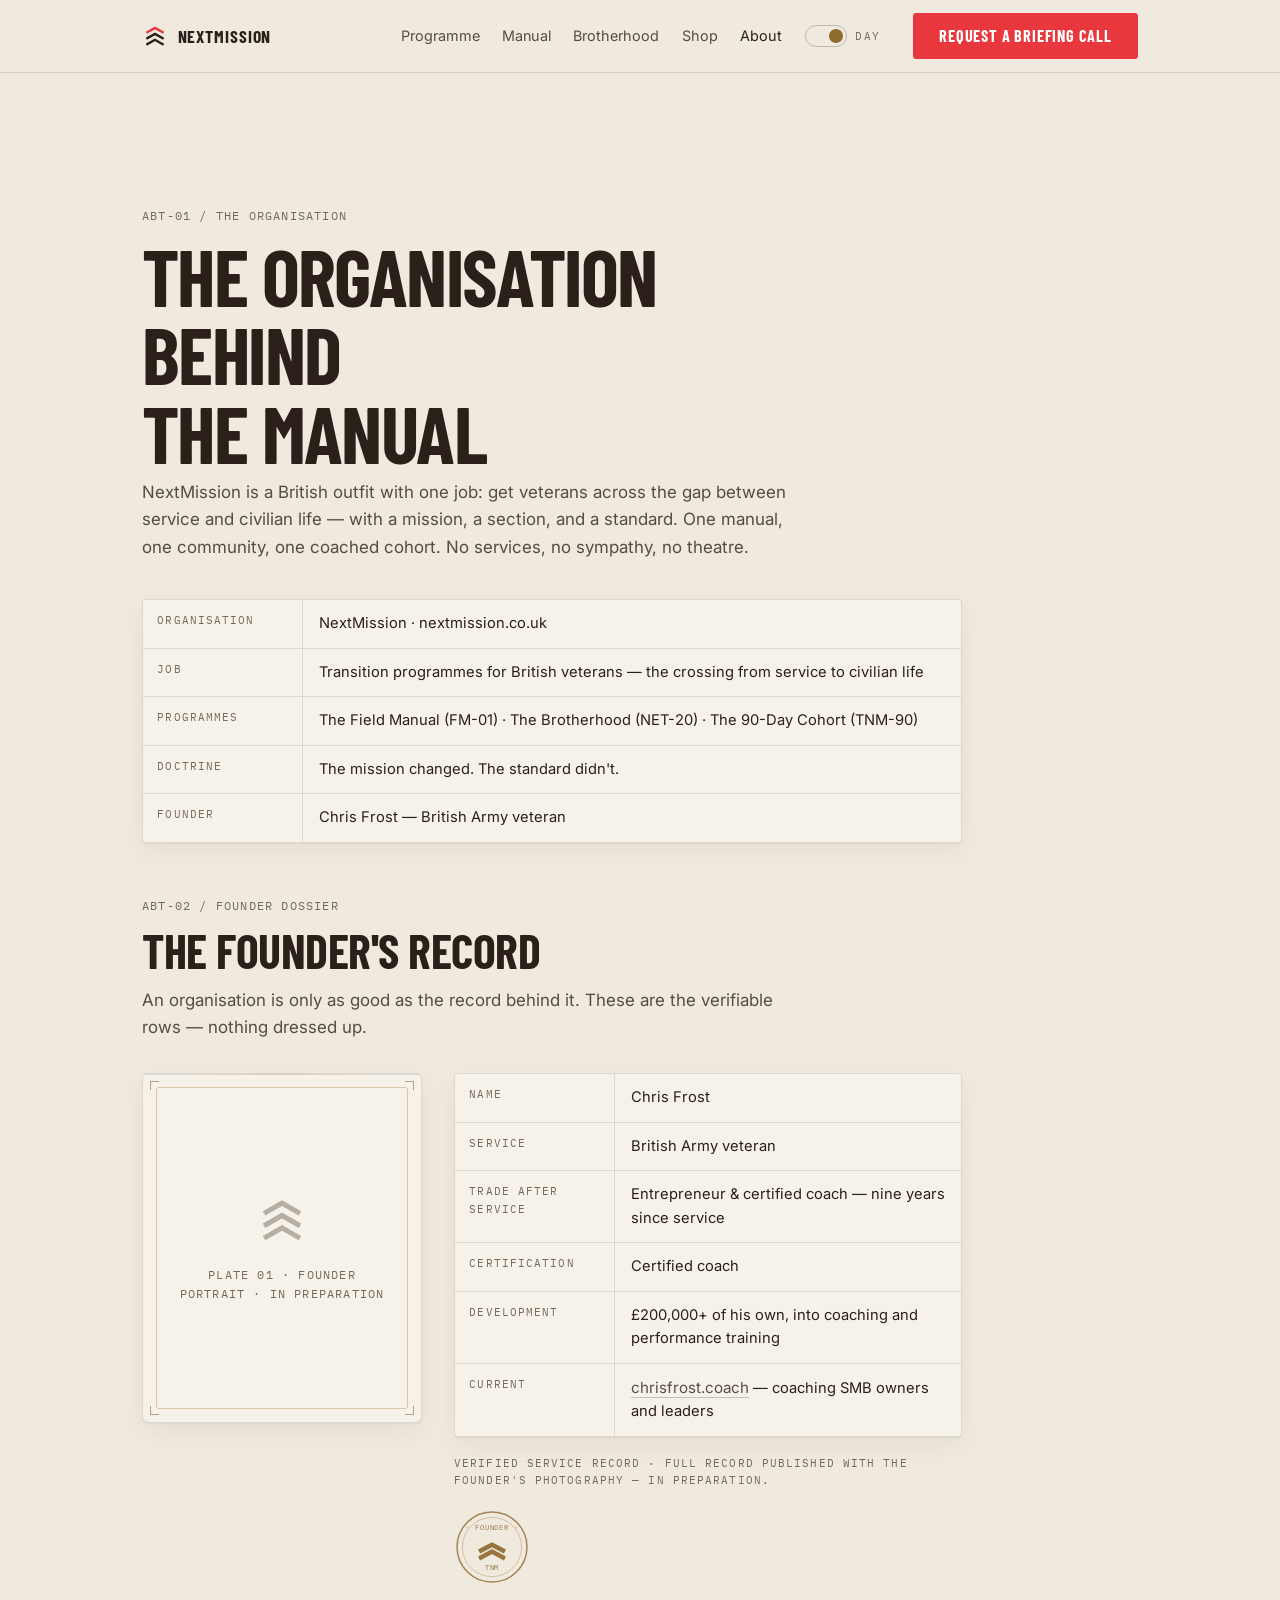
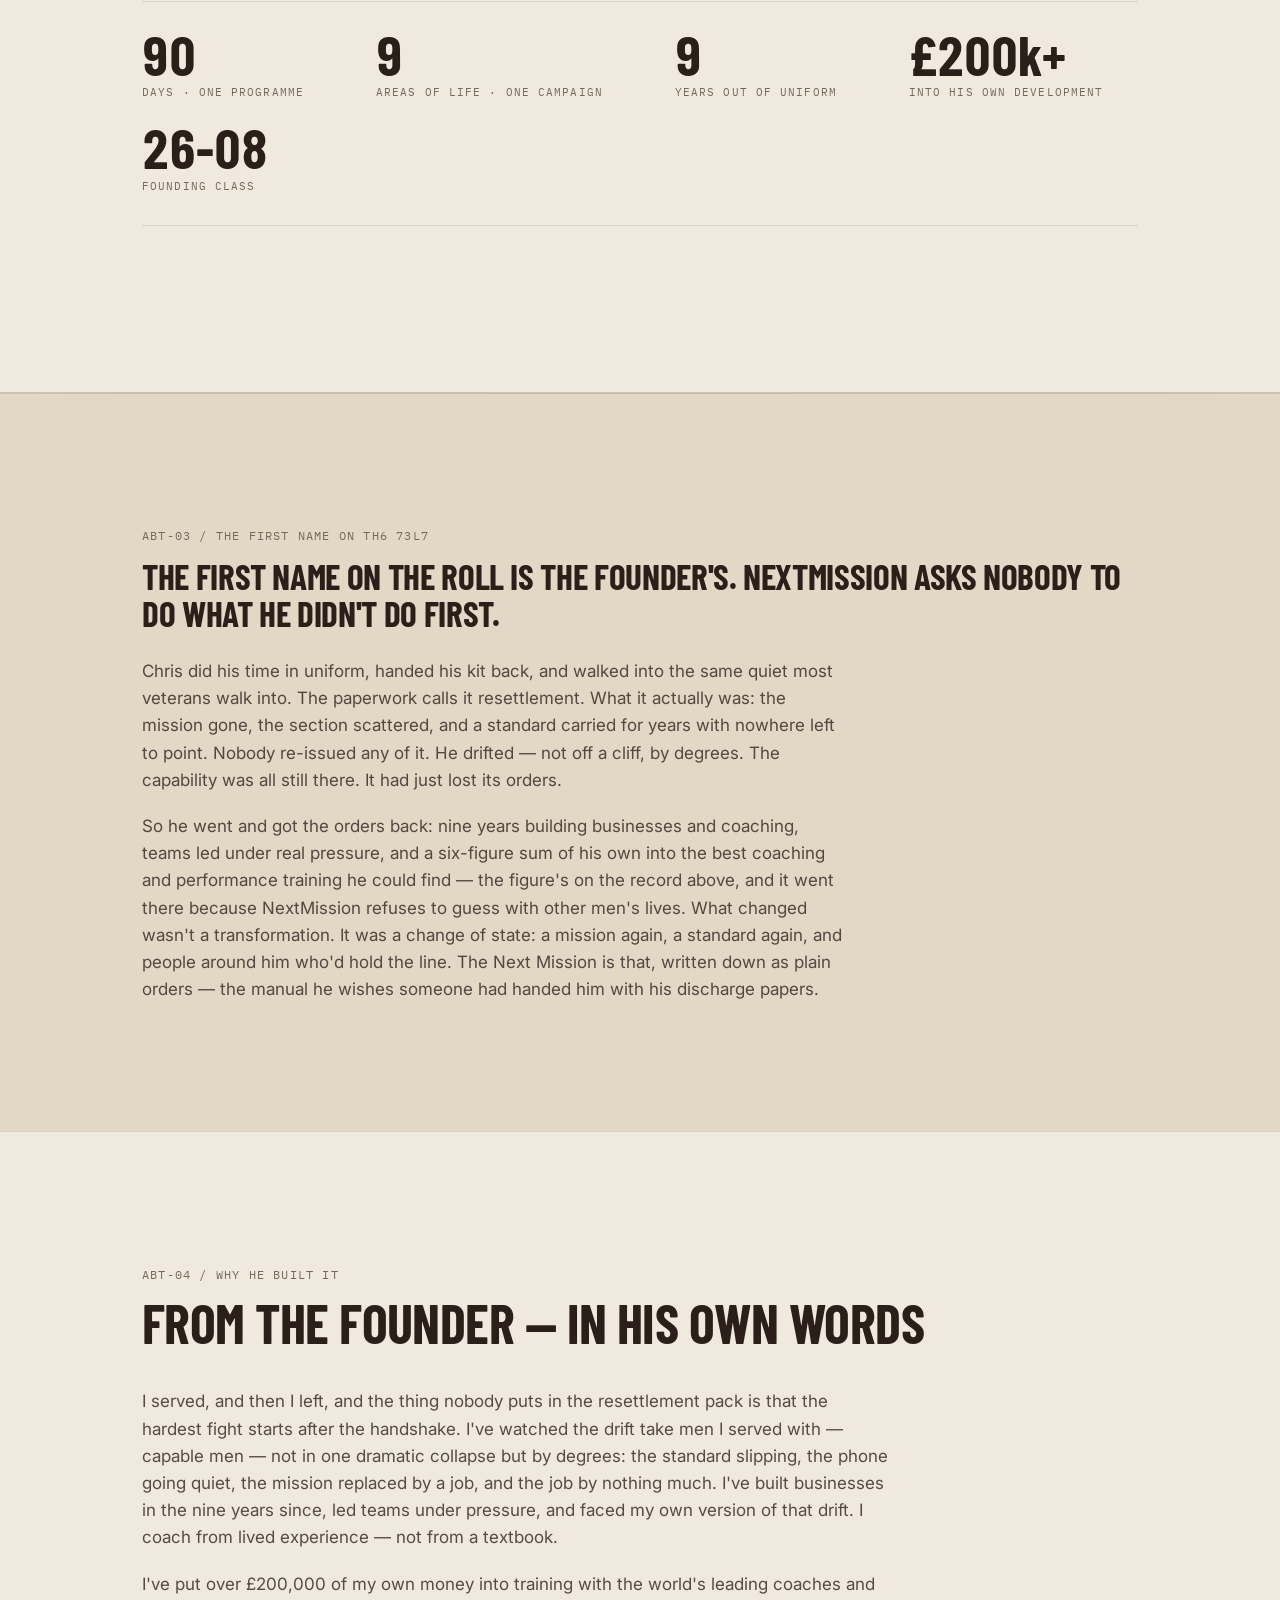
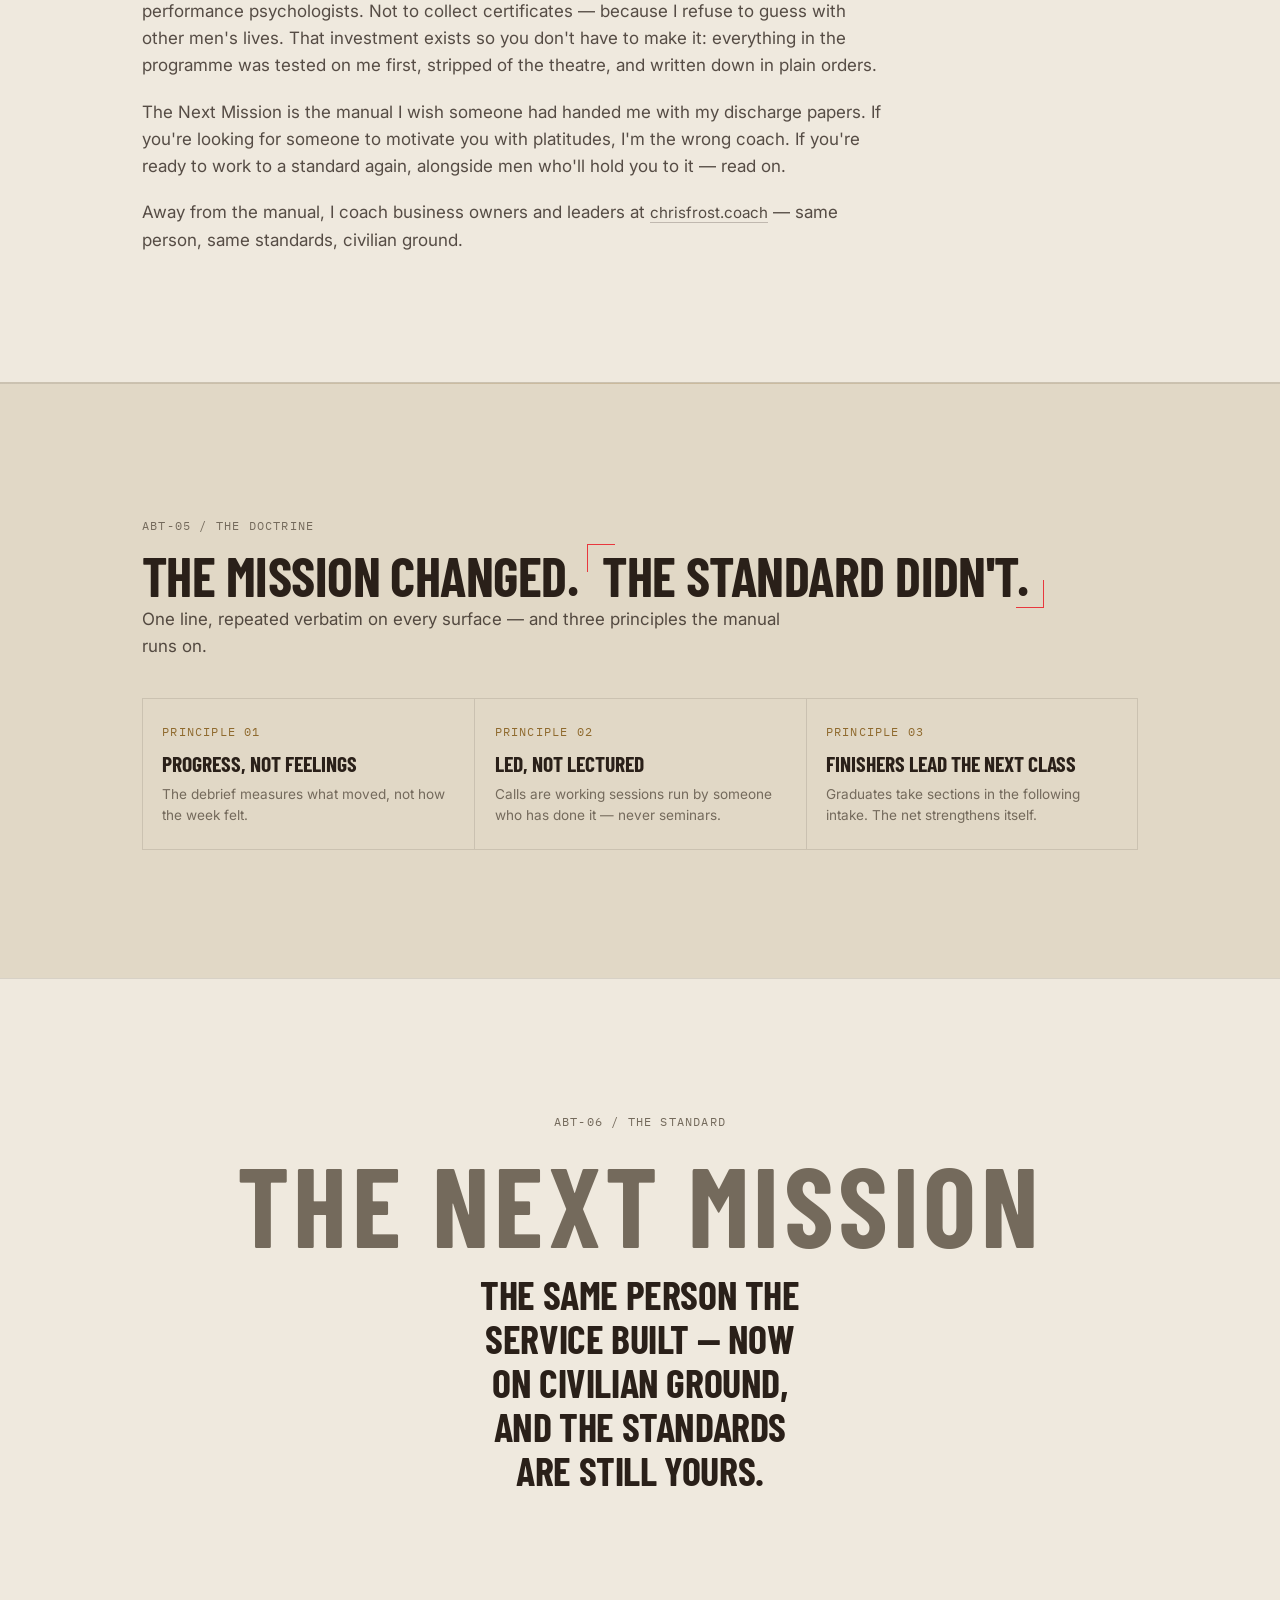
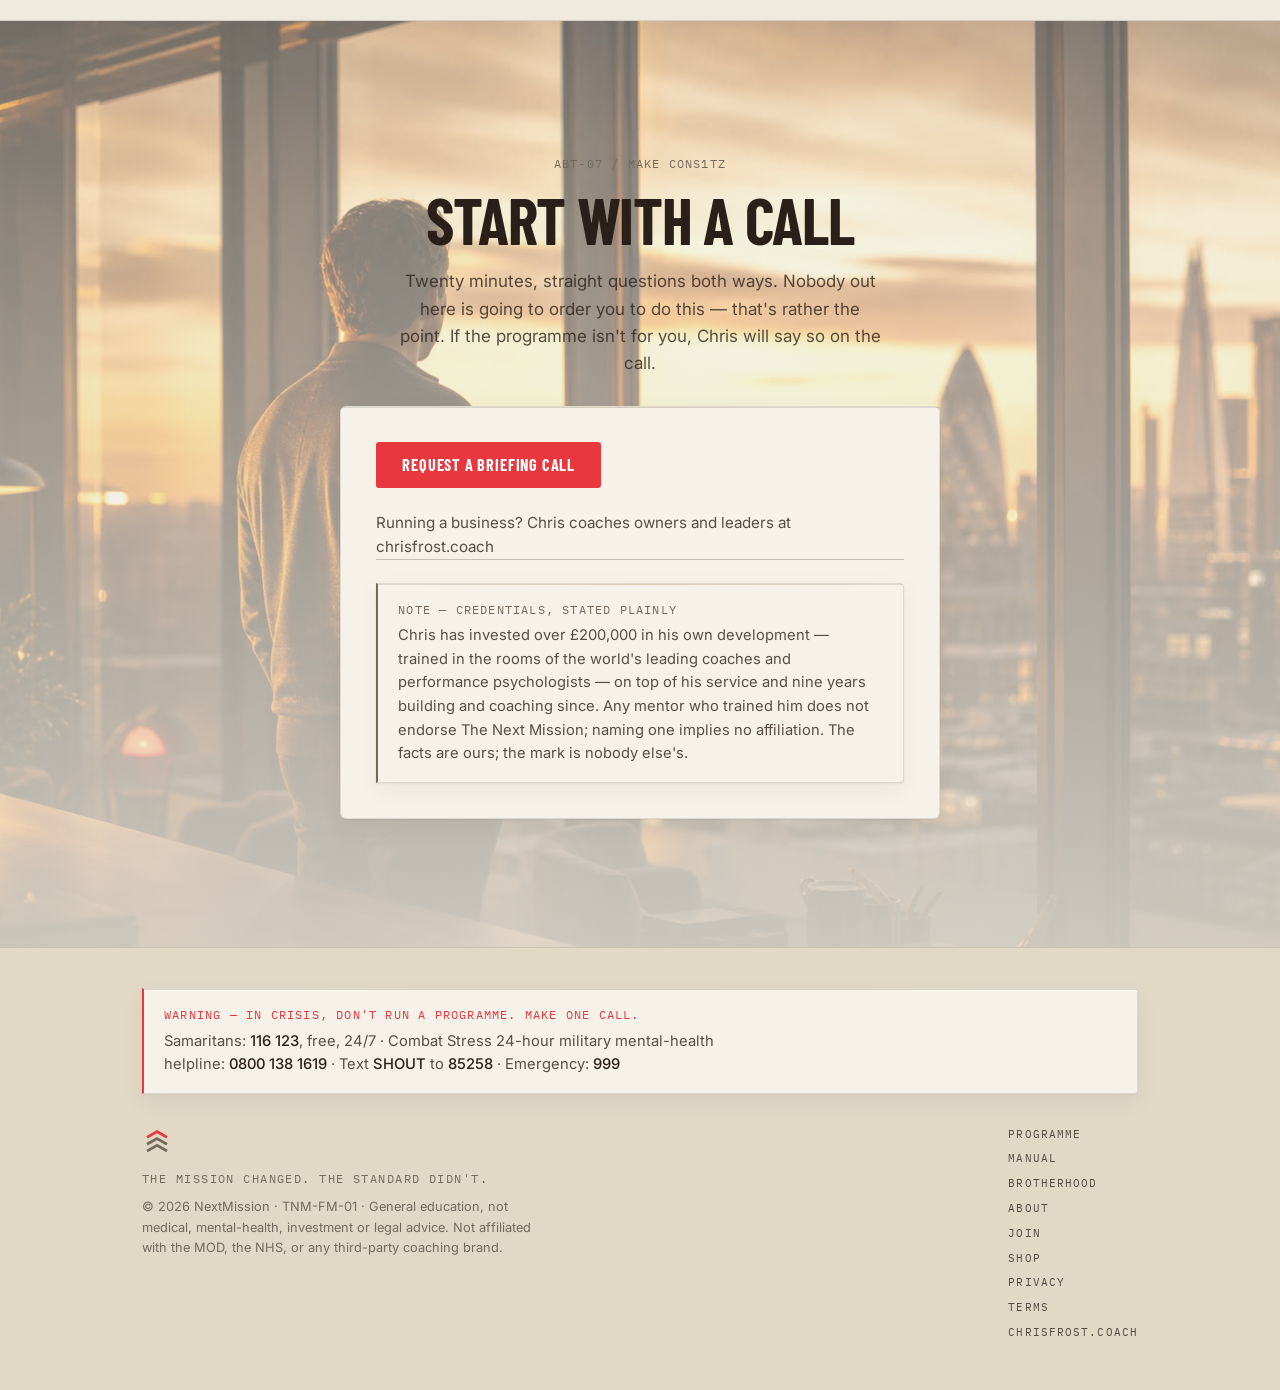
<file: about.html>
<!doctype html>
<html lang="en-GB">
<head>
<meta charset="utf-8">
<meta name="viewport" content="width=device-width, initial-scale=1">
<title>About NextMission — Founded by a British Army Veteran</title>
<meta name="description" content="NextMission is the organisation behind The Next Mission. Founded by Chris Frost — British Army veteran, nine years out, £200k+ into his own development. The organisation, the doctrine, and the founder's record.">
<!-- no-flash day/night init — MUST run in <head> before paint, inlined on every page -->
<script>(function(){try{var t=localStorage.getItem('tnm-theme');if(t!=='light'&&t!=='dark'){t='light';}document.documentElement.setAttribute('data-theme',t);}catch(e){}})();</script>
<meta name="theme-color" content="#EFE9DE">
<link rel="preconnect" href="https://fonts.googleapis.com">
<link rel="preconnect" href="https://fonts.gstatic.com" crossorigin>
<link href="https://fonts.googleapis.com/css2?family=Barlow+Condensed:wght@700&family=Inter:wght@400;500&family=IBM+Plex+Mono:wght@400;600&display=swap" rel="stylesheet" media="print" onload="this.media='all'">
<noscript><link href="https://fonts.googleapis.com/css2?family=Barlow+Condensed:wght@700&family=Inter:wght@400;500&family=IBM+Plex+Mono:wght@400;600&display=swap" rel="stylesheet"></noscript>
<link rel="stylesheet" href="assets/site.css">
<link rel="canonical" href="https://nextmission.co.uk/about.html">
<link rel="icon" href="assets/favicon.svg" type="image/svg+xml">
<meta property="og:site_name" content="NextMission">
<meta property="og:type" content="website">
<meta property="og:title" content="About NextMission — Founded by a British Army Veteran">
<meta property="og:description" content="NextMission is the organisation behind The Next Mission. Founded by Chris Frost — British Army veteran, nine years out, £200k+ into his own development. The organisation, the doctrine, and the founder's record.">
<meta property="og:url" content="https://nextmission.co.uk/about.html">
<meta property="og:image" content="https://nextmission.co.uk/assets/films/hero-poster.jpg">
<meta property="og:locale" content="en_GB">
<meta name="twitter:card" content="summary_large_image">
<meta name="twitter:title" content="About NextMission — Founded by a British Army Veteran">
<meta name="twitter:description" content="NextMission is the organisation behind The Next Mission. Founded by Chris Frost — British Army veteran, nine years out, £200k+ into his own development. The organisation, the doctrine, and the founder's record.">
<meta name="twitter:image" content="https://nextmission.co.uk/assets/films/hero-poster.jpg">
<script type="application/ld+json">{"@context":"https://schema.org","@type":"AboutPage","name":"About NextMission","url":"https://nextmission.co.uk/about.html","mainEntity":{"@type":"Organization","name":"NextMission","url":"https://nextmission.co.uk/","logo":"https://nextmission.co.uk/assets/favicon.svg","slogan":"The mission changed. The standard didn't.","description":"NextMission builds transition programmes for British veterans: a 90-day field manual, a standing community, and a coached cohort for the crossing from service to civilian life.","founder":{"@type":"Person","name":"Chris Frost","jobTitle":"Founder","sameAs":"https://chrisfrost.coach"},"areaServed":"GB"}}</script>
<style>
  /* page-scoped (per §8 — inline where one page needs it). Warm tokens only, no new colour;
     hairlines via --line, bronze kept quiet, one red spent on the CTA. About = the warmest
     page: the founder dossier carries the human beat, not a full-bleed hero image. */

  /* DOSSIER HERO */
  .dossier-hero h1{font-size:clamp(2.8rem,6.5vw,5rem);letter-spacing:-.02em;line-height:.98;margin:.5rem 0 .5rem;max-width:15ch}
  .dossier-hero .lead{margin-bottom:2.4rem}
  .dossier{align-items:start}
  .rec-col{position:relative}
  .record-foot{display:flex;justify-content:space-between;align-items:center;gap:1.2rem;margin-top:1.1rem;flex-wrap:wrap}
  .record-foot .fig-cap{margin-top:0}

  /* FOUNDER PORTRAIT — honest holding frame (registration marks, brass rule, IN PREPARATION).
     Chris's real face is never AI-faked (§7/§9.3); this holds the plate with dignity until shot. */
  .portrait-plate{position:relative;aspect-ratio:4/5;background:var(--raised);border:1px solid var(--line);border-radius:6px;
    display:flex;flex-direction:column;align-items:center;justify-content:center;gap:1.1rem;text-align:center;padding:1.6rem;overflow:hidden;box-shadow:var(--lift);color:var(--t-meta)}
  .portrait-plate::before{content:"";position:absolute;top:0;left:0;right:0;height:1px;background:var(--edge);pointer-events:none}
  .plate-rule{position:absolute;inset:13px;border:1px solid color-mix(in srgb,var(--bronze) 32%,transparent);border-radius:3px;pointer-events:none}
  .reg{position:absolute;width:9px;height:9px;border:1.5px solid var(--bronze);opacity:.6;pointer-events:none}
  .reg.tl{top:7px;left:7px;border-right:0;border-bottom:0}
  .reg.tr{top:7px;right:7px;border-left:0;border-bottom:0}
  .reg.bl{bottom:7px;left:7px;border-right:0;border-top:0}
  .reg.br{bottom:7px;right:7px;border-left:0;border-top:0}
  .portrait-plate .face-mark{width:54px;opacity:.5;position:relative;z-index:1}
  .portrait-plate .code{position:relative;z-index:1;padding:0 .5rem;line-height:1.6}

  /* EMBOSSED BRASS SEAL (§5 #16) — presses in once on entry (it sits above the fold),
     a stamp hitting paper; static/already-pressed under reduced-motion. Bronze on the file,
     never paired with red in-component. */
  .seal{width:76px;height:76px;flex:none;color:var(--bronze);transform-origin:center;
    animation:seal-press .55s var(--ease) both}
  .seal svg{width:100%;height:100%;display:block}
  .seal .ring{fill:none;stroke:currentColor;stroke-width:2;opacity:.85}
  .seal .ring.inner{opacity:.45;stroke-width:1}
  .seal .seal-txt{fill:currentColor;font-family:var(--font-mono);font-size:9px;letter-spacing:.14em}
  .seal .seal-chev{fill:none;stroke:currentColor;stroke-width:6}
  @keyframes seal-press{
    0%{transform:scale(1.06);opacity:0;filter:drop-shadow(0 5px 12px rgba(20,15,11,.5))}
    55%{opacity:.92}
    100%{transform:scale(1);opacity:.92;filter:none}
  }
  @media(prefers-reduced-motion:reduce){.seal{animation:none;opacity:.92}}

  /* BEFORE/AFTER ⑰ — the site's one real, named proof; owned facts only, change-of-state framing */
  .roll-quote{font-family:var(--font-display);font-weight:700;text-transform:uppercase;letter-spacing:-.01em;
    line-height:1.06;color:var(--t-hi);font-size:clamp(1.5rem,3.6vw,2.2rem);max-width:24ch;margin:.6rem 0 1.6rem}
  .story p{max-width:64ch}
  .story p+p{margin-top:1.2rem}

  /* THE STANDARD — the quiet anchor wordmark + the identity-continuity thread ⑥ */
  .anchor{text-align:center}
  .anchor .code{display:inline-block;margin-bottom:1.4rem}
  .anchor-mark{font-family:var(--font-display);font-weight:700;text-transform:uppercase;letter-spacing:.04em;
    line-height:.88;font-size:clamp(2.6rem,11vw,7rem);color:var(--t-meta);max-width:none;margin:0 auto}
  .anchor-thread{font-size:clamp(1.5rem,3.8vw,2.5rem);letter-spacing:-.01em;line-height:1.1;color:var(--t-hi);
    max-width:20ch;margin:1.2rem auto 0}

  /* MAKE CONTACT — panel held on --raised so the CTA + note stay legible over the scene */
  .contact-panel{position:relative;background:var(--raised);border:1px solid var(--line);border-radius:6px;
    padding:clamp(1.4rem,4vw,2.2rem);max-width:600px;margin:1.8rem auto 0;box-shadow:var(--lift);text-align:left}
  .contact-panel::before{content:"";position:absolute;top:0;left:0;right:0;height:1px;background:var(--edge);pointer-events:none;border-radius:inherit}
  .contact-cta{display:flex;gap:1.4rem;align-items:center;flex-wrap:wrap;margin-bottom:1.4rem}
  .contact-copy{max-width:44ch;margin:0 auto}
</style>
</head>
<body>

<nav class="nav" aria-label="Main">
  <div class="nav-in">
    <a class="brand" href="index.html" aria-label="NextMission home">
      <svg width="26" height="26" viewBox="0 0 96 96" aria-hidden="true"><g fill="none" stroke-linecap="square" stroke-width="9"><path d="M20 78 L48 62 L76 78" stroke="currentColor"/><path d="M20 56 L48 40 L76 56" stroke="currentColor"/><path d="M20 34 L48 18 L76 34" stroke="#E8373D"/></g></svg>
      <b>NEXTMISSION</b>
    </a>
    <div class="nav-links">
      <a href="programme.html">Programme</a>
      <a href="manual.html">Manual</a>
      <a href="brotherhood.html">Brotherhood</a>
      <a href="shop.html">Shop</a>
      <a href="about.html" aria-current="page">About</a>
      <button class="theme-toggle" id="themetoggle" type="button" aria-pressed="true" aria-label="Switch to night mode" title="Day / Night mode">
        <span class="tt-track" aria-hidden="true"><span class="tt-thumb"></span></span>
        <span class="tt-label">Day</span>
      </button>
      <a class="btn" href="join.html#call">Request a Briefing Call</a>
    </div>
  </div>
</nav>

<main>

<!-- 01 · FOUNDER DOSSIER — Coach Dossier Panel (§5 #12): holding-frame portrait + ruled service
     record + the five provenance facts (§4g) + the Embossed Brass Seal (#16). The page's one glow
     is a neutral warm-white key light (night only; absent in day) — no red in this viewport. -->
<section class="dossier-hero glow band-air" aria-labelledby="abt-h1">
  <div class="wrap">
    <span class="code" data-scramble>ABT-01 / THE ORGANISATION</span>
    <h1 id="abt-h1">The organisation behind the manual</h1>
    <p class="lead">NextMission is a British outfit with one job: get veterans across the gap between service and civilian life — with a mission, a section, and a standard. One manual, one community, one coached cohort. No services, no sympathy, no theatre.</p>

    <div class="record" style="max-width:820px;margin:2rem 0 3rem">
      <div class="record-row"><span class="k">Organisation</span><span class="v">NextMission · nextmission.co.uk</span></div>
      <div class="record-row"><span class="k">Job</span><span class="v">Transition programmes for British veterans — the crossing from service to civilian life</span></div>
      <div class="record-row"><span class="k">Programmes</span><span class="v">The Field Manual (FM-01) · The Brotherhood (NET-20) · The 90-Day Cohort (TNM-90)</span></div>
      <div class="record-row"><span class="k">Doctrine</span><span class="v">The mission changed. The standard didn't.</span></div>
      <div class="record-row"><span class="k">Founder</span><span class="v">Chris Frost — British Army veteran</span></div>
    </div>

    <span class="code" data-scramble>ABT-02 / FOUNDER DOSSIER</span>
    <h2 style="font-size:clamp(2rem,4.5vw,3rem);margin:.5rem 0 .8rem">The founder's record</h2>
    <p class="lead" style="margin-bottom:2rem">An organisation is only as good as the record behind it. These are the verifiable rows — nothing dressed up.</p>

    <div class="dossier">
      <figure class="portrait-plate">
        <span class="plate-rule" aria-hidden="true"></span>
        <i class="reg tl" aria-hidden="true"></i><i class="reg tr" aria-hidden="true"></i>
        <i class="reg bl" aria-hidden="true"></i><i class="reg br" aria-hidden="true"></i>
        <svg class="face-mark" viewBox="0 0 96 96" aria-hidden="true"><g fill="none" stroke-linecap="square" stroke-width="9" stroke="currentColor"><path d="M20 78 L48 62 L76 78"/><path d="M20 56 L48 40 L76 56"/><path d="M20 34 L48 18 L76 34"/></g></svg>
        <figcaption class="code">PLATE 01 · FOUNDER PORTRAIT · IN PREPARATION</figcaption>
      </figure>

      <div class="rec-col">
        <div class="record">
          <div class="record-row"><span class="k">Name</span><span class="v">Chris Frost</span></div>
          <div class="record-row"><span class="k">Service</span><span class="v">British Army veteran</span></div>
          <div class="record-row"><span class="k">Trade after service</span><span class="v">Entrepreneur &amp; certified coach — nine years since service</span></div>
          <div class="record-row"><span class="k">Certification</span><span class="v">Certified coach</span></div>
          <div class="record-row"><span class="k">Development</span><span class="v">£200,000+ of his own, into coaching and performance training</span></div>
          <div class="record-row"><span class="k">Current</span><span class="v"><a class="textlink" href="https://chrisfrost.coach">chrisfrost.coach</a> — coaching SMB owners and leaders</span></div>
        </div>
        <div class="record-foot">
          <p class="fig-cap">Verified service record · full record published with the founder's photography — in preparation.</p>
          <div class="seal" aria-hidden="true">
            <svg viewBox="0 0 100 100">
              <circle class="ring" cx="50" cy="50" r="46"/>
              <circle class="ring inner" cx="50" cy="50" r="39"/>
              <g class="seal-chev" transform="translate(0,5)"><path d="M33 60 L50 51 L67 60"/><path d="M33 51 L50 42 L67 51"/></g>
              <text class="seal-txt" x="50" y="27" text-anchor="middle">· FOUNDER ·</text>
              <text class="seal-txt" x="50" y="80" text-anchor="middle">TNM</text>
            </svg>
          </div>
        </div>
      </div>
    </div>

    <div class="provenance" role="list" aria-label="Founder provenance">
      <div class="prov" role="listitem"><b>90</b><span>Days · one programme</span></div>
      <div class="prov" role="listitem"><b>9</b><span>Areas of life · one campaign</span></div>
      <div class="prov" role="listitem"><b>9</b><span>Years out of uniform</span></div>
      <div class="prov" role="listitem"><b>£200k+</b><span>Into his own development</span></div>
      <div class="prov" role="listitem"><b>26-08</b><span>Founding class</span></div>
    </div>
  </div>
</section>

<!-- 02 · BEFORE / AFTER ⑰ — the load-bearing proof: the one real, named story we own now.
     Owned facts only, change-of-state framing ⑧, no "transformation", no numbers he can't stand behind. -->
<section class="band-doc" aria-labelledby="abt-h2">
  <div class="wrap reveal story">
    <span class="code" data-scramble>ABT-03 / THE FIRST NAME ON THE ROLL</span>
    <p class="roll-quote" id="abt-h2">The first name on the roll is the founder's. NextMission asks nobody to do what he didn't do first.</p>
    <p>Chris did his time in uniform, handed his kit back, and walked into the same quiet most veterans walk into. The paperwork calls it resettlement. What it actually was: the mission gone, the section scattered, and a standard carried for years with nowhere left to point. Nobody re-issued any of it. He drifted — not off a cliff, by degrees. The capability was all still there. It had just lost its orders.</p>
    <p>So he went and got the orders back: nine years building businesses and coaching, teams led under real pressure, and a six-figure sum of his own into the best coaching and performance training he could find — the figure's on the record above, and it went there because NextMission refuses to guess with other men's lives. What changed wasn't a transformation. It was a change of state: a mission again, a standard again, and people around him who'd hold the line. The Next Mission is that, written down as plain orders — the manual he wishes someone had handed him with his discharge papers.</p>
  </div>
</section>

<!-- 03 · WHY I BUILT THIS — first person, plain Inter, kept verbatim (§6/about item 2) -->
<section class="band-air" aria-labelledby="abt-h3">
  <div class="wrap reveal">
    <div class="sec-head">
      <span class="code" data-scramble>ABT-04 / WHY HE BUILT IT</span>
      <h2 id="abt-h3">From the founder — in his own words</h2>
    </div>
    <p>I served, and then I left, and the thing nobody puts in the resettlement pack is that the hardest fight starts after the handshake. I've watched the drift take men I served with — capable men — not in one dramatic collapse but by degrees: the standard slipping, the phone going quiet, the mission replaced by a job, and the job by nothing much. I've built businesses in the nine years since, led teams under pressure, and faced my own version of that drift. I coach from lived experience — not from a textbook.</p>
    <p style="margin-top:1.2rem">I've put over £200,000 of my own money into training with the world's leading coaches and performance psychologists. Not to collect certificates — because I refuse to guess with other men's lives. That investment exists so you don't have to make it: everything in the programme was tested on me first, stripped of the theatre, and written down in plain orders.</p>
    <p style="margin-top:1.2rem">The Next Mission is the manual I wish someone had handed me with my discharge papers. If you're looking for someone to motivate you with platitudes, I'm the wrong coach. If you're ready to work to a standard again, alongside men who'll hold you to it — read on.</p>
    <p style="margin-top:1.2rem">Away from the manual, I coach business owners and leaders at <a class="textlink" href="https://chrisfrost.coach">chrisfrost.coach</a> — same person, same standards, civilian ground.</p>
  </div>
</section>

<!-- 04 · THE DOCTRINE — the line + three principles (kept). One crosshair per page lives here. -->
<section class="band-doc" aria-labelledby="abt-h4">
  <div class="wrap reveal">
    <div class="sec-head">
      <span class="code" data-scramble>ABT-05 / THE DOCTRINE</span>
      <h2 id="abt-h4">The mission changed. <span class="crosshair">The standard didn't.</span></h2>
      <p class="lead">One line, repeated verbatim on every surface — and three principles the manual runs on.</p>
    </div>
    <div class="phases">
      <div class="phase">
        <span class="code">PRINCIPLE 01</span>
        <b>Progress, not feelings</b>
        <small>The debrief measures what moved, not how the week felt.</small>
      </div>
      <div class="phase">
        <span class="code">PRINCIPLE 02</span>
        <b>Led, not lectured</b>
        <small>Calls are working sessions run by someone who has done it — never seminars.</small>
      </div>
      <div class="phase">
        <span class="code">PRINCIPLE 03</span>
        <b>Finishers lead the next class</b>
        <small>Graduates take sections in the following intake. The net strengthens itself.</small>
      </div>
    </div>
  </div>
</section>

<!-- 05 · THE STANDARD — the quiet anchor wordmark + identity-continuity thread ⑥ -->
<section class="band-air" aria-labelledby="abt-h5">
  <div class="wrap reveal anchor">
    <span class="code" data-scramble>ABT-06 / THE STANDARD</span>
    <p class="anchor-mark" aria-hidden="true">The Next Mission</p>
    <h2 class="anchor-thread" id="abt-h5">The same person the service built — now on civilian ground, and the standards are still yours.</h2>
  </div>
</section>

<!-- 06 · MAKE CONTACT — the single armed CTA to /join + the chrisfrost.coach cross-link, over an
     atmospheric scene (hero-05-boardroom · civilian ground, mood only). The one surface where the
     credentials may be stated, with the standing non-endorsement note (BRAND §8). -->
<section class="band-scene" aria-labelledby="abt-h6">
  <div class="scene-media" aria-hidden="true">
    <img src="assets/scenes/hero-05-boardroom.jpg" alt="" width="1600" height="900" loading="lazy" decoding="async">
  </div>
  <span class="scene-scrim center" aria-hidden="true"></span>
  <div class="wrap reveal" style="text-align:center">
    <span class="code" data-scramble>ABT-07 / MAKE CONTACT</span>
    <h2 id="abt-h6" class="big" style="margin:.7rem 0 1rem">Start with a call</h2>
    <p class="lead contact-copy">Twenty minutes, straight questions both ways. Nobody out here is going to order you to do this — that's rather the point. If the programme isn't for you, Chris will say so on the call.</p>
    <div class="contact-panel">
      <div class="contact-cta">
        <a class="btn" href="join.html#call">Request a Briefing Call</a>
        <a class="textlink" href="https://chrisfrost.coach">Running a business? Chris coaches owners and leaders at chrisfrost.coach</a>
      </div>
      <div class="advisory">
        <span class="code">NOTE — CREDENTIALS, STATED PLAINLY</span>
        <p>Chris has invested over £200,000 in his own development — trained in the rooms of the world's leading coaches and performance psychologists — on top of his service and nine years building and coaching since. Any mentor who trained him does not endorse The Next Mission; naming one implies no affiliation. The facts are ours; the mark is nobody else's.</p>
      </div>
    </div>
  </div>
</section>

</main>

<!-- FOOTER -->
<footer>
  <div class="wrap">
    <div class="advisory signal" style="margin-bottom:2rem;max-width:none">
      <span class="code">WARNING — IN CRISIS, DON'T RUN A PROGRAMME. MAKE ONE CALL.</span>
      <p>Samaritans: <strong>116 123</strong>, free, 24/7 · Combat Stress 24-hour military mental-health helpline: <strong>0800 138 1619</strong> · Text <strong>SHOUT</strong> to <strong>85258</strong> · Emergency: <strong>999</strong></p>
    </div>
    <div class="foot">
      <div>
        <svg width="30" height="30" viewBox="0 0 96 96" aria-hidden="true"><g fill="none" stroke-linecap="square" stroke-width="9"><path d="M20 78 L48 62 L76 78" stroke="currentColor"/><path d="M20 56 L48 40 L76 56" stroke="currentColor"/><path d="M20 34 L48 18 L76 34" stroke="#E8373D"/></g></svg>
        <p class="doctrine" style="margin-top:.8rem">THE MISSION CHANGED. THE STANDARD DIDN'T.</p>
        <p class="fine">© 2026 NextMission · TNM-FM-01 · General education, not medical, mental-health, investment or legal advice. Not affiliated with the MOD, the NHS, or any third-party coaching brand.</p>
      </div>
      <nav aria-label="Footer">
        <a href="programme.html">PROGRAMME</a>
        <a href="manual.html">MANUAL</a>
        <a href="brotherhood.html">BROTHERHOOD</a>
        <a href="about.html">ABOUT</a>
        <a href="join.html">JOIN</a>
        <a href="shop.html">SHOP</a>
        <a href="privacy.html">PRIVACY</a>
        <a href="terms.html">TERMS</a>
        <a href="https://chrisfrost.coach">CHRISFROST.COACH</a>
      </nav>
    </div>
  </div>
</footer>

<script src="assets/site.js"></script>
</body>
</html>
</file>
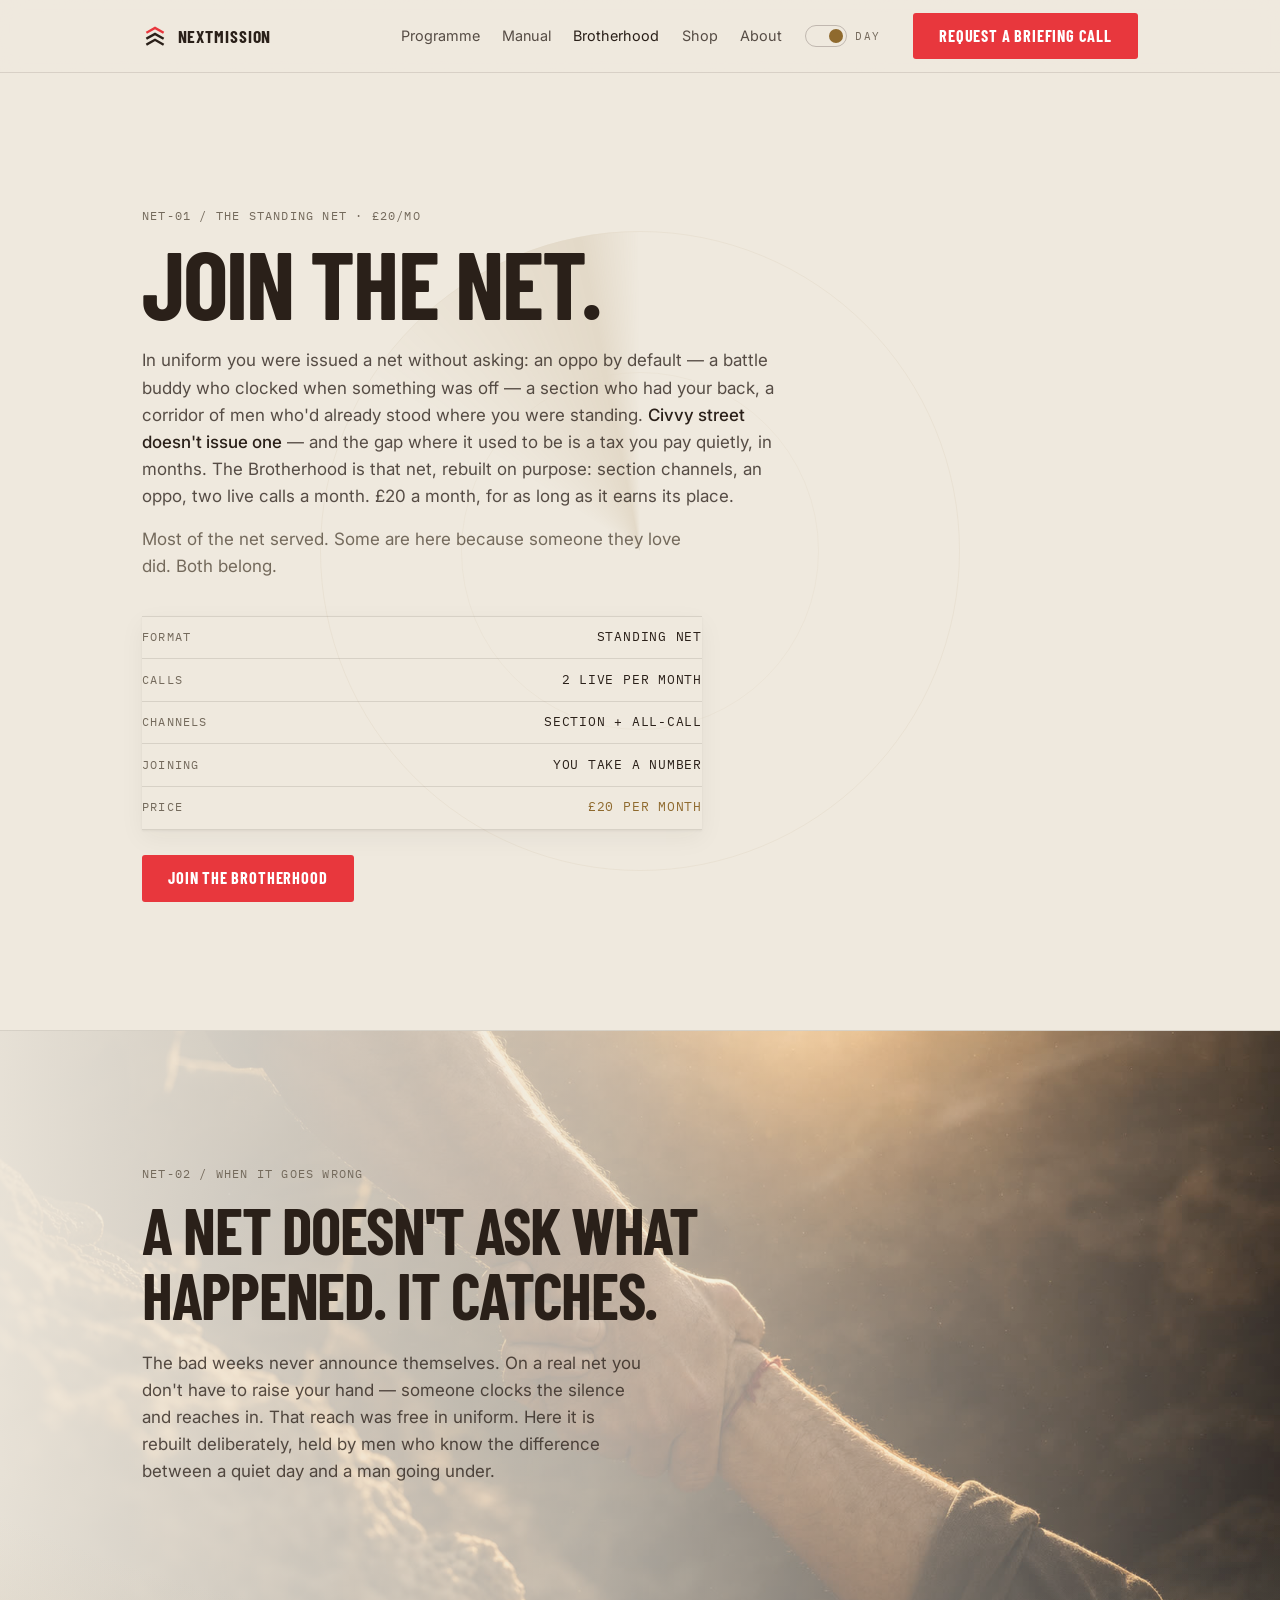
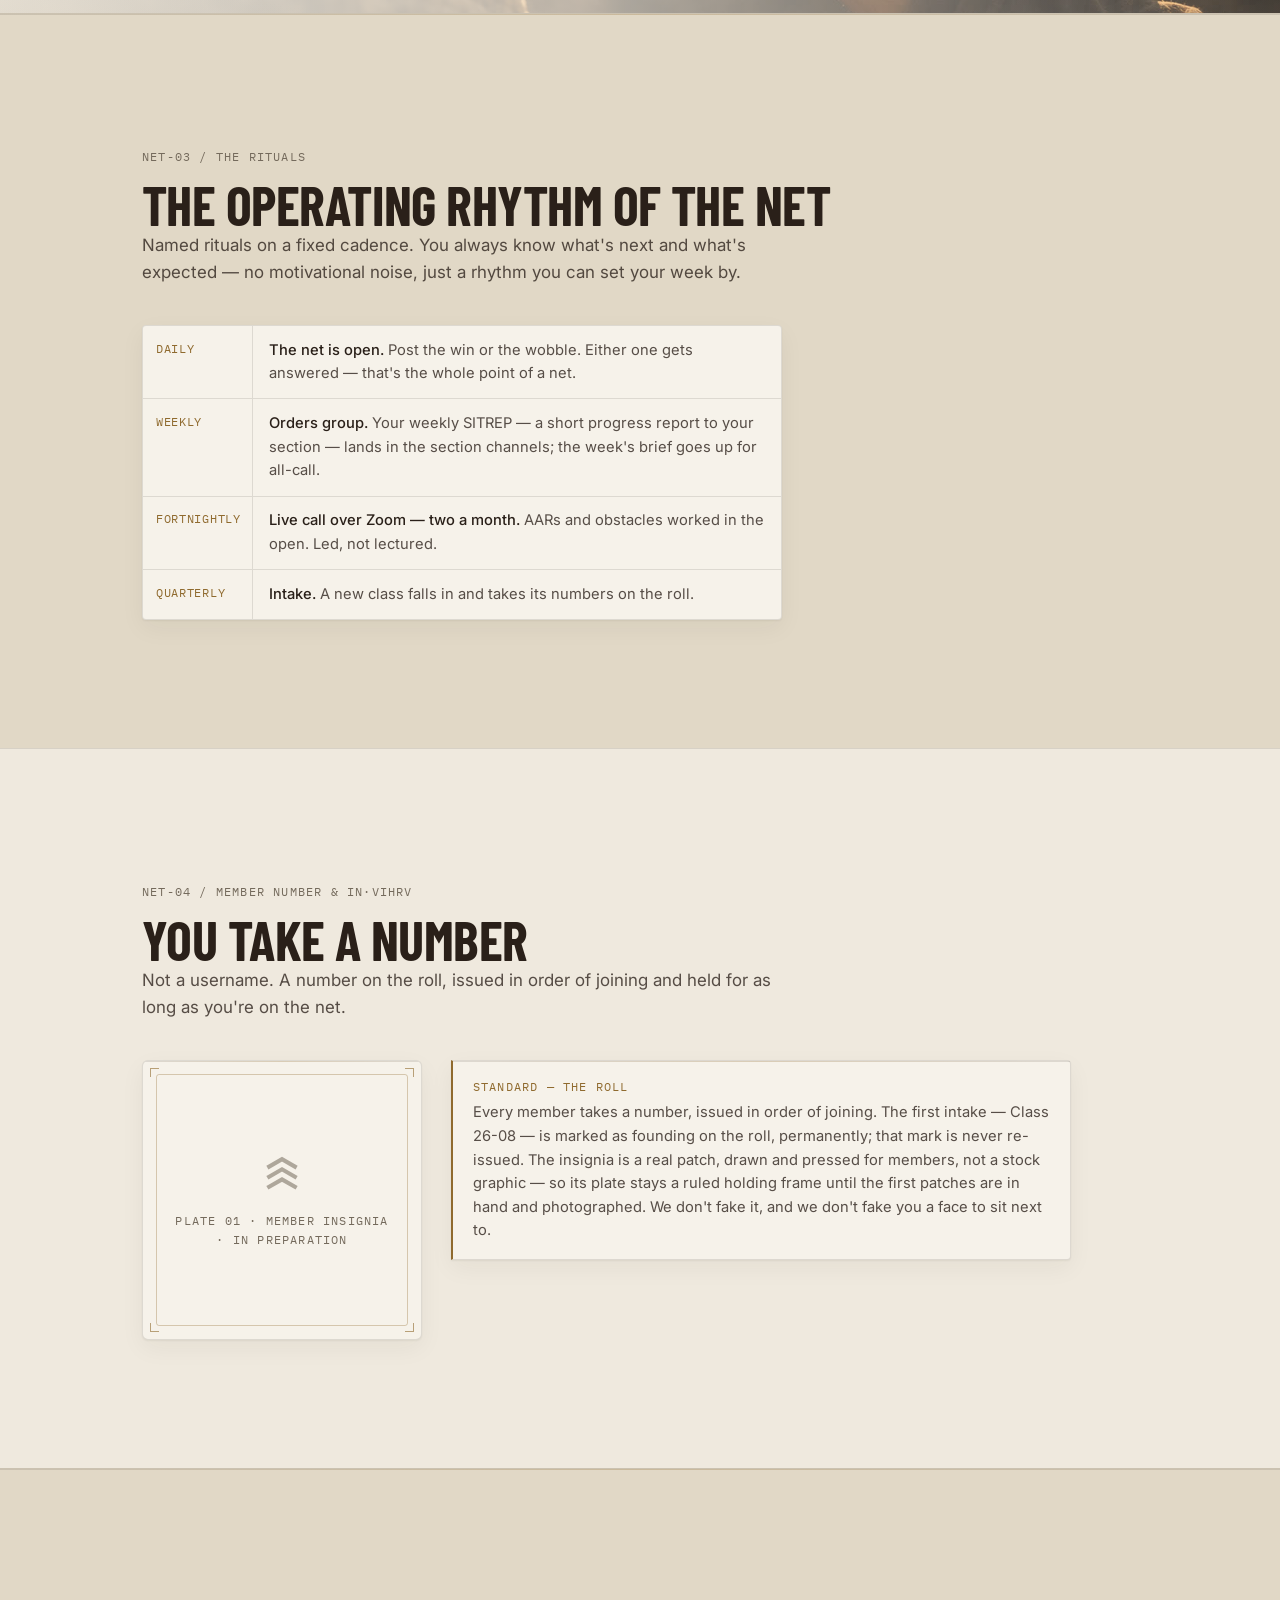
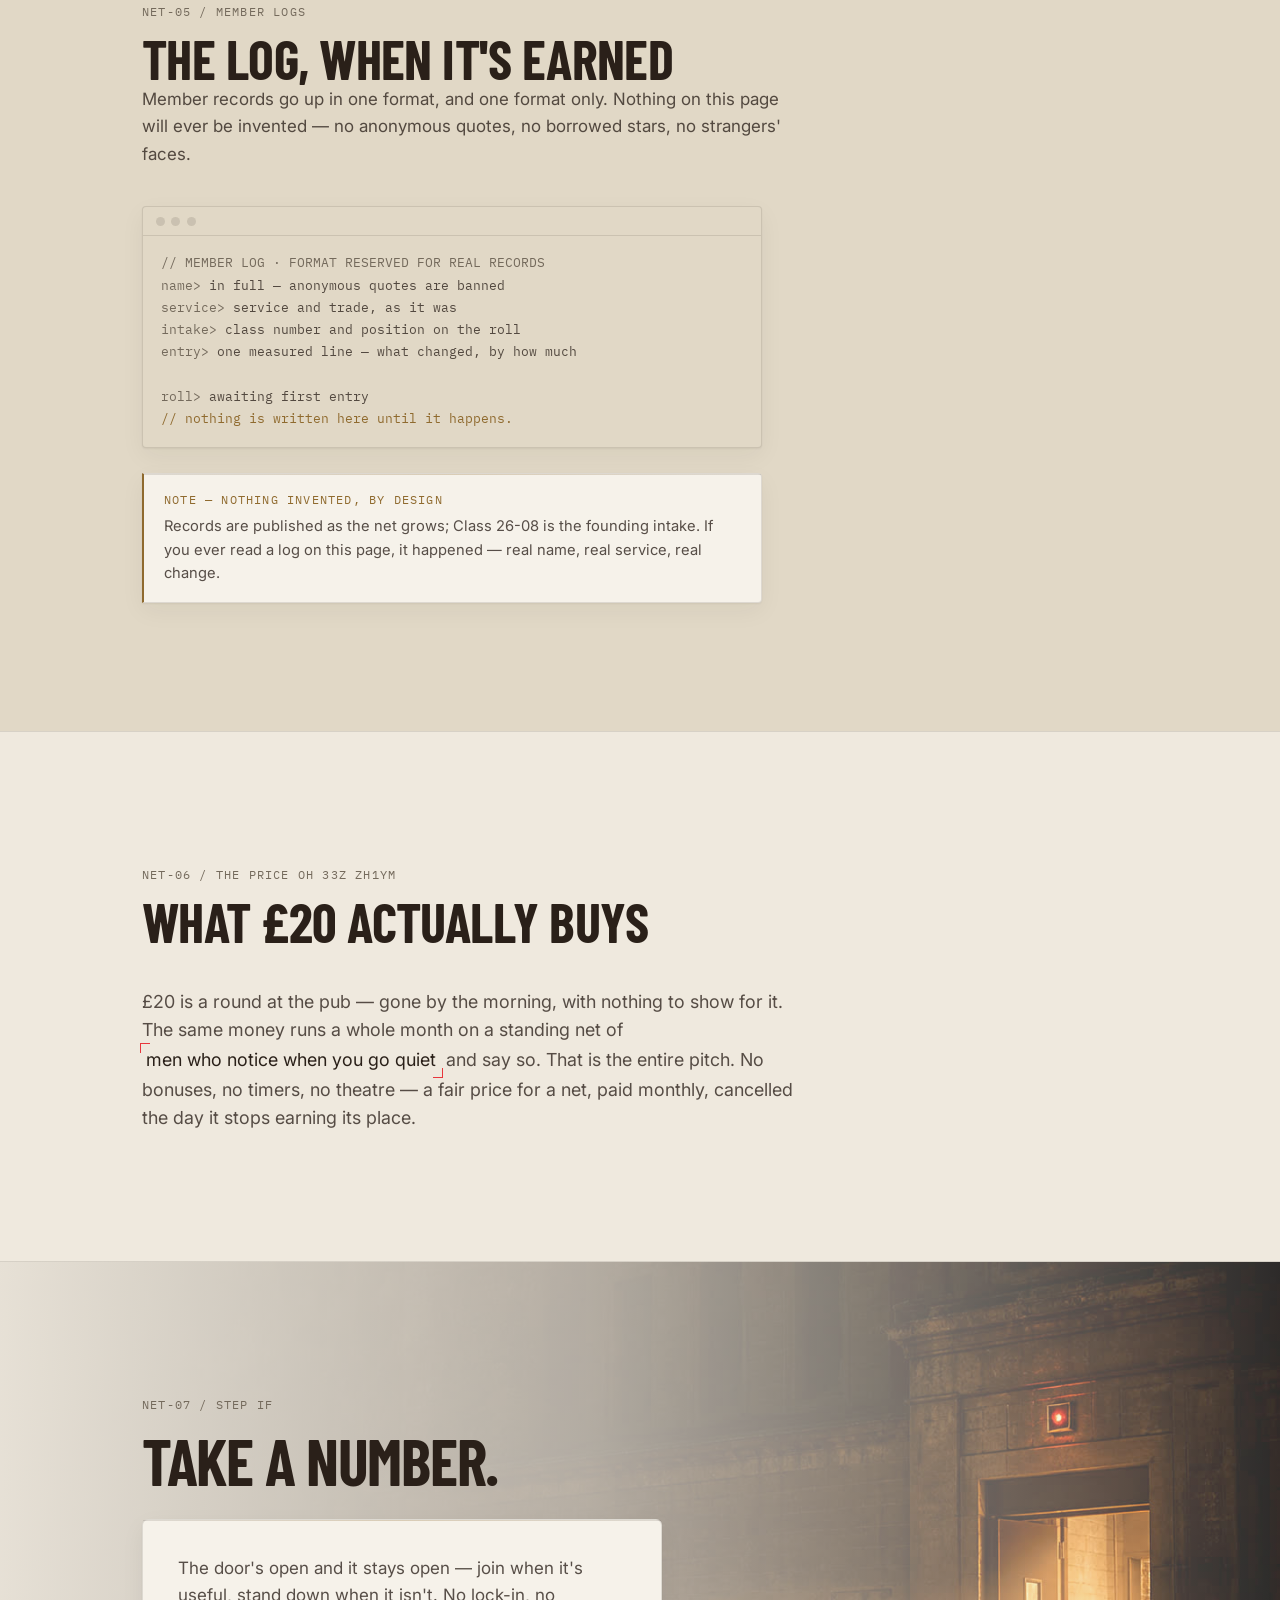
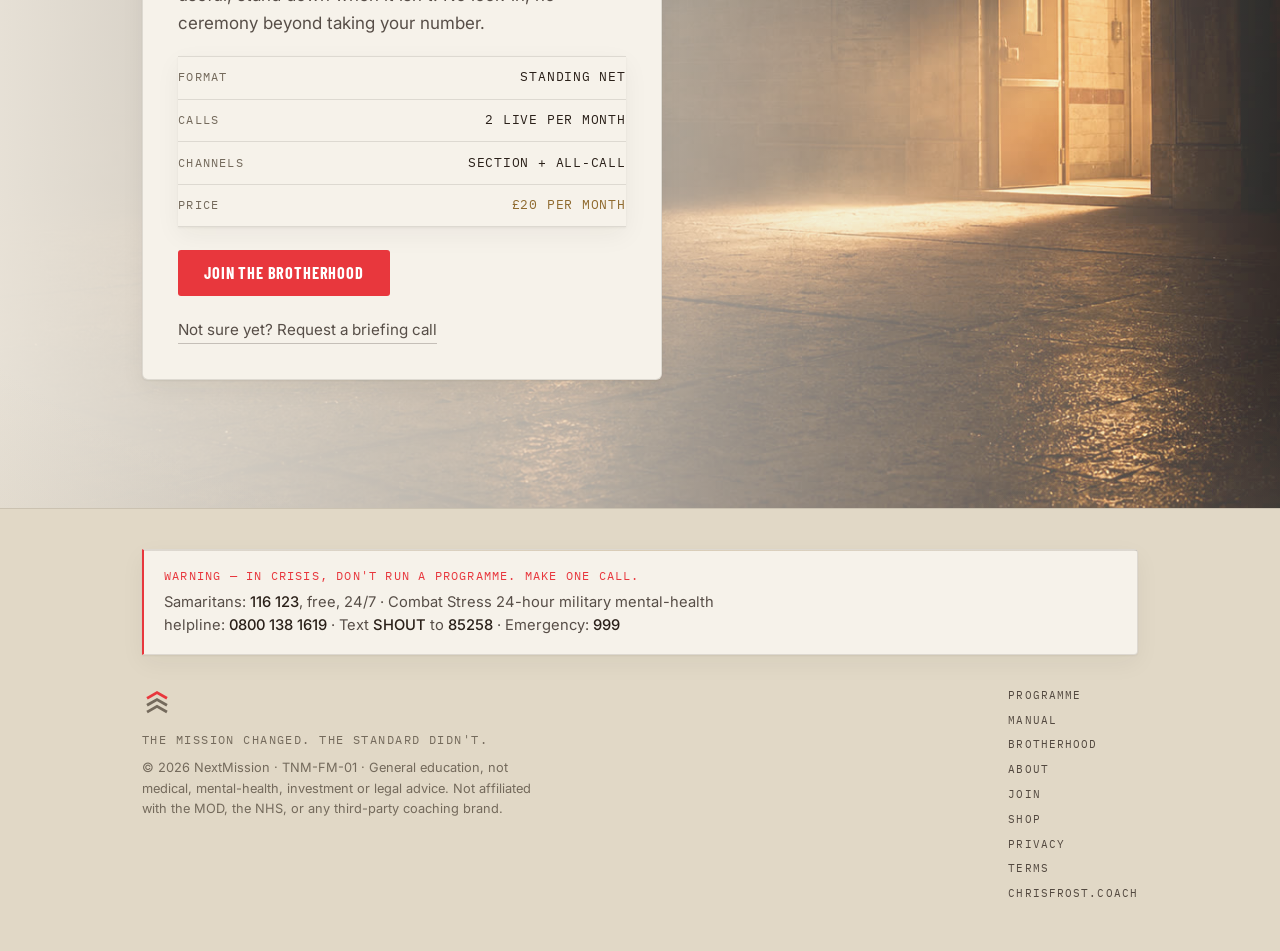
<file: brotherhood.html>
<!doctype html>
<html lang="en-GB">
<head>
<meta charset="utf-8">
<meta name="viewport" content="width=device-width, initial-scale=1">
<title>The Brotherhood — UK Veteran Community, £20/month | NextMission</title>
<meta name="description" content="The Brotherhood is NextMission's standing net for British veterans: section channels, an oppo who notices, two live calls a month. £20 a month, leave any time.">
<!-- no-flash day/night init — MUST run in <head> before paint, inlined on every page -->
<script>(function(){try{var t=localStorage.getItem('tnm-theme');if(t!=='light'&&t!=='dark'){t='light';}document.documentElement.setAttribute('data-theme',t);}catch(e){}})();</script>
<meta name="theme-color" content="#EFE9DE">
<link rel="preconnect" href="https://fonts.googleapis.com">
<link rel="preconnect" href="https://fonts.gstatic.com" crossorigin>
<link href="https://fonts.googleapis.com/css2?family=Barlow+Condensed:wght@700&family=Inter:wght@400;500&family=IBM+Plex+Mono:wght@400;600&display=swap" rel="stylesheet" media="print" onload="this.media='all'">
<noscript><link href="https://fonts.googleapis.com/css2?family=Barlow+Condensed:wght@700&family=Inter:wght@400;500&family=IBM+Plex+Mono:wght@400;600&display=swap" rel="stylesheet"></noscript>
<link rel="stylesheet" href="assets/site.css">
<link rel="canonical" href="https://nextmission.co.uk/brotherhood.html">
<link rel="icon" href="assets/favicon.svg" type="image/svg+xml">
<meta property="og:site_name" content="NextMission">
<meta property="og:type" content="website">
<meta property="og:title" content="The Brotherhood — UK Veteran Community, £20/month | NextMission">
<meta property="og:description" content="The Brotherhood is NextMission's standing net for British veterans: section channels, an oppo who notices, two live calls a month. £20 a month, leave any time.">
<meta property="og:url" content="https://nextmission.co.uk/brotherhood.html">
<meta property="og:image" content="https://nextmission.co.uk/assets/films/hero-poster.jpg">
<meta property="og:locale" content="en_GB">
<meta name="twitter:card" content="summary_large_image">
<meta name="twitter:title" content="The Brotherhood — UK Veteran Community, £20/month | NextMission">
<meta name="twitter:description" content="The Brotherhood is NextMission's standing net for British veterans: section channels, an oppo who notices, two live calls a month. £20 a month, leave any time.">
<meta name="twitter:image" content="https://nextmission.co.uk/assets/films/hero-poster.jpg">
<script type="application/ld+json">{"@context":"https://schema.org","@type":"Product","name":"The Brotherhood — NextMission community membership","description":"Standing community for British veterans: section channels, two live calls a month, an oppo who notices.","brand":{"@type":"Brand","name":"NextMission"},"offers":{"@type":"Offer","price":"20","priceCurrency":"GBP","url":"https://nextmission.co.uk/join.html"}}</script>
<style>
  /* page-scoped (per §8 — inline where one page needs it). Warm tokens only, no new colour;
     hairlines via --line, bronze kept quiet, one red spent on the CTA. */

  /* HERO — the radar/net nested for depth; content sits above the sweep + the one glow */
  .radar-wrap .wrap{position:relative;z-index:2}
  .hero-net{max-width:760px}
  .hero-net h1{font-size:clamp(3rem,8vw,6rem);letter-spacing:-.02em;line-height:.96;margin-top:.5rem}
  .radar-wrap .spec{margin-top:2.2rem}

  /* two-column insignia + roll */
  .netgrid{display:grid;gap:1.8rem;grid-template-columns:1fr;align-items:start;margin-top:1.8rem}
  @media(min-width:760px){.netgrid{grid-template-columns:280px 1fr}}

  /* INSIGNIA holding frame — brass-ruled, corner registration marks, "IN PREPARATION".
     A real patch (like Chris's face) is never AI-faked (§7/§9.3): this holds the slot honestly. */
  .plate{position:relative;aspect-ratio:1/1;max-width:280px;width:100%;background:var(--raised);border:1px solid var(--line);border-radius:6px;
    display:flex;flex-direction:column;align-items:center;justify-content:center;gap:1rem;text-align:center;padding:1.5rem;overflow:hidden;box-shadow:var(--lift);color:var(--t-meta)}
  .plate::before{content:"";position:absolute;top:0;left:0;right:0;height:1px;background:var(--edge);pointer-events:none}
  .plate-rule{position:absolute;inset:13px;border:1px solid color-mix(in srgb,var(--bronze) 32%,transparent);border-radius:3px;pointer-events:none}
  .reg{position:absolute;width:9px;height:9px;border:1.5px solid var(--bronze);opacity:.6;pointer-events:none}
  .reg.tl{top:7px;left:7px;border-right:0;border-bottom:0}
  .reg.tr{top:7px;right:7px;border-left:0;border-bottom:0}
  .reg.bl{bottom:7px;left:7px;border-right:0;border-top:0}
  .reg.br{bottom:7px;right:7px;border-left:0;border-top:0}
  .plate .ins-mark{width:44px;opacity:.55;position:relative;z-index:1}
  .plate .code{position:relative;z-index:1;padding:0 .4rem}

  /* FALL IN — muster panel held on --raised so the spec stays fully legible over the scene */
  .fallin-panel{position:relative;background:var(--raised);border:1px solid var(--line);border-radius:6px;padding:clamp(1.4rem,4vw,2.2rem);max-width:520px;box-shadow:var(--lift)}
  .fallin-panel::before{content:"";position:absolute;top:0;left:0;right:0;height:1px;background:var(--edge);pointer-events:none;border-radius:inherit}
  .fallin-panel .spec{margin:1.2rem 0 1.4rem}
  .fallin-cta{display:flex;gap:1.4rem;align-items:center;flex-wrap:wrap}
  .net-copy{max-width:46ch}
</style>
</head>
<body>

<nav class="nav" aria-label="Main">
  <div class="nav-in">
    <a class="brand" href="index.html" aria-label="NextMission home">
      <svg width="26" height="26" viewBox="0 0 96 96" aria-hidden="true"><g fill="none" stroke-linecap="square" stroke-width="9"><path d="M20 78 L48 62 L76 78" stroke="currentColor"/><path d="M20 56 L48 40 L76 56" stroke="currentColor"/><path d="M20 34 L48 18 L76 34" stroke="#E8373D"/></g></svg>
      <b>NEXTMISSION</b>
    </a>
    <div class="nav-links">
      <a href="programme.html">Programme</a>
      <a href="manual.html">Manual</a>
      <a href="brotherhood.html" aria-current="page">Brotherhood</a>
      <a href="shop.html">Shop</a>
      <a href="about.html">About</a>
      <button class="theme-toggle" id="themetoggle" type="button" aria-pressed="true" aria-label="Switch to night mode" title="Day / Night mode">
        <span class="tt-track" aria-hidden="true"><span class="tt-thumb"></span></span>
        <span class="tt-label">Day</span>
      </button>
      <a class="btn" href="join.html#call">Request a Briefing Call</a>
    </div>
  </div>
</nav>

<main>

<!-- 01 · HERO — over the radar sweep (the net, alive), nested on the ladder; the page's one
     glow is a neutral warm-white key light (the Join CTA shares this viewport, §4c) -->
<section class="radar-wrap glow band-air" aria-labelledby="net-h1">
  <div class="radar" aria-hidden="true"></div>
  <div class="wrap">
    <div class="hero-net">
      <span class="code" data-scramble>NET-01 / THE STANDING NET · £20/MO</span>
      <h1 id="net-h1">Join the net.</h1>
      <p class="lead" style="margin-top:1.2rem">In uniform you were issued a net without asking: an oppo by default — a battle buddy who clocked when something was off — a section who had your back, a corridor of men who'd already stood where you were standing. <strong>Civvy street doesn't issue one</strong> — and the gap where it used to be is a tax you pay quietly, in months. The Brotherhood is that net, rebuilt on purpose: section channels, an oppo, two live calls a month. £20 a month, for as long as it earns its place.</p>
      <p style="margin-top:1rem;color:var(--t-meta);max-width:52ch">Most of the net served. Some are here because someone they love did. Both belong.</p>
      <div class="spec">
        <div class="spec-row"><span class="k">Format</span><span class="v">Standing net</span></div>
        <div class="spec-row"><span class="k">Calls</span><span class="v">2 live per month</span></div>
        <div class="spec-row"><span class="k">Channels</span><span class="v">Section + all-call</span></div>
        <div class="spec-row"><span class="k">Joining</span><span class="v">You take a number</span></div>
        <div class="spec-row"><span class="k">Price</span><span class="v brass">£20 per month</span></div>
      </div>
      <a class="btn" data-pay="brotherhood" data-join-path="join.html" href="join.html?interest=brotherhood#call">Join the Brotherhood</a>
    </div>
  </div>
</section>

<!-- 02 · BELONGING — the net catches (atmospheric scene, hero-06-reachback; mood only) -->
<section class="band-scene" aria-labelledby="net-h2">
  <div class="scene-media" aria-hidden="true">
    <img src="assets/scenes/hero-06-reachback.jpg" alt="" width="1600" height="900" loading="lazy" decoding="async">
  </div>
  <span class="scene-scrim left" aria-hidden="true"></span>
  <div class="wrap reveal">
    <span class="code" data-scramble>NET-02 / WHEN IT GOES WRONG</span>
    <h2 id="net-h2" class="big net-copy" style="margin:.7rem 0 1.4rem">A net doesn't ask what happened. It catches.</h2>
    <p class="lead net-copy">The bad weeks never announce themselves. On a real net you don't have to raise your hand — someone clocks the silence and reaches in. That reach was free in uniform. Here it is rebuilt deliberately, held by men who know the difference between a quiet day and a man going under.</p>
  </div>
</section>

<!-- 03 · THE RITUALS — mono timetable, fixed cadence (kept) -->
<section class="band-doc">
  <div class="wrap reveal">
    <div class="sec-head">
      <span class="code" data-scramble>NET-03 / THE RITUALS</span>
      <h2>The operating rhythm of the net</h2>
      <p class="lead">Named rituals on a fixed cadence. You always know what's next and what's expected — no motivational noise, just a rhythm you can set your week by.</p>
    </div>
    <div class="sched">
      <div class="sched-row"><span class="t">Daily</span><div class="d"><b>The net is open.</b> Post the win or the wobble. Either one gets answered — that's the whole point of a net.</div></div>
      <div class="sched-row"><span class="t">Weekly</span><div class="d"><b>Orders group.</b> Your weekly SITREP — a short progress report to your section — lands in the section channels; the week's brief goes up for all-call.</div></div>
      <div class="sched-row"><span class="t">Fortnightly</span><div class="d"><b>Live call over Zoom — two a month.</b> AARs and obstacles worked in the open. Led, not lectured.</div></div>
      <div class="sched-row"><span class="t">Quarterly</span><div class="d"><b>Intake.</b> A new class falls in and takes its numbers on the roll.</div></div>
    </div>
  </div>
</section>

<!-- 04 · MEMBER NUMBER & INSIGNIA — "You take a number"; insignia = honest holding frame -->
<section class="band-air">
  <div class="wrap reveal">
    <div class="sec-head">
      <span class="code" data-scramble>NET-04 / MEMBER NUMBER &amp; INSIGNIA</span>
      <h2>You take a number</h2>
      <p class="lead">Not a username. A number on the roll, issued in order of joining and held for as long as you're on the net.</p>
    </div>
    <div class="netgrid">
      <figure class="plate">
        <span class="plate-rule" aria-hidden="true"></span>
        <i class="reg tl" aria-hidden="true"></i><i class="reg tr" aria-hidden="true"></i>
        <i class="reg bl" aria-hidden="true"></i><i class="reg br" aria-hidden="true"></i>
        <svg class="ins-mark" viewBox="0 0 96 96" aria-hidden="true"><g fill="none" stroke-linecap="square" stroke-width="9" stroke="currentColor"><path d="M20 78 L48 62 L76 78"/><path d="M20 56 L48 40 L76 56"/><path d="M20 34 L48 18 L76 34"/></g></svg>
        <figcaption class="code">PLATE 01 · MEMBER INSIGNIA · IN PREPARATION</figcaption>
      </figure>
      <div class="advisory brass">
        <span class="code">STANDARD — THE ROLL</span>
        <p>Every member takes a number, issued in order of joining. The first intake — Class 26-08 — is marked as founding on the roll, permanently; that mark is never re-issued. The insignia is a real patch, drawn and pressed for members, not a stock graphic — so its plate stays a ruled holding frame until the first patches are in hand and photographed. We don't fake it, and we don't fake you a face to sit next to.</p>
      </div>
    </div>
  </div>
</section>

<!-- 05 · MEMBER LOGS — nominal-roll doctrine; the terminal is reserved for REAL records only -->
<section class="band-doc">
  <div class="wrap reveal">
    <div class="sec-head">
      <span class="code" data-scramble>NET-05 / MEMBER LOGS</span>
      <h2>The log, when it's earned</h2>
      <p class="lead">Member records go up in one format, and one format only. Nothing on this page will ever be invented — no anonymous quotes, no borrowed stars, no strangers' faces.</p>
    </div>
    <div class="terminal">
      <div class="terminal-bar" aria-hidden="true"><i></i><i></i><i></i></div>
      <div class="terminal-body">
        <div class="ln">// MEMBER LOG · FORMAT RESERVED FOR REAL RECORDS</div>
        <div><span class="ln">name&gt;</span> in full — anonymous quotes are banned</div>
        <div><span class="ln">service&gt;</span> service and trade, as it was</div>
        <div><span class="ln">intake&gt;</span> class number and position on the roll</div>
        <div><span class="ln">entry&gt;</span> one measured line — what changed, by how much</div>
        <div class="ln">&nbsp;</div>
        <div><span class="ln">roll&gt;</span> awaiting first entry</div>
        <div class="ok">// nothing is written here until it happens.</div>
      </div>
    </div>
    <div class="advisory brass" style="margin-top:1.6rem">
      <span class="code">NOTE — NOTHING INVENTED, BY DESIGN</span>
      <p>Records are published as the net grows; Class 26-08 is the founding intake. If you ever read a log on this page, it happened — real name, real service, real change.</p>
    </div>
  </div>
</section>

<!-- 06 · WHAT £20 BUYS — the "a round at the pub" frame (kept); one crosshair per page -->
<section class="band-air">
  <div class="wrap reveal">
    <div class="sec-head">
      <span class="code" data-scramble>NET-06 / THE PRICE OF ONE ROUND</span>
      <h2>What £20 actually buys</h2>
    </div>
    <p class="lead" style="font-size:1.12rem">£20 is a round at the pub — gone by the morning, with nothing to show for it. The same money runs a whole month on a standing net of <span class="crosshair">men who notice when you go quiet</span> and say so. That is the entire pitch. No bonuses, no timers, no theatre — a fair price for a net, paid monthly, cancelled the day it stops earning its place.</p>
  </div>
</section>

<!-- 07 · STEP IN — the threshold (scene, hero-07-cta) + spec + join CTA + secondary briefing link -->
<section class="band-scene" aria-labelledby="net-h7">
  <div class="scene-media" aria-hidden="true">
    <img src="assets/scenes/hero-07-cta.jpg" alt="" width="1600" height="900" loading="lazy" decoding="async">
  </div>
  <span class="scene-scrim left" aria-hidden="true"></span>
  <div class="wrap reveal">
    <span class="code" data-scramble>NET-07 / STEP IN</span>
    <h2 id="net-h7" class="big net-copy" style="margin:.7rem 0 1.6rem">Take a number.</h2>
    <div class="fallin-panel">
      <p style="color:var(--t-body);max-width:42ch">The door's open and it stays open — join when it's useful, stand down when it isn't. No lock-in, no ceremony beyond taking your number.</p>
      <div class="spec">
        <div class="spec-row"><span class="k">Format</span><span class="v">Standing net</span></div>
        <div class="spec-row"><span class="k">Calls</span><span class="v">2 live per month</span></div>
        <div class="spec-row"><span class="k">Channels</span><span class="v">Section + all-call</span></div>
        <div class="spec-row"><span class="k">Price</span><span class="v brass">£20 per month</span></div>
      </div>
      <div class="fallin-cta">
        <a class="btn" data-pay="brotherhood" data-join-path="join.html" href="join.html?interest=brotherhood#call">Join the Brotherhood</a>
        <a class="textlink" href="join.html#call">Not sure yet? Request a briefing call</a>
      </div>
    </div>
  </div>
</section>

</main>

<!-- FOOTER -->
<footer>
  <div class="wrap">
    <div class="advisory signal" style="margin-bottom:2rem;max-width:none">
      <span class="code">WARNING — IN CRISIS, DON'T RUN A PROGRAMME. MAKE ONE CALL.</span>
      <p>Samaritans: <strong>116 123</strong>, free, 24/7 · Combat Stress 24-hour military mental-health helpline: <strong>0800 138 1619</strong> · Text <strong>SHOUT</strong> to <strong>85258</strong> · Emergency: <strong>999</strong></p>
    </div>
    <div class="foot">
      <div>
        <svg width="30" height="30" viewBox="0 0 96 96" aria-hidden="true"><g fill="none" stroke-linecap="square" stroke-width="9"><path d="M20 78 L48 62 L76 78" stroke="currentColor"/><path d="M20 56 L48 40 L76 56" stroke="currentColor"/><path d="M20 34 L48 18 L76 34" stroke="#E8373D"/></g></svg>
        <p class="doctrine" style="margin-top:.8rem">THE MISSION CHANGED. THE STANDARD DIDN'T.</p>
        <p class="fine">© 2026 NextMission · TNM-FM-01 · General education, not medical, mental-health, investment or legal advice. Not affiliated with the MOD, the NHS, or any third-party coaching brand.</p>
      </div>
      <nav aria-label="Footer">
        <a href="programme.html">PROGRAMME</a>
        <a href="manual.html">MANUAL</a>
        <a href="brotherhood.html">BROTHERHOOD</a>
        <a href="about.html">ABOUT</a>
        <a href="join.html">JOIN</a>
        <a href="shop.html">SHOP</a>
        <a href="privacy.html">PRIVACY</a>
        <a href="terms.html">TERMS</a>
        <a href="https://chrisfrost.coach">CHRISFROST.COACH</a>
      </nav>
    </div>
  </div>
</footer>

<script src="assets/site.js"></script>
</body>
</html>
</file>
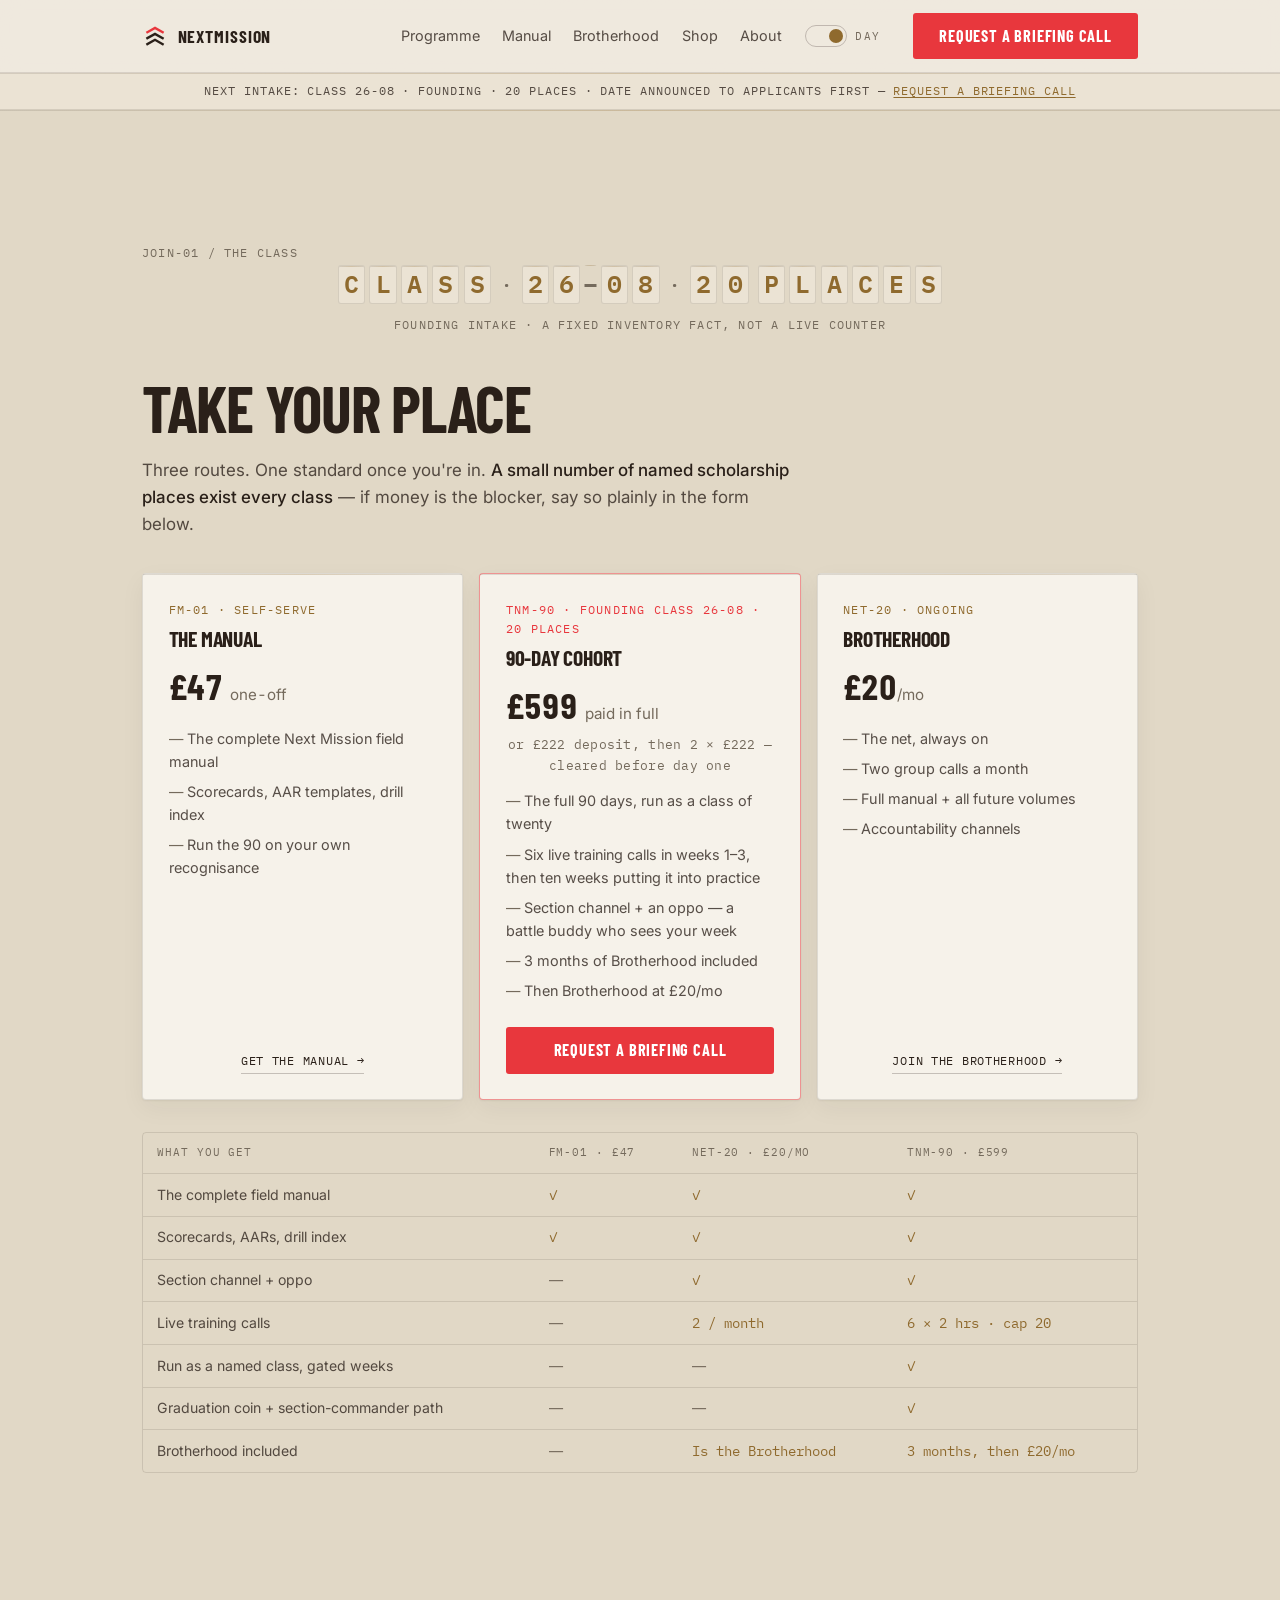
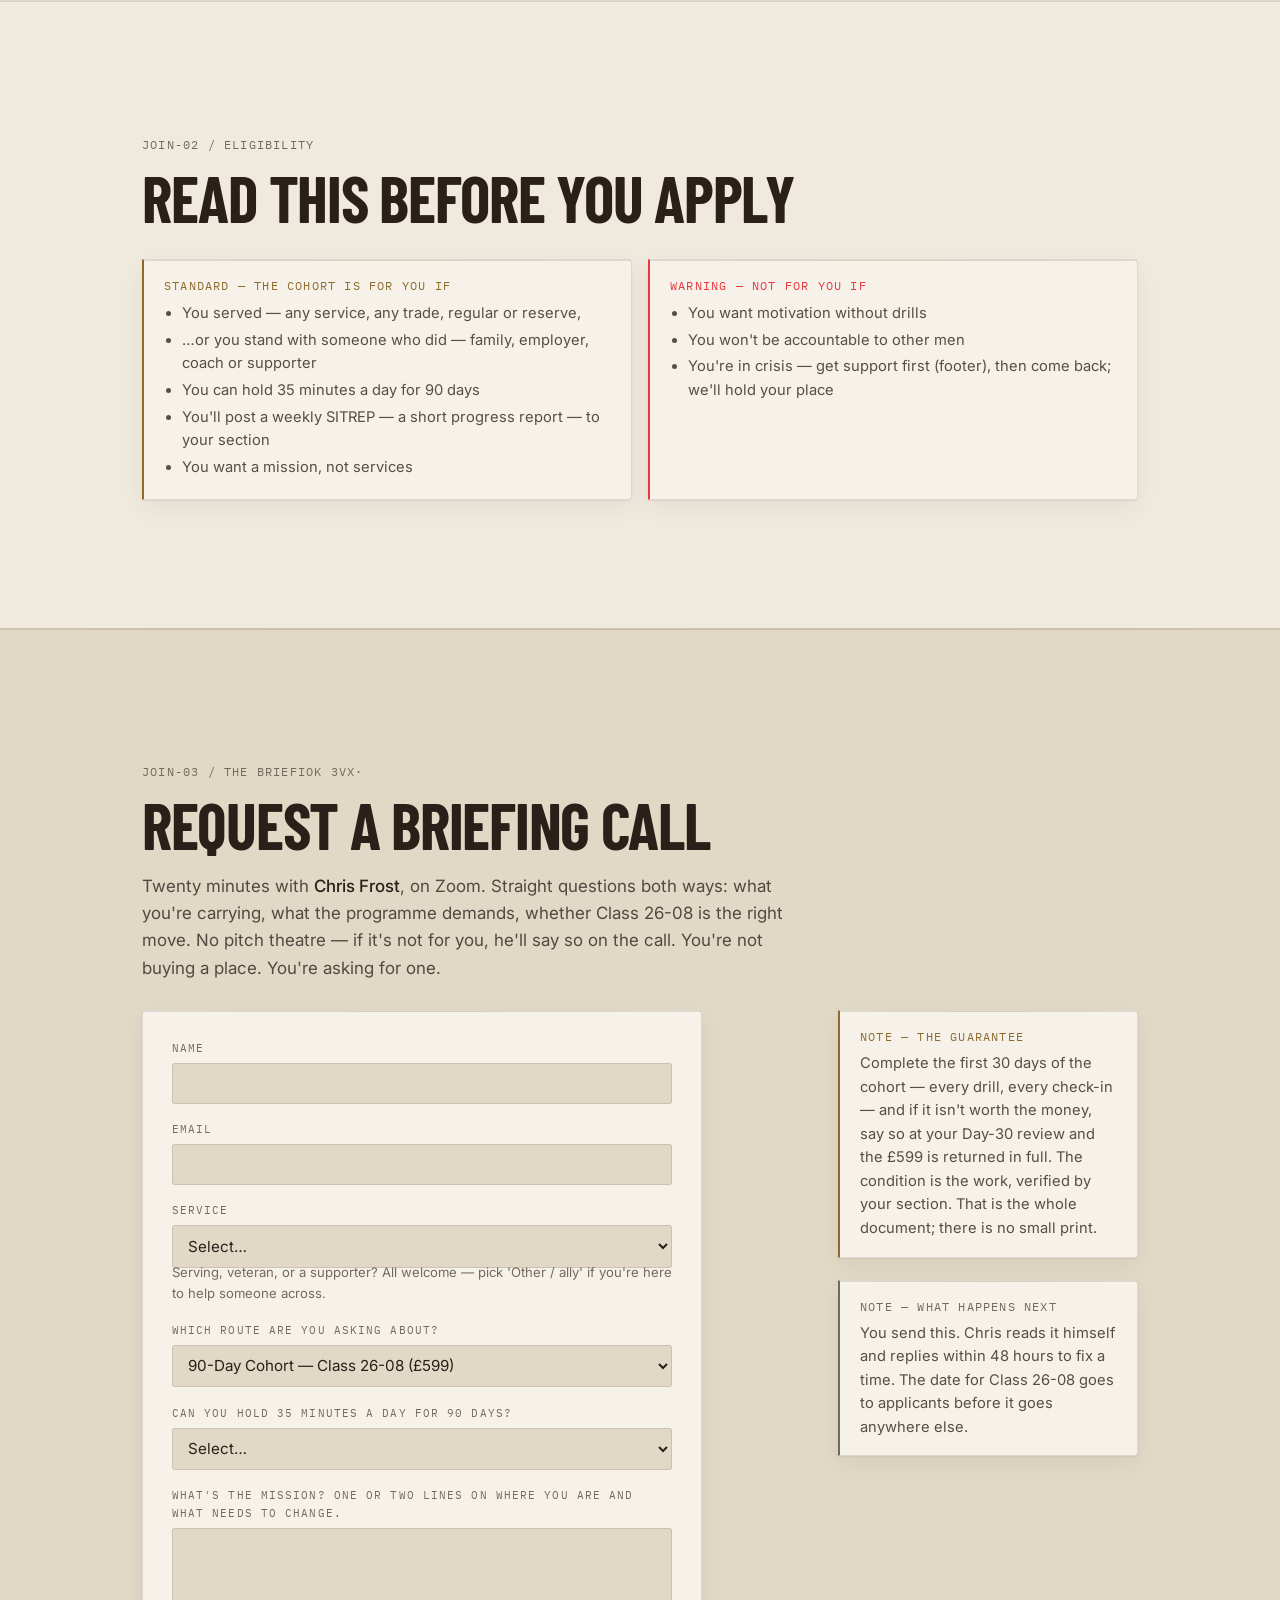
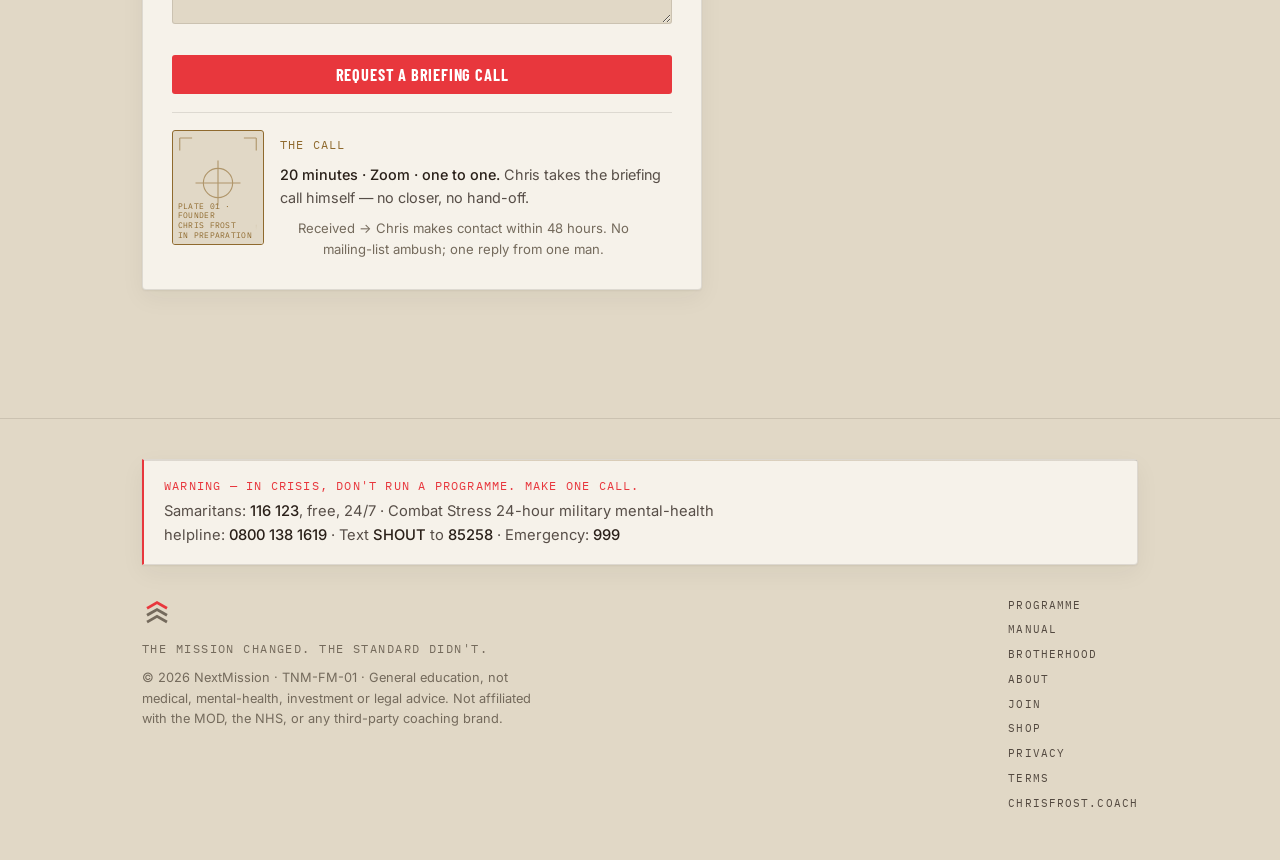
<file: join.html>
<!doctype html>
<html lang="en-GB">
<head>
<meta charset="utf-8">
<meta name="viewport" content="width=device-width, initial-scale=1">
<title>Join NextMission — Request a Briefing Call</title>
<meta name="description" content="Three routes into NextMission: the field manual (£47), the Brotherhood community (£20/month), or the 90-day cohort (£599, application by briefing call). Twenty minutes, straight questions both ways.">
<!-- no-flash day/night init — MUST run in <head> before paint, inlined on every page -->
<script>(function(){try{var t=localStorage.getItem('tnm-theme');if(t!=='light'&&t!=='dark'){t='light';}document.documentElement.setAttribute('data-theme',t);}catch(e){}})();</script>
<meta name="theme-color" content="#EFE9DE">
<link rel="preconnect" href="https://fonts.googleapis.com">
<link rel="preconnect" href="https://fonts.gstatic.com" crossorigin>
<link href="https://fonts.googleapis.com/css2?family=Barlow+Condensed:wght@700&family=Inter:wght@400;500&family=IBM+Plex+Mono:wght@400;600&display=swap" rel="stylesheet" media="print" onload="this.media='all'">
<noscript><link href="https://fonts.googleapis.com/css2?family=Barlow+Condensed:wght@700&family=Inter:wght@400;500&family=IBM+Plex+Mono:wght@400;600&display=swap" rel="stylesheet"></noscript>
<link rel="stylesheet" href="assets/site.css">
<link rel="canonical" href="https://nextmission.co.uk/join.html">
<link rel="icon" href="assets/favicon.svg" type="image/svg+xml">
<meta property="og:site_name" content="NextMission">
<meta property="og:type" content="website">
<meta property="og:title" content="Join NextMission — Request a Briefing Call">
<meta property="og:description" content="Three routes into NextMission: the field manual (£47), the Brotherhood community (£20/month), or the 90-day cohort (£599, application by briefing call). Twenty minutes, straight questions both ways.">
<meta property="og:url" content="https://nextmission.co.uk/join.html">
<meta property="og:image" content="https://nextmission.co.uk/assets/films/hero-poster.jpg">
<meta property="og:locale" content="en_GB">
<meta name="twitter:card" content="summary_large_image">
<meta name="twitter:title" content="Join NextMission — Request a Briefing Call">
<meta name="twitter:description" content="Three routes into NextMission: the field manual (£47), the Brotherhood community (£20/month), or the 90-day cohort (£599, application by briefing call). Twenty minutes, straight questions both ways.">
<meta name="twitter:image" content="https://nextmission.co.uk/assets/films/hero-poster.jpg">
<script type="application/ld+json">{"@context":"https://schema.org","@type":"ContactPage","name":"Join NextMission","url":"https://nextmission.co.uk/join.html","about":{"@type":"Organization","name":"NextMission","url":"https://nextmission.co.uk/","logo":"https://nextmission.co.uk/assets/favicon.svg","slogan":"The mission changed. The standard didn't.","description":"NextMission builds transition programmes for British veterans: a 90-day field manual, a standing community, and a coached cohort for the crossing from service to civilian life.","founder":{"@type":"Person","name":"Chris Frost","jobTitle":"Founder","sameAs":"https://chrisfrost.coach"},"areaServed":"GB"}}</script>
<style>
/* ===== join.html page-scoped CSS (spec: docs/design-brief-v2.md §6 /join) ===== */

/* join's only top-nav presence is the primary CTA; aria-current on it must NOT
   inherit the mid-nav-link colour (that would kill the chalk-white button label) */
.nav .btn[aria-current="page"]{color:#fff}

/* Split-Flap Muster Board (§5 #6) — settles ONCE to the static inventory fact,
   never a live/decrementing count. Brass on --panel; honest by construction. */
.muster{display:flex;flex-wrap:wrap;gap:.55rem;align-items:center;justify-content:center;margin:0 auto .7rem;max-width:100%}
.mword{display:inline-flex;gap:.26rem}
.msep{font-family:var(--font-mono);color:var(--t-meta);font-size:clamp(1rem,3vw,1.35rem);align-self:center}
.flap{display:inline-flex;align-items:center;justify-content:center;width:1.1em;height:1.55em;background:var(--panel);border:1px solid var(--line);border-radius:3px;font-family:var(--font-mono);font-weight:600;font-size:clamp(1.05rem,3.4vw,1.55rem);color:var(--bronze);position:relative;overflow:hidden;font-variant-numeric:tabular-nums}
.flap::before{content:"";position:absolute;top:0;left:0;right:0;height:1px;background:var(--edge);pointer-events:none}
.flap.dash{background:none;border:0;color:var(--t-meta);width:.5em}
.muster-cap{display:block;text-align:center;margin:0 auto 2.6rem}

/* tier route action — Manual/Brotherhood ship as text links so the ROUTES-IN
   viewport keeps exactly ONE red (the cohort briefing-call button, §7) */
.tier .route{margin-top:auto;text-align:center;font-family:var(--font-mono);font-size:12px;letter-spacing:.06em;text-transform:uppercase;color:var(--t-hi);text-decoration:none;border-bottom:1px solid var(--line-hover);padding-bottom:.15rem;transition:color 150ms var(--ease),border-color 150ms var(--ease);align-self:center}
.tier .route:hover{color:var(--bronze);border-color:var(--bronze)}

/* the briefing-call form + aside */
.callgrid{display:grid;gap:2rem;grid-template-columns:1fr;align-items:start;margin-top:1.8rem}
@media(min-width:840px){.callgrid{grid-template-columns:minmax(0,1fr) minmax(0,300px)}}

/* Chris's face + call length/format WITHIN 40px of the submit (§6). Founder
   portrait is a designed HOLDING FRAME (§9.3) — brass-ruled, registration marks,
   IN PREPARATION — never an AI-faked face. */
.callmeta{display:flex;gap:1rem;align-items:flex-start;margin-top:1.1rem;padding-top:1.1rem;border-top:1px solid var(--line)}
.callmeta-txt p{font-size:.9rem;color:var(--t-body);margin:.35rem 0 0;max-width:46ch}
.callmeta-txt .trust{font-size:.82rem;color:var(--t-meta);margin-top:.55rem}
.holding{position:relative;flex:none;width:92px;aspect-ratio:4/5;border:1px solid var(--bronze);border-radius:3px;background:var(--sunk);color:var(--bronze);display:flex;align-items:flex-end;overflow:hidden}
.holding .reticle{position:absolute;inset:0;width:100%;height:100%;opacity:.6}
.holding .lbl{position:relative;font-family:var(--font-mono);font-size:7.5px;line-height:1.28;letter-spacing:.04em;text-transform:uppercase;color:var(--bronze);padding:4px 5px;background:linear-gradient(0deg,var(--sunk) 30%,transparent)}

/* post-submit confirmation state */
.confirm{max-width:560px;position:relative;border:1px solid var(--line);border-left:2px solid var(--bronze);background:var(--raised);border-radius:0 4px 4px 0;padding:1.6rem 1.5rem;box-shadow:var(--lift)}
.confirm::before{content:"";position:absolute;top:0;left:0;right:0;height:1px;background:var(--edge);pointer-events:none}
.confirm .code{display:block;margin-bottom:.4rem}
.confirm h3{font-size:clamp(1.4rem,3.4vw,2rem);margin:.2rem 0 .6rem;color:var(--t-hi)}
.confirm p{font-size:.95rem;color:var(--t-body)}
</style>
</head>
<body>

<nav class="nav" aria-label="Main">
  <div class="nav-in">
    <a class="brand" href="index.html" aria-label="NextMission home">
      <svg width="26" height="26" viewBox="0 0 96 96" aria-hidden="true"><g fill="none" stroke-linecap="square" stroke-width="9"><path d="M20 78 L48 62 L76 78" stroke="currentColor"/><path d="M20 56 L48 40 L76 56" stroke="currentColor"/><path d="M20 34 L48 18 L76 34" stroke="#E8373D"/></g></svg>
      <b>NEXTMISSION</b>
    </a>
    <div class="nav-links">
      <a href="programme.html">Programme</a>
      <a href="manual.html">Manual</a>
      <a href="brotherhood.html">Brotherhood</a>
      <a href="shop.html">Shop</a>
      <a href="about.html">About</a>
      <button class="theme-toggle" id="themetoggle" type="button" aria-pressed="true" aria-label="Switch to night mode" title="Day / Night mode">
        <span class="tt-track" aria-hidden="true"><span class="tt-thumb"></span></span>
        <span class="tt-label">Day</span>
      </button>
      <a class="btn" href="join.html#call" aria-current="page">Request a Briefing Call</a>
    </div>
  </div>
</nav>

<!-- Sticky intake bar — NON-RED (§4j): chalk-mono on --panel with a bronze top edge-light -->
<div class="intake-bar">NEXT INTAKE: CLASS 26-08 · FOUNDING · 20 PLACES · DATE ANNOUNCED TO APPLICANTS FIRST — <a href="#call">REQUEST A BRIEFING CALL</a></div>

<main>

<!-- 01 · ROUTES IN — three transparent tiers + comparison on a --sunk document band;
     the Split-Flap Muster Board settles once to the honest inventory fact (§5 #6) -->
<section class="band-doc" style="border-top:0">
  <div class="wrap">
    <span class="code" data-scramble>JOIN-01 / THE CLASS</span>

    <div class="muster" id="muster" role="img" aria-label="Class 26-08 · 20 places. Founding intake — a fixed inventory fact, not a live counter.">
      <span class="mword" aria-hidden="true">
        <span class="flap" data-ch="C">C</span><span class="flap" data-ch="L">L</span><span class="flap" data-ch="A">A</span><span class="flap" data-ch="S">S</span><span class="flap" data-ch="S">S</span>
      </span>
      <span class="msep" aria-hidden="true">·</span>
      <span class="mword" aria-hidden="true">
        <span class="flap" data-ch="2">2</span><span class="flap" data-ch="6">6</span><span class="flap dash">–</span><span class="flap" data-ch="0">0</span><span class="flap" data-ch="8">8</span>
      </span>
      <span class="msep" aria-hidden="true">·</span>
      <span class="mword" aria-hidden="true">
        <span class="flap" data-ch="2">2</span><span class="flap" data-ch="0">0</span>
      </span>
      <span class="mword" aria-hidden="true">
        <span class="flap" data-ch="P">P</span><span class="flap" data-ch="L">L</span><span class="flap" data-ch="A">A</span><span class="flap" data-ch="C">C</span><span class="flap" data-ch="E">E</span><span class="flap" data-ch="S">S</span>
      </span>
    </div>
    <span class="muster-cap code">FOUNDING INTAKE · A FIXED INVENTORY FACT, NOT A LIVE COUNTER</span>

    <h2 class="big">Take your place</h2>
    <p class="lead" style="margin-top:1rem">Three routes. One standard once you're in. <strong>A small number of named scholarship places exist every class</strong> — if money is the blocker, say so plainly in the form below.</p>

    <div class="tiers">
      <div class="tier">
        <span class="code brass">FM-01 · SELF-SERVE</span>
        <h3>The Manual</h3>
        <div class="price">£47 <small>one-off</small></div>
        <ul>
          <li>The complete Next Mission field manual</li>
          <li>Scorecards, AAR templates, drill index</li>
          <li>Run the 90 on your own recognisance</li>
        </ul>
        <a class="route" data-pay="manual" data-join-path="join.html" href="manual.html">Get the Manual →</a>
      </div>
      <div class="tier feature">
        <span class="code" style="color:var(--signal)">TNM-90 · FOUNDING CLASS 26-08 · 20 PLACES</span>
        <h3>90-Day Cohort</h3>
        <div class="price">£599 <small>paid in full</small></div>
        <p style="text-align:center;font-size:.82rem;color:var(--t-meta);font-family:var(--font-mono);letter-spacing:.02em;margin:-.55rem 0 .1rem">or £222 deposit, then 2 × £222 — cleared before day one</p>
        <ul>
          <li>The full 90 days, run as a class of twenty</li>
          <li>Six live training calls in weeks 1–3, then ten weeks putting it into practice</li>
          <li>Section channel + an oppo — a battle buddy who sees your week</li>
          <li>3 months of Brotherhood included</li>
          <li>Then Brotherhood at £20/mo</li>
        </ul>
        <a class="btn" href="#call">Request a Briefing Call</a>
      </div>
      <div class="tier">
        <span class="code brass">NET-20 · ONGOING</span>
        <h3>Brotherhood</h3>
        <div class="price">£20<small>/mo</small></div>
        <ul>
          <li>The net, always on</li>
          <li>Two group calls a month</li>
          <li>Full manual + all future volumes</li>
          <li>Accountability channels</li>
        </ul>
        <a class="route" data-pay="brotherhood" data-join-path="join.html" href="brotherhood.html">Join the Brotherhood →</a>
      </div>
    </div>

    <div class="cmp reveal">
      <table>
        <thead><tr><th>What you get</th><th>FM-01 · £47</th><th>NET-20 · £20/mo</th><th>TNM-90 · £599</th></tr></thead>
        <tbody>
          <tr><td>The complete field manual</td><td class="y">✓</td><td class="y">✓</td><td class="y">✓</td></tr>
          <tr><td>Scorecards, AARs, drill index</td><td class="y">✓</td><td class="y">✓</td><td class="y">✓</td></tr>
          <tr><td>Section channel + oppo</td><td class="n">—</td><td class="y">✓</td><td class="y">✓</td></tr>
          <tr><td>Live training calls</td><td class="n">—</td><td class="y">2 / month</td><td class="y">6 × 2 hrs · cap 20</td></tr>
          <tr><td>Run as a named class, gated weeks</td><td class="n">—</td><td class="n">—</td><td class="y">✓</td></tr>
          <tr><td>Graduation coin + section-commander path</td><td class="n">—</td><td class="n">—</td><td class="y">✓</td></tr>
          <tr><td>Brotherhood included</td><td class="n">—</td><td class="y">Is the Brotherhood</td><td class="y">3 months, then £20/mo</td></tr>
        </tbody>
      </table>
    </div>
  </div>
</section>

<!-- 02 · ELIGIBILITY — self-qualify BEFORE the form (§6) -->
<section class="band-air">
  <div class="wrap reveal">
    <span class="code" data-scramble>JOIN-02 / ELIGIBILITY</span>
    <h2 class="big" style="margin-top:.5rem">Read this before you apply</h2>
    <div style="display:grid;gap:1rem;grid-template-columns:repeat(auto-fit,minmax(280px,1fr));margin-top:1.8rem">
      <div class="advisory brass">
        <span class="code">STANDARD — THE COHORT IS FOR YOU IF</span>
        <ul>
          <li>You served — any service, any trade, regular or reserve,</li>
          <li>…or you stand with someone who did — family, employer, coach or supporter</li>
          <li>You can hold 35 minutes a day for 90 days</li>
          <li>You'll post a weekly SITREP — a short progress report — to your section</li>
          <li>You want a mission, not services</li>
        </ul>
      </div>
      <div class="advisory signal">
        <span class="code">WARNING — NOT FOR YOU IF</span>
        <ul>
          <li>You want motivation without drills</li>
          <li>You won't be accountable to other men</li>
          <li>You're in crisis — get support first (footer), then come back; we'll hold your place</li>
        </ul>
      </div>
    </div>
  </div>
</section>

<!-- 03 · THE BRIEFING CALL — inline form (never link-away); id=callform kept for site.js
     (Formspree + interest param). Chris's holding frame + call length/format within 40px
     of the submit; the Day-30 work-verified guarantee as a plain legal notice beside it. -->
<section class="band-doc" id="call">
  <div class="wrap reveal">
    <span class="code" data-scramble>JOIN-03 / THE BRIEFING CALL</span>
    <h2 class="big" style="margin-top:.5rem">Request a briefing call</h2>
    <p class="lead" style="margin-top:1rem">Twenty minutes with <strong>Chris Frost</strong>, on Zoom. Straight questions both ways: what you're carrying, what the programme demands, whether Class 26-08 is the right move. No pitch theatre — if it's not for you, he'll say so on the call. You're not buying a place. You're asking for one.</p>

    <div class="callgrid">
      <form class="callform" id="callform" method="POST" action="#">
        <label for="f-name">Name</label>
        <input id="f-name" name="name" type="text" required autocomplete="name">
        <label for="f-email">Email</label>
        <input id="f-email" name="email" type="email" required autocomplete="email">
        <label for="f-service">Service</label>
        <select id="f-service" name="service" required>
          <option value="">Select…</option>
          <option>British Army</option>
          <option>Royal Navy</option>
          <option>Royal Marines</option>
          <option>Royal Air Force</option>
          <option>Still serving — leaving soon</option>
          <option>Other / ally</option>
        </select>
        <small style="display:block;margin:-.35rem 0 .2rem;font-size:.82rem;color:var(--t-meta)">Serving, veteran, or a supporter? All welcome — pick 'Other / ally' if you're here to help someone across.</small>
        <label for="f-interest">Which route are you asking about?</label>
        <select id="f-interest" name="interest">
          <option value="cohort">90-Day Cohort — Class 26-08 (£599)</option>
          <option value="brotherhood">Brotherhood (£20/mo)</option>
          <option value="manual">The Manual (£47)</option>
          <option value="unsure">Not sure yet — that's what the call is for</option>
        </select>
        <label for="f-commit">Can you hold 35 minutes a day for 90 days?</label>
        <select id="f-commit" name="commitment" required>
          <option value="">Select…</option>
          <option>Yes — I can hold that</option>
          <option>I think so — want to talk it through</option>
          <option>Not sure yet</option>
        </select>
        <label for="f-mission">What's the mission? One or two lines on where you are and what needs to change.</label>
        <textarea id="f-mission" name="mission" required></textarea>
        <button class="btn" type="submit">Request a Briefing Call</button>
        <div class="callmeta">
          <div class="holding" role="img" aria-label="Founder portrait — Chris Frost — in preparation">
            <svg class="reticle" viewBox="0 0 80 100" fill="none" stroke="currentColor" stroke-width="1" aria-hidden="true">
              <path d="M6 6 h11 M6 6 v11"/><path d="M74 6 h-11 M74 6 v11"/>
              <path d="M6 94 h11 M6 94 v-11"/><path d="M74 94 h-11 M74 94 v-11"/>
              <circle cx="40" cy="46" r="13"/><path d="M40 26 v40 M20 46 h40"/>
            </svg>
            <span class="lbl">PLATE 01 · FOUNDER<br>CHRIS FROST<br>IN PREPARATION</span>
          </div>
          <div class="callmeta-txt">
            <span class="code brass">THE CALL</span>
            <p><strong>20 minutes · Zoom · one to one.</strong> Chris takes the briefing call himself — no closer, no hand-off.</p>
            <p class="trust">Received → Chris makes contact within 48 hours. No mailing-list ambush; one reply from one man.</p>
          </div>
        </div>
      </form>

      <aside id="callaside" style="display:flex;flex-direction:column;gap:1.4rem">
        <div class="advisory brass">
          <span class="code">NOTE — THE GUARANTEE</span>
          <p>Complete the first 30 days of the cohort — every drill, every check-in — and if it isn't worth the money, say so at your Day-30 review and the £599 is returned in full. The condition is the work, verified by your section. That is the whole document; there is no small print.</p>
        </div>
        <div class="advisory">
          <span class="code">NOTE — WHAT HAPPENS NEXT</span>
          <p>You send this. Chris reads it himself and replies within 48 hours to fix a time. The date for Class 26-08 goes to applicants before it goes anywhere else.</p>
        </div>
      </aside>

      <!-- post-submit confirmation (revealed by page script; site.js wires the Formspree POST) -->
      <div class="confirm" id="callsent" role="status" aria-live="polite" hidden>
        <span class="code brass">RECEIVED — LOGGED</span>
        <h3>Received. Chris makes contact within 48h.</h3>
        <p>One reply, from one man — no mailing-list ambush. If things are urgent before then, the crisis lines are in the footer below.</p>
      </div>
    </div>
  </div>
</section>

</main>

<!-- FOOTER -->
<footer>
  <div class="wrap">
    <div class="advisory signal" style="margin-bottom:2rem;max-width:none">
      <span class="code">WARNING — IN CRISIS, DON'T RUN A PROGRAMME. MAKE ONE CALL.</span>
      <p>Samaritans: <strong>116 123</strong>, free, 24/7 · Combat Stress 24-hour military mental-health helpline: <strong>0800 138 1619</strong> · Text <strong>SHOUT</strong> to <strong>85258</strong> · Emergency: <strong>999</strong></p>
    </div>
    <div class="foot">
      <div>
        <svg width="30" height="30" viewBox="0 0 96 96" aria-hidden="true"><g fill="none" stroke-linecap="square" stroke-width="9"><path d="M20 78 L48 62 L76 78" stroke="currentColor"/><path d="M20 56 L48 40 L76 56" stroke="currentColor"/><path d="M20 34 L48 18 L76 34" stroke="#E8373D"/></g></svg>
        <p class="doctrine" style="margin-top:.8rem">THE MISSION CHANGED. THE STANDARD DIDN'T.</p>
        <p class="fine">© 2026 NextMission · TNM-FM-01 · General education, not medical, mental-health, investment or legal advice. Not affiliated with the MOD, the NHS, or any third-party coaching brand.</p>
      </div>
      <nav aria-label="Footer">
        <a href="programme.html">PROGRAMME</a>
        <a href="manual.html">MANUAL</a>
        <a href="brotherhood.html">BROTHERHOOD</a>
        <a href="about.html">ABOUT</a>
        <a href="join.html">JOIN</a>
        <a href="shop.html">SHOP</a>
        <a href="privacy.html">PRIVACY</a>
        <a href="terms.html">TERMS</a>
        <a href="https://chrisfrost.coach">CHRISFROST.COACH</a>
      </nav>
    </div>
  </div>
</footer>

<script src="assets/site.js"></script>
<script>
/* join.html page-scoped behaviour — vanilla, iPad-editable, reduced-motion safe.
   site.js owns the theme toggle, scramble, reveals, magnetic CTA and Formspree wiring;
   this adds only the two mechanisms unique to /join. */
(function(){
  "use strict";
  var reduced = window.matchMedia("(prefers-reduced-motion: reduce)").matches;

  /* ---- Split-Flap Muster Board (§5 #6): settle ONCE to the static string on first
     entry, then never move again. Never bound to a live/decrementing count. ---- */
  var board = document.getElementById("muster");
  if (board) {
    var GL = "ABCDEFGHIJKLMNOPQRSTUVWXYZ0123456789";
    var flaps = board.querySelectorAll(".flap[data-ch]");
    if (reduced || !("IntersectionObserver" in window)) {
      flaps.forEach(function (f) { f.textContent = f.dataset.ch; });   /* instant static */
    } else {
      var started = false;
      var mo = new IntersectionObserver(function (ents) {
        ents.forEach(function (en) {
          if (!en.isIntersecting || started) return;
          started = true;
          flaps.forEach(function (f, i) {
            var target = f.dataset.ch, ticks = 5 + (i % 4) * 2, n = 0;
            var iv = setInterval(function () {
              n++;
              if (n >= ticks) { f.textContent = target; clearInterval(iv); }   /* settle, stop */
              else f.textContent = GL[Math.floor(Math.random() * GL.length)];
            }, 45);
          });
          mo.disconnect();
        });
      }, { threshold: 0.5 });
      mo.observe(board);
    }
  }

  /* ---- Inline confirmation (§6): keep the applicant on the page. site.js already set
     form.action to Formspree and disables the button on submit; here we POST via fetch
     and swap in the "Received." panel. Old browsers without fetch use the native POST. ---- */
  var cf = document.getElementById("callform");
  if (cf && window.fetch) {
    cf.addEventListener("submit", function (e) {
      if (!/formspree/i.test(cf.action)) return;   /* not wired → let native submit run */
      e.preventDefault();
      fetch(cf.action, { method: "POST", body: new FormData(cf), headers: { "Accept": "application/json" } })
        .then(function (r) {
          if (r.ok) {
            var sent = document.getElementById("callsent");
            var aside = document.getElementById("callaside");
            cf.style.display = "none";
            if (aside) aside.style.display = "none";
            if (sent) {
              sent.hidden = false;
              sent.scrollIntoView({ behavior: reduced ? "auto" : "smooth", block: "center" });
            }
          } else { restore(); }
        })
        .catch(restore);
      function restore() {
        var b = cf.querySelector("button[type=submit]");
        if (b) { b.disabled = false; b.textContent = "Request a Briefing Call"; }
      }
    });
  }
})();
</script>
</body>
</html>
</file>
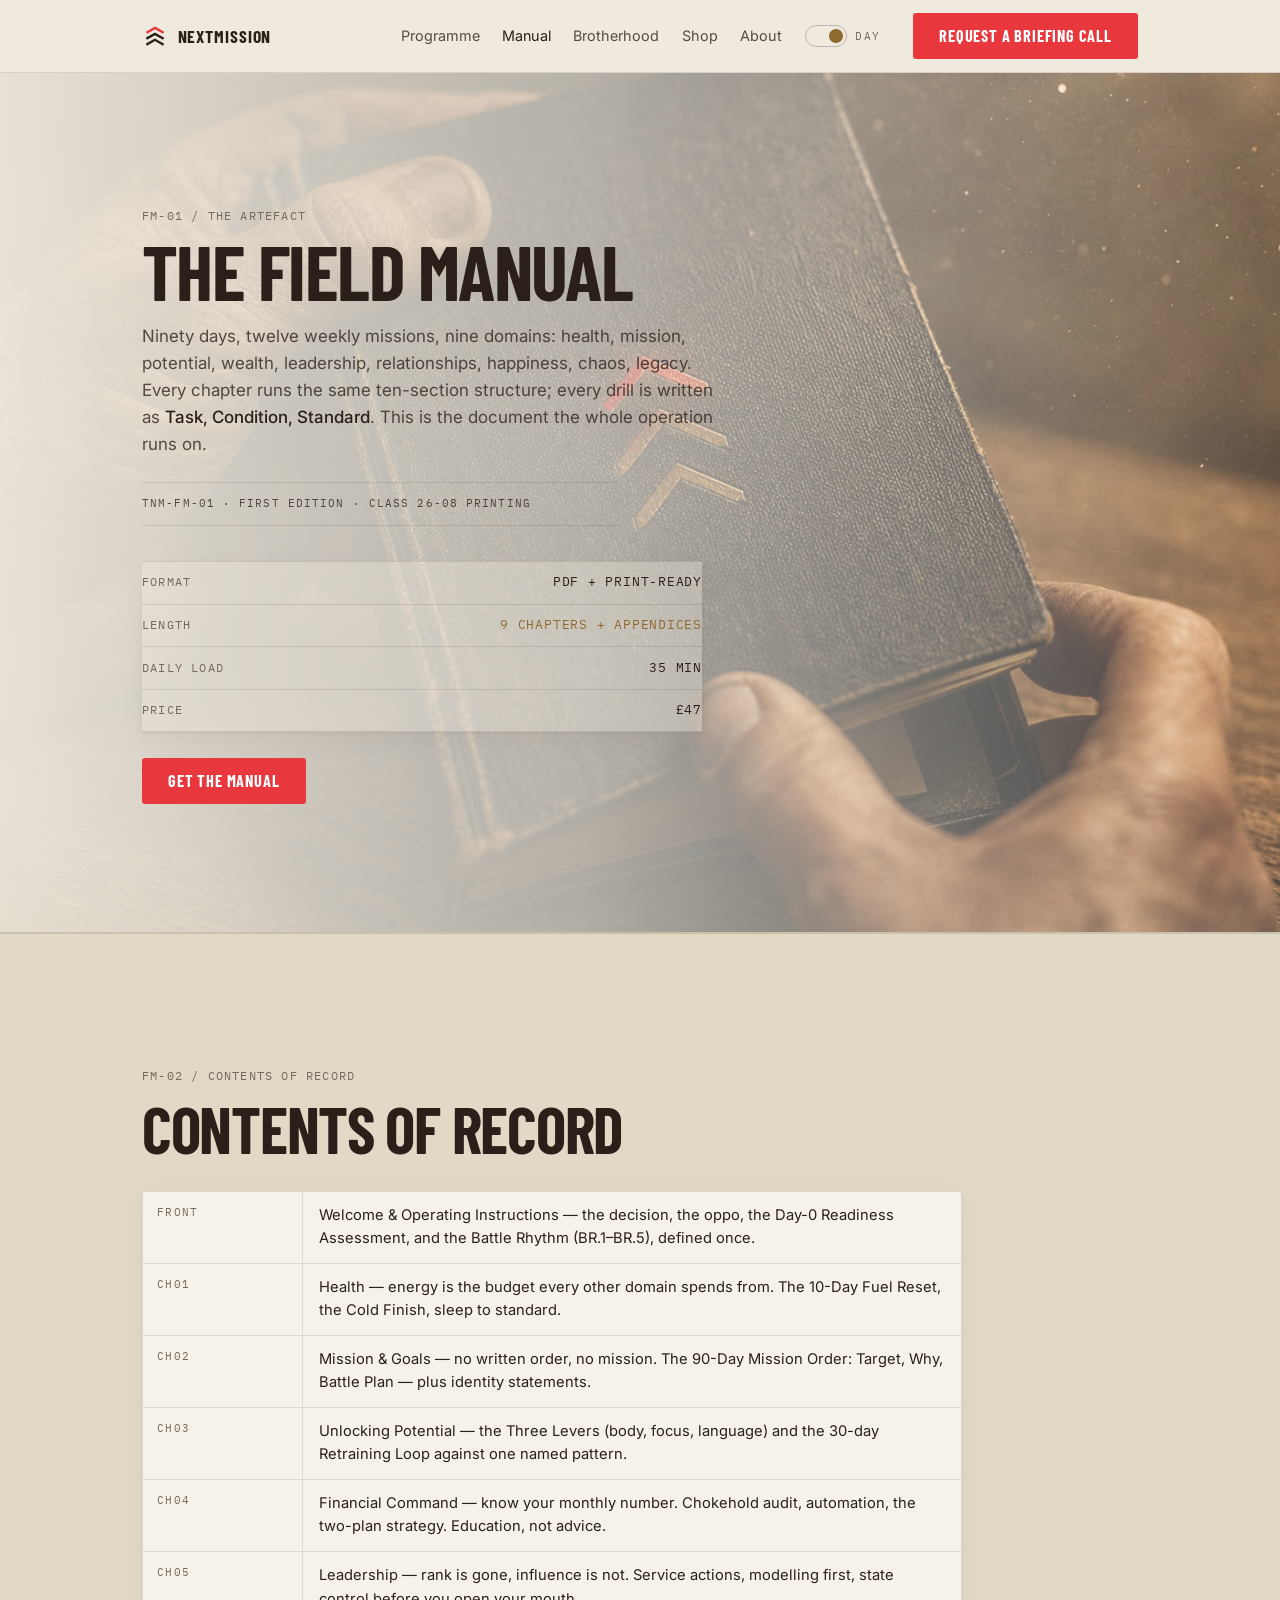
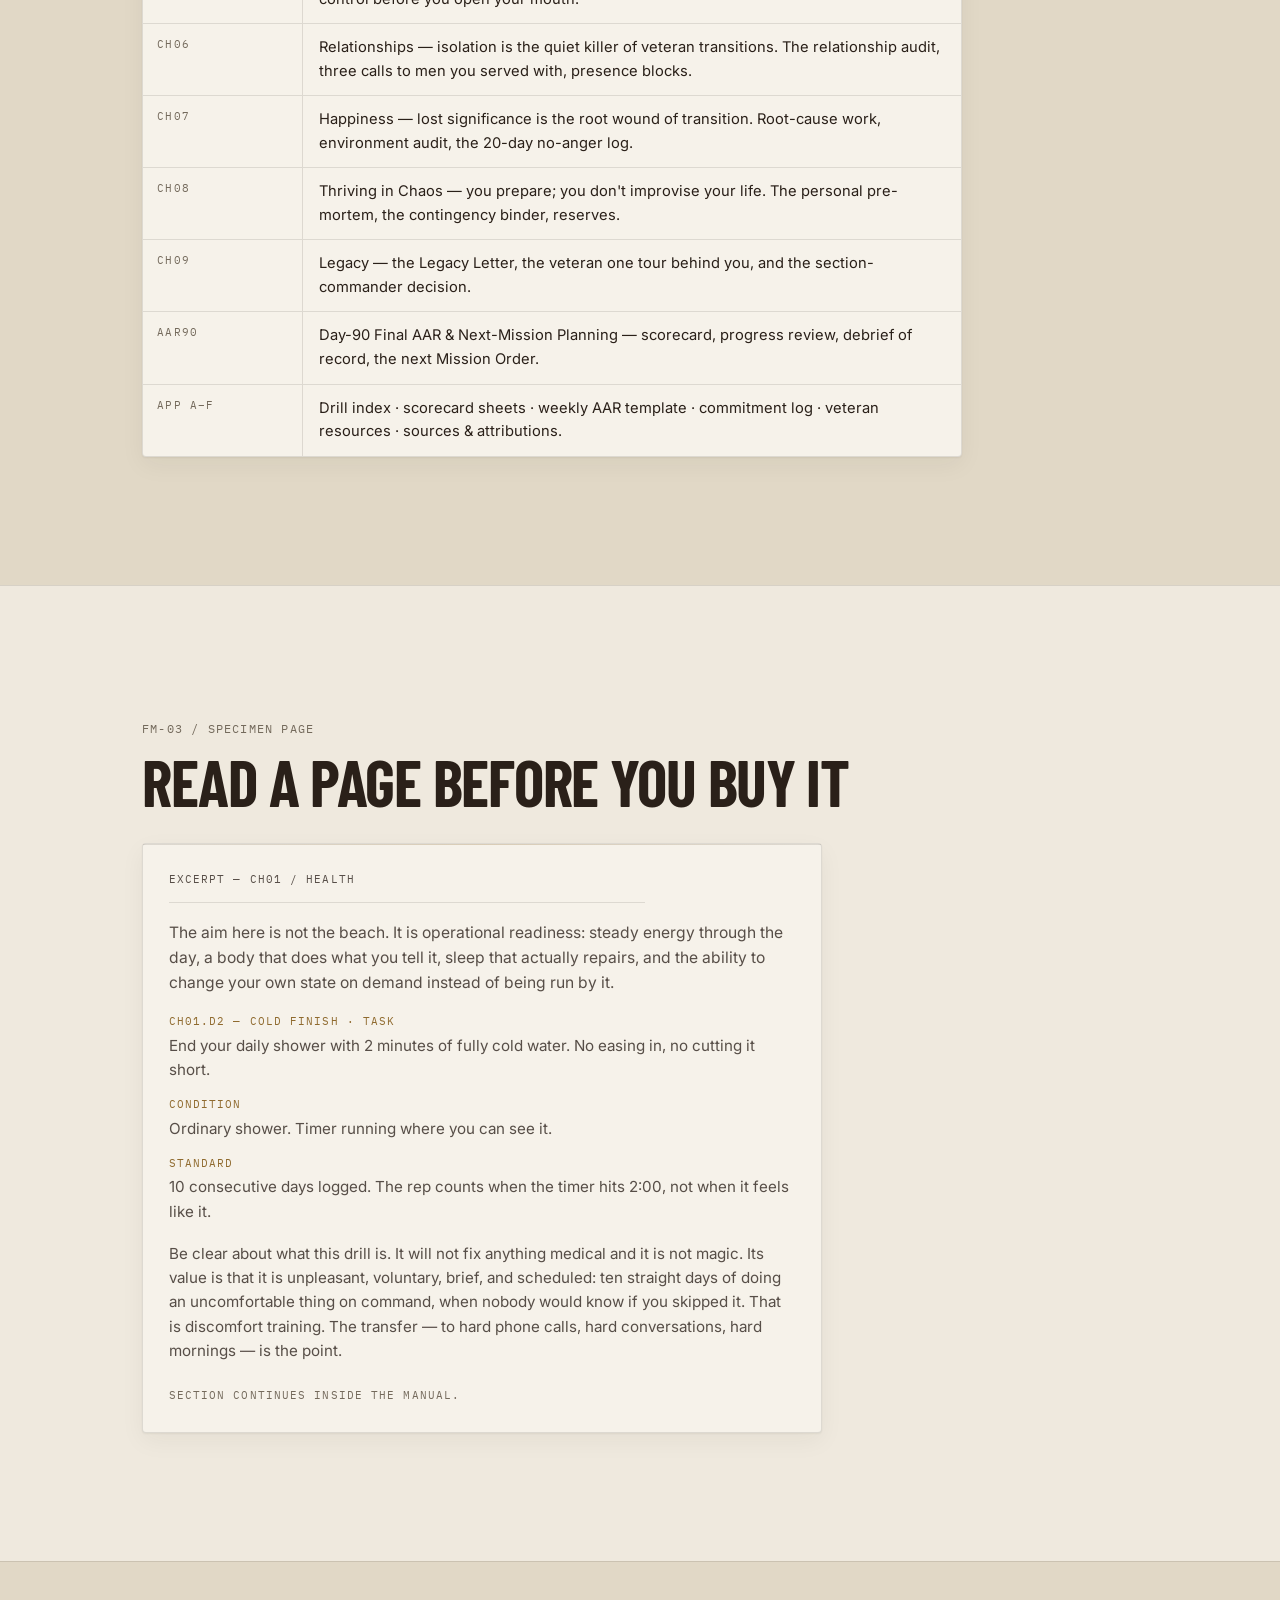
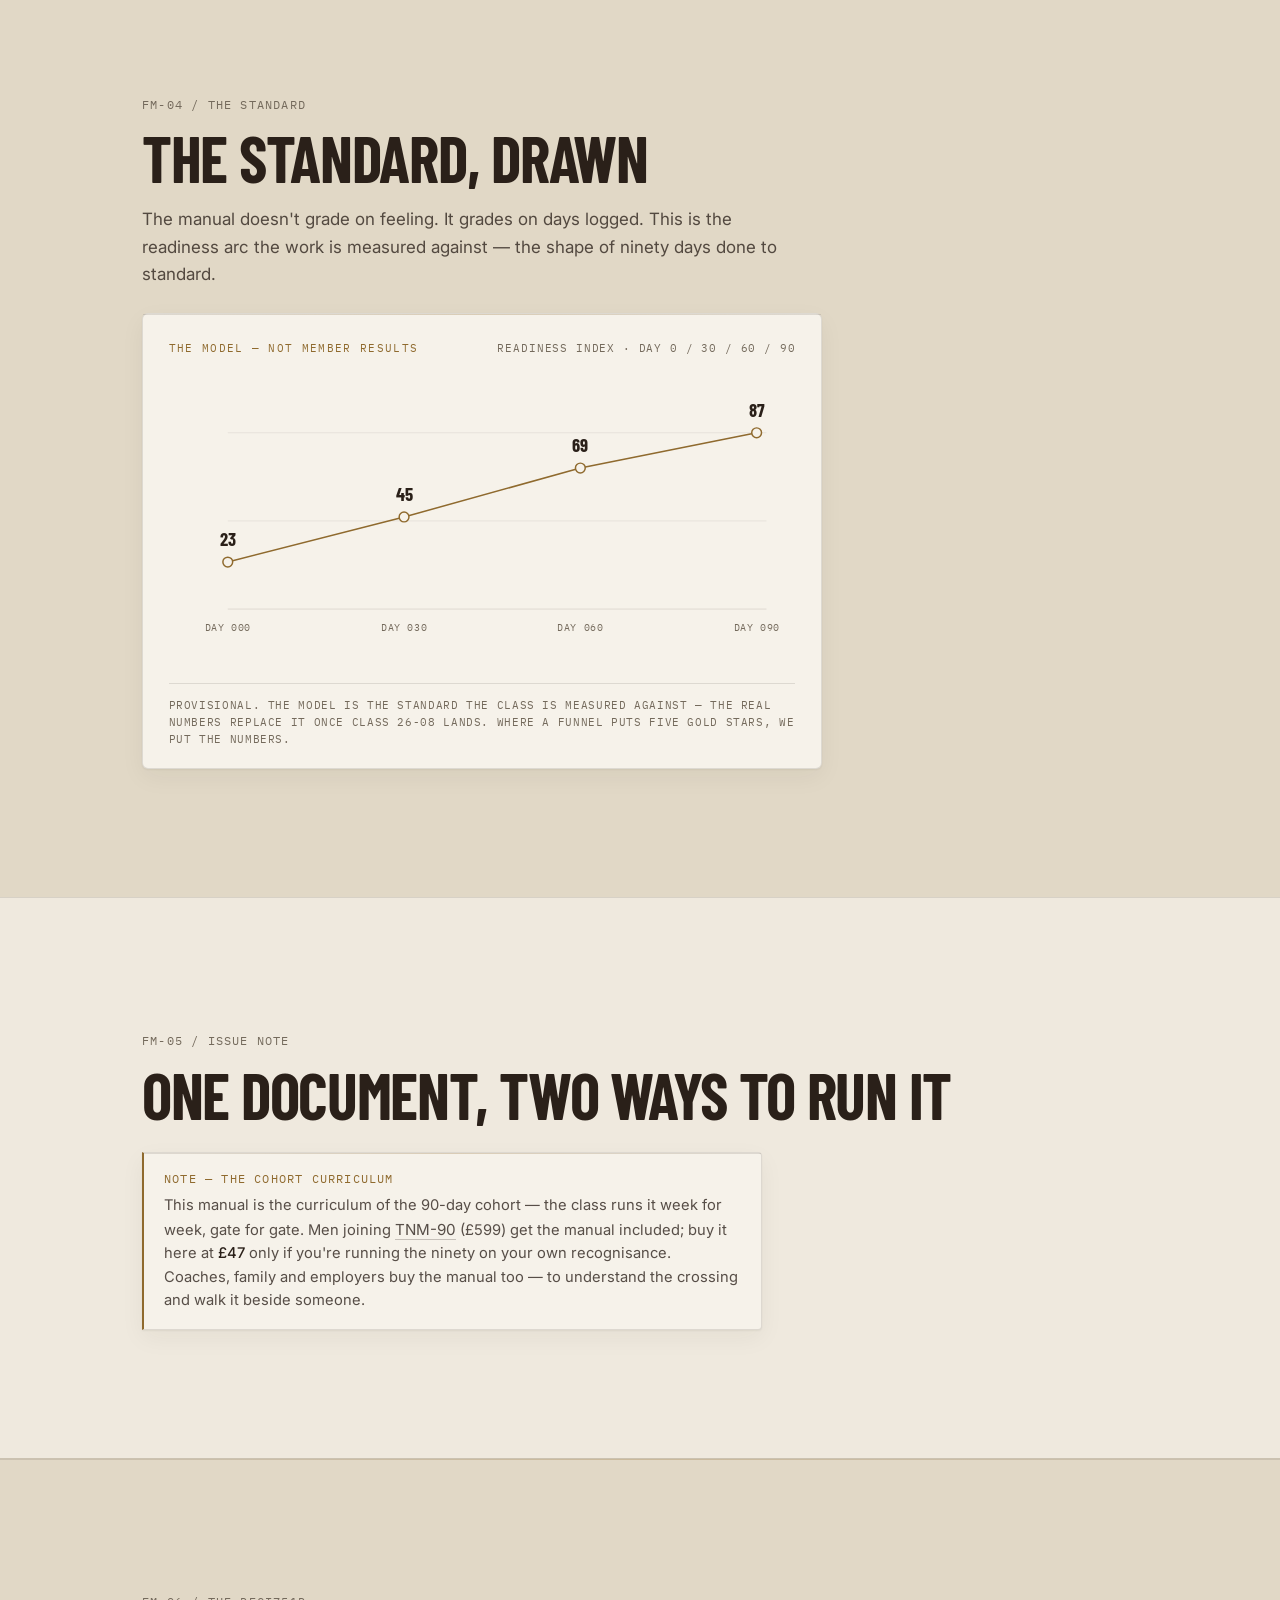
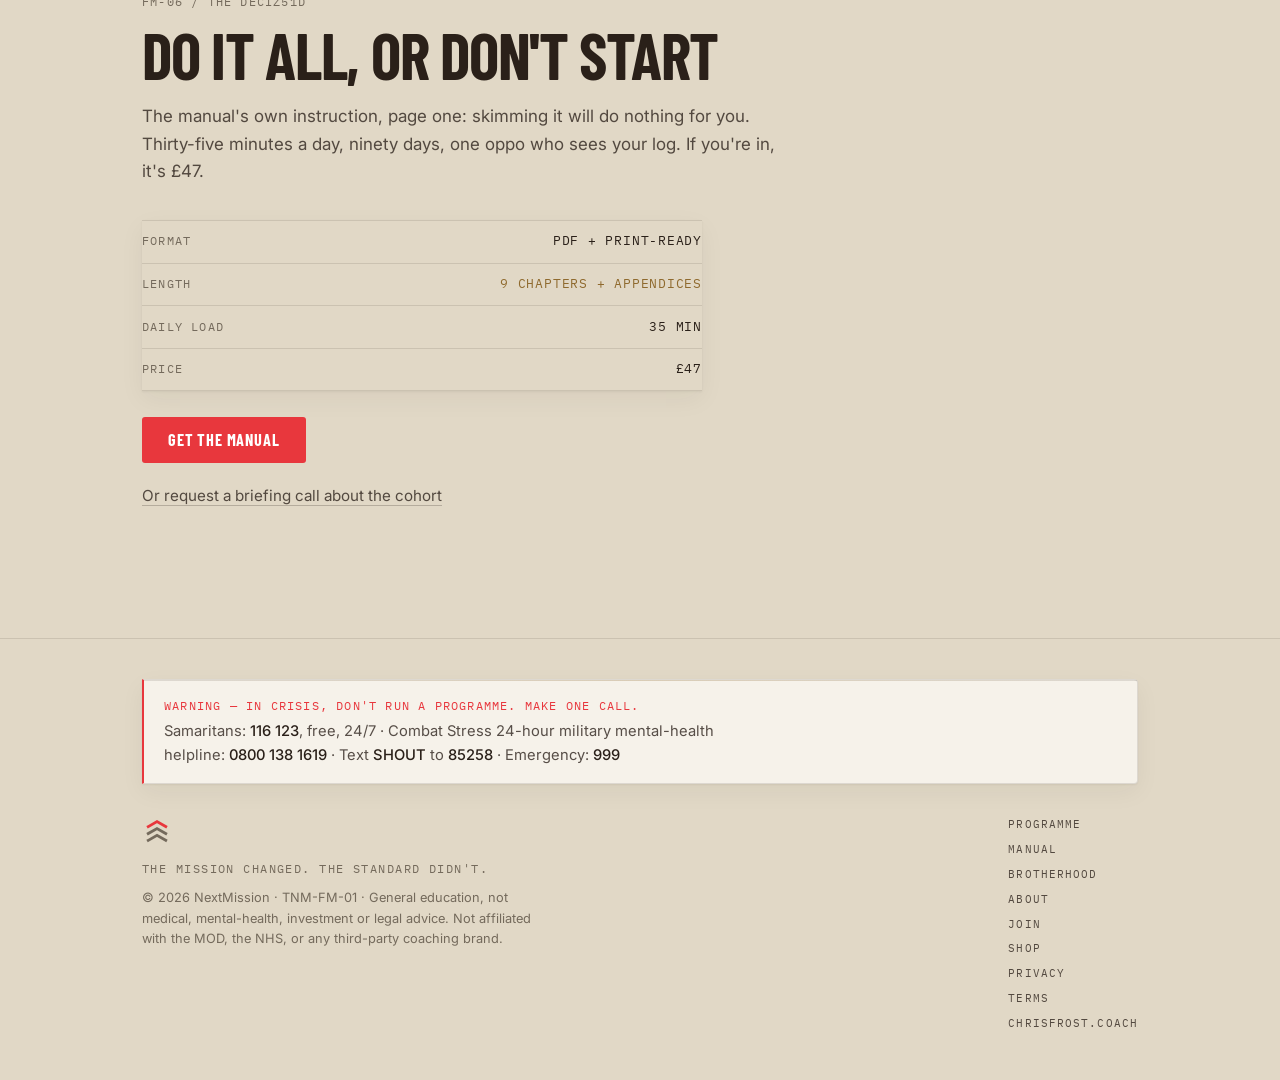
<file: manual.html>
<!doctype html>
<html lang="en-GB">
<head>
<meta charset="utf-8">
<meta name="viewport" content="width=device-width, initial-scale=1">
<title>The Field Manual — 90-Day Manual for Life After Service (£47) | NextMission</title>
<meta name="description" content="The Next Mission field manual for British veterans leaving the forces: nine areas of life, a daily battle rhythm, and a 0/30/60/90 scorecard. Nine chapters plus appendices. £47, one-off.">
<!-- no-flash day/night init — MUST run in <head> before paint, inlined on every page -->
<script>(function(){try{var t=localStorage.getItem('tnm-theme');if(t!=='light'&&t!=='dark'){t='light';}document.documentElement.setAttribute('data-theme',t);}catch(e){}})();</script>
<meta name="theme-color" content="#EFE9DE">
<link rel="preconnect" href="https://fonts.googleapis.com">
<link rel="preconnect" href="https://fonts.gstatic.com" crossorigin>
<link href="https://fonts.googleapis.com/css2?family=Barlow+Condensed:wght@700&family=Inter:wght@400;500&family=IBM+Plex+Mono:wght@400;600&display=swap" rel="stylesheet" media="print" onload="this.media='all'">
<noscript><link href="https://fonts.googleapis.com/css2?family=Barlow+Condensed:wght@700&family=Inter:wght@400;500&family=IBM+Plex+Mono:wght@400;600&display=swap" rel="stylesheet"></noscript>
<link rel="stylesheet" href="assets/site.css">
<link rel="canonical" href="https://nextmission.co.uk/manual.html">
<link rel="icon" href="assets/favicon.svg" type="image/svg+xml">
<meta property="og:site_name" content="NextMission">
<meta property="og:type" content="website">
<meta property="og:title" content="The Field Manual — 90-Day Manual for Life After Service (£47) | NextMission">
<meta property="og:description" content="The Next Mission field manual for British veterans leaving the forces: nine areas of life, a daily battle rhythm, and a 0/30/60/90 scorecard. Nine chapters plus appendices. £47, one-off.">
<meta property="og:url" content="https://nextmission.co.uk/manual.html">
<meta property="og:image" content="https://nextmission.co.uk/assets/films/hero-poster.jpg">
<meta property="og:locale" content="en_GB">
<meta name="twitter:card" content="summary_large_image">
<meta name="twitter:title" content="The Field Manual — 90-Day Manual for Life After Service (£47) | NextMission">
<meta name="twitter:description" content="The Next Mission field manual for British veterans leaving the forces: nine areas of life, a daily battle rhythm, and a 0/30/60/90 scorecard. Nine chapters plus appendices. £47, one-off.">
<meta name="twitter:image" content="https://nextmission.co.uk/assets/films/hero-poster.jpg">
<script type="application/ld+json">{"@context":"https://schema.org","@type":"Book","name":"The Next Mission — Field Manual FM-01","bookFormat":"https://schema.org/EBook","inLanguage":"en-GB","author":{"@type":"Person","name":"Chris Frost"},"publisher":{"@type":"Organization","name":"NextMission","url":"https://nextmission.co.uk/","logo":"https://nextmission.co.uk/assets/favicon.svg","slogan":"The mission changed. The standard didn't.","description":"NextMission builds transition programmes for British veterans: a 90-day field manual, a standing community, and a coached cohort for the crossing from service to civilian life.","founder":{"@type":"Person","name":"Chris Frost","jobTitle":"Founder","sameAs":"https://chrisfrost.coach"},"areaServed":"GB"},"offers":{"@type":"Offer","price":"47","priceCurrency":"GBP","url":"https://nextmission.co.uk/join.html"}}</script>
<style>
/* page-scoped: hard-lit artefact hero over the manual scene + catalogue/specimen styling */
.man-hero{min-height:clamp(560px,86vh,820px);display:flex;align-items:center}
.man-hero .wrap{width:100%}
.man-hero-in{max-width:580px}
.man-hero h1{font-family:var(--font-display);font-weight:700;text-transform:uppercase;font-size:clamp(2.7rem,6.4vw,4.8rem);line-height:.94;letter-spacing:-.02em;color:var(--t-hi);margin:.4rem 0 .1rem}
.man-serial{font-family:var(--font-mono);font-size:11px;letter-spacing:.1em;text-transform:uppercase;color:var(--bronze);border-top:1px solid var(--line);border-bottom:1px solid var(--line);padding:.75rem 0;margin:1.5rem 0 .2rem}
.man-hero .spec{background:color-mix(in srgb,var(--ground) 34%,transparent)}
/* specimen card */
.excerpt{padding:1.7rem 1.6rem;max-width:680px}
.excerpt-head{font-family:var(--font-mono);font-size:11px;letter-spacing:.1em;text-transform:uppercase;color:var(--t-meta);border-bottom:1px solid var(--line);padding-bottom:.8rem;margin-bottom:1.1rem}
.excerpt p{color:var(--t-body)}
.excerpt dl{margin:1.1rem 0}
.excerpt dt{font-family:var(--font-mono);font-size:11px;letter-spacing:.1em;text-transform:uppercase;color:var(--bronze);margin-top:.85rem}
.excerpt dd{margin:.2rem 0 0;font-size:.95rem;color:var(--t-body)}
.excerpt .continues{font-family:var(--font-mono);font-size:11px;letter-spacing:.1em;text-transform:uppercase;color:var(--t-meta);margin-top:1.5rem}
</style>
</head>
<body>

<nav class="nav" aria-label="Main">
  <div class="nav-in">
    <a class="brand" href="index.html" aria-label="NextMission home">
      <svg width="26" height="26" viewBox="0 0 96 96" aria-hidden="true"><g fill="none" stroke-linecap="square" stroke-width="9"><path d="M20 78 L48 62 L76 78" stroke="currentColor"/><path d="M20 56 L48 40 L76 56" stroke="currentColor"/><path d="M20 34 L48 18 L76 34" stroke="#E8373D"/></g></svg>
      <b>NEXTMISSION</b>
    </a>
    <div class="nav-links">
      <a href="programme.html">Programme</a>
      <a href="manual.html" aria-current="page">Manual</a>
      <a href="brotherhood.html">Brotherhood</a>
      <a href="shop.html">Shop</a>
      <a href="about.html">About</a>
      <button class="theme-toggle" id="themetoggle" type="button" aria-pressed="true" aria-label="Switch to night mode" title="Day / Night mode">
        <span class="tt-track" aria-hidden="true"><span class="tt-thumb"></span></span>
        <span class="tt-label">Day</span>
      </button>
      <a class="btn" href="join.html#call">Request a Briefing Call</a>
    </div>
  </div>
</nav>

<main>

<!-- 01 · HERO — the manual as issued kit, hard-lit over the artefact scene; edition serial,
     spec block + the one direct-buy button "Get the Manual" (§6/manual) -->
<section class="band-scene man-hero" aria-labelledby="man-h">
  <div class="scene-media" aria-hidden="true">
    <picture>
      <img src="assets/scenes/hero-03-manual.jpg" alt="" width="1712" height="960" fetchpriority="high" decoding="async">
    </picture>
  </div>
  <span class="scene-scrim left" aria-hidden="true"></span>
  <div class="wrap">
    <div class="man-hero-in">
      <span class="code" data-scramble>FM-01 / THE ARTEFACT</span>
      <h1 id="man-h">The Field Manual</h1>
      <p class="lead" style="margin-top:1rem">Ninety days, twelve weekly missions, nine domains: health, mission, potential, wealth, leadership, relationships, happiness, chaos, legacy. Every chapter runs the same ten-section structure; every drill is written as <strong>Task, Condition, Standard</strong>. This is the document the whole operation runs on.</p>
      <p class="man-serial">TNM-FM-01 · FIRST EDITION · CLASS 26-08 PRINTING</p>
      <div class="spec">
        <div class="spec-row"><span class="k">Format</span><span class="v">PDF + Print-Ready</span></div>
        <div class="spec-row"><span class="k">Length</span><span class="v brass">9 Chapters + Appendices</span></div>
        <div class="spec-row"><span class="k">Daily Load</span><span class="v">35 Min</span></div>
        <div class="spec-row"><span class="k">Price</span><span class="v">£47</span></div>
      </div>
      <a class="btn" data-pay="manual" data-join-path="join.html" href="join.html?interest=manual#call">Get the Manual</a>
    </div>
  </div>
</section>

<!-- 02 · CONTENTS OF RECORD — the nine domains as catalogue entries -->
<section class="band-doc">
  <div class="wrap reveal">
    <span class="code" data-scramble>FM-02 / CONTENTS OF RECORD</span>
    <h2 class="big" style="margin-top:.5rem">Contents of record</h2>
    <div class="record" style="margin-top:1.8rem;max-width:820px">
      <div class="record-row"><span class="k">FRONT</span><span class="v">Welcome &amp; Operating Instructions — the decision, the oppo, the Day-0 Readiness Assessment, and the Battle Rhythm (BR.1–BR.5), defined once.</span></div>
      <div class="record-row"><span class="k">CH01</span><span class="v">Health — energy is the budget every other domain spends from. The 10-Day Fuel Reset, the Cold Finish, sleep to standard.</span></div>
      <div class="record-row"><span class="k">CH02</span><span class="v">Mission &amp; Goals — no written order, no mission. The 90-Day Mission Order: Target, Why, Battle Plan — plus identity statements.</span></div>
      <div class="record-row"><span class="k">CH03</span><span class="v">Unlocking Potential — the Three Levers (body, focus, language) and the 30-day Retraining Loop against one named pattern.</span></div>
      <div class="record-row"><span class="k">CH04</span><span class="v">Financial Command — know your monthly number. Chokehold audit, automation, the two-plan strategy. Education, not advice.</span></div>
      <div class="record-row"><span class="k">CH05</span><span class="v">Leadership — rank is gone, influence is not. Service actions, modelling first, state control before you open your mouth.</span></div>
      <div class="record-row"><span class="k">CH06</span><span class="v">Relationships — isolation is the quiet killer of veteran transitions. The relationship audit, three calls to men you served with, presence blocks.</span></div>
      <div class="record-row"><span class="k">CH07</span><span class="v">Happiness — lost significance is the root wound of transition. Root-cause work, environment audit, the 20-day no-anger log.</span></div>
      <div class="record-row"><span class="k">CH08</span><span class="v">Thriving in Chaos — you prepare; you don't improvise your life. The personal pre-mortem, the contingency binder, reserves.</span></div>
      <div class="record-row"><span class="k">CH09</span><span class="v">Legacy — the Legacy Letter, the veteran one tour behind you, and the section-commander decision.</span></div>
      <div class="record-row"><span class="k">AAR90</span><span class="v">Day-90 Final AAR &amp; Next-Mission Planning — scorecard, progress review, debrief of record, the next Mission Order.</span></div>
      <div class="record-row"><span class="k">APP A–F</span><span class="v">Drill index · scorecard sheets · weekly AAR template · commitment log · veteran resources · sources &amp; attributions.</span></div>
    </div>
  </div>
</section>

<!-- 03 · SPECIMEN PAGE — CH01 Cold Finish, Task/Condition/Standard (kept — read before you buy) -->
<section class="band-air">
  <div class="wrap reveal">
    <span class="code" data-scramble>FM-03 / SPECIMEN PAGE</span>
    <h2 class="big" style="margin-top:.5rem">Read a page before you buy it</h2>
    <div class="hair excerpt" style="margin-top:1.8rem">
      <p class="excerpt-head">EXCERPT — CH01 / HEALTH</p>
      <p style="font-size:.98rem">The aim here is not the beach. It is operational readiness: steady energy through the day, a body that does what you tell it, sleep that actually repairs, and the ability to change your own state on demand instead of being run by it.</p>
      <dl>
        <dt>CH01.D2 — Cold Finish · Task</dt>
        <dd>End your daily shower with 2 minutes of fully cold water. No easing in, no cutting it short.</dd>
        <dt>Condition</dt>
        <dd>Ordinary shower. Timer running where you can see it.</dd>
        <dt>Standard</dt>
        <dd>10 consecutive days logged. The rep counts when the timer hits 2:00, not when it feels like it.</dd>
      </dl>
      <p style="font-size:.95rem">Be clear about what this drill is. It will not fix anything medical and it is not magic. Its value is that it is unpleasant, voluntary, brief, and scheduled: ten straight days of doing an uncomfortable thing on command, when nobody would know if you skipped it. That is discomfort training. The transfer — to hard phone calls, hard conversations, hard mornings — is the point.</p>
      <p class="continues">Section continues inside the manual.</p>
    </div>
  </div>
</section>

<!-- 04 · THE STANDARD — the 0/30/60/90 trajectory, labelled THE MODEL (§5 #5); the page's one glow (neutral, night only) -->
<section class="band-doc glow">
  <div class="wrap reveal">
    <span class="code" data-scramble>FM-04 / THE STANDARD</span>
    <h2 class="big" style="margin-top:.5rem">The standard, drawn</h2>
    <p class="lead" style="margin-top:1rem">The manual doesn't grade on feeling. It grades on days logged. This is the readiness arc the work is measured against — the shape of ninety days done to standard.</p>
    <figure class="traj" aria-label="The model: 0/30/60/90 readiness trajectory. Not member results.">
      <div class="traj-head">
        <span class="label">The Model — Not Member Results</span>
        <span class="sub">Readiness index · Day 0 / 30 / 60 / 90</span>
      </div>
      <svg viewBox="0 0 640 300" aria-hidden="true">
        <line class="grid" x1="60" y1="60" x2="610" y2="60"/>
        <line class="grid" x1="60" y1="150" x2="610" y2="150"/>
        <line class="axis" x1="60" y1="240" x2="610" y2="240"/>
        <path class="plot" d="M60 192 L240 146 L420 96 L600 60"/>
        <circle class="node" cx="60" cy="192" r="5"/>
        <circle class="node" cx="240" cy="146" r="5"/>
        <circle class="node" cx="420" cy="96" r="5"/>
        <circle class="node" cx="600" cy="60" r="5"/>
        <text class="val" data-count="24" x="60" y="176" text-anchor="middle">24</text>
        <text class="val" data-count="47" x="240" y="130" text-anchor="middle">47</text>
        <text class="val" data-count="72" x="420" y="80" text-anchor="middle">72</text>
        <text class="val" data-count="90" x="600" y="44" text-anchor="middle">90</text>
        <text class="daycode" x="60" y="262" text-anchor="middle">DAY 000</text>
        <text class="daycode" x="240" y="262" text-anchor="middle">DAY 030</text>
        <text class="daycode" x="420" y="262" text-anchor="middle">DAY 060</text>
        <text class="daycode" x="600" y="262" text-anchor="middle">DAY 090</text>
      </svg>
      <figcaption class="traj-foot">Provisional. The model is the standard the class is measured against — the real numbers replace it once Class 26-08 lands. Where a funnel puts five gold stars, we put the numbers.</figcaption>
    </figure>
  </div>
</section>

<!-- 05 · ISSUE NOTE — one document, two ways to run it (the £47 ↔ £599 logic) -->
<section class="band-air">
  <div class="wrap reveal">
    <span class="code" data-scramble>FM-05 / ISSUE NOTE</span>
    <h2 class="big" style="margin-top:.5rem">One document, two ways to run it</h2>
    <div class="advisory brass" style="margin-top:1.6rem">
      <span class="code">NOTE — THE COHORT CURRICULUM</span>
      <p>This manual is the curriculum of the 90-day cohort — the class runs it week for week, gate for gate. Men joining <a class="textlink" href="programme.html">TNM-90</a> (£599) get the manual included; buy it here at <strong>£47</strong> only if you're running the ninety on your own recognisance.</p>
      <p>Coaches, family and employers buy the manual too — to understand the crossing and walk it beside someone.</p>
    </div>
  </div>
</section>

<!-- 06 · THE DECISION — spec repeat + the one buy CTA + secondary briefing-call text-link -->
<section class="band-doc">
  <div class="wrap reveal">
    <span class="code" data-scramble>FM-06 / THE DECISION</span>
    <h2 class="big" style="margin-top:.5rem">Do it all, or don't start</h2>
    <p class="lead" style="margin-top:1rem">The manual's own instruction, page one: skimming it will do nothing for you. Thirty-five minutes a day, ninety days, one oppo who sees your log. If you're in, it's £47.</p>
    <div class="spec">
      <div class="spec-row"><span class="k">Format</span><span class="v">PDF + Print-Ready</span></div>
      <div class="spec-row"><span class="k">Length</span><span class="v brass">9 Chapters + Appendices</span></div>
      <div class="spec-row"><span class="k">Daily Load</span><span class="v">35 Min</span></div>
      <div class="spec-row"><span class="k">Price</span><span class="v">£47</span></div>
    </div>
    <a class="btn" data-pay="manual" data-join-path="join.html" href="join.html?interest=manual#call">Get the Manual</a>
    <p style="margin-top:1.2rem"><a class="textlink" href="join.html#call">Or request a briefing call about the cohort</a></p>
  </div>
</section>

</main>

<!-- FOOTER -->
<footer>
  <div class="wrap">
    <div class="advisory signal" style="margin-bottom:2rem;max-width:none">
      <span class="code">WARNING — IN CRISIS, DON'T RUN A PROGRAMME. MAKE ONE CALL.</span>
      <p>Samaritans: <strong>116 123</strong>, free, 24/7 · Combat Stress 24-hour military mental-health helpline: <strong>0800 138 1619</strong> · Text <strong>SHOUT</strong> to <strong>85258</strong> · Emergency: <strong>999</strong></p>
    </div>
    <div class="foot">
      <div>
        <svg width="30" height="30" viewBox="0 0 96 96" aria-hidden="true"><g fill="none" stroke-linecap="square" stroke-width="9"><path d="M20 78 L48 62 L76 78" stroke="currentColor"/><path d="M20 56 L48 40 L76 56" stroke="currentColor"/><path d="M20 34 L48 18 L76 34" stroke="#E8373D"/></g></svg>
        <p class="doctrine" style="margin-top:.8rem">THE MISSION CHANGED. THE STANDARD DIDN'T.</p>
        <p class="fine">© 2026 NextMission · TNM-FM-01 · General education, not medical, mental-health, investment or legal advice. Not affiliated with the MOD, the NHS, or any third-party coaching brand.</p>
      </div>
      <nav aria-label="Footer">
        <a href="programme.html">PROGRAMME</a>
        <a href="manual.html">MANUAL</a>
        <a href="brotherhood.html">BROTHERHOOD</a>
        <a href="about.html">ABOUT</a>
        <a href="join.html">JOIN</a>
        <a href="shop.html">SHOP</a>
        <a href="privacy.html">PRIVACY</a>
        <a href="terms.html">TERMS</a>
        <a href="https://chrisfrost.coach">CHRISFROST.COACH</a>
      </nav>
    </div>
  </div>
</footer>

<script src="assets/site.js"></script>
</body>
</html>
</file>
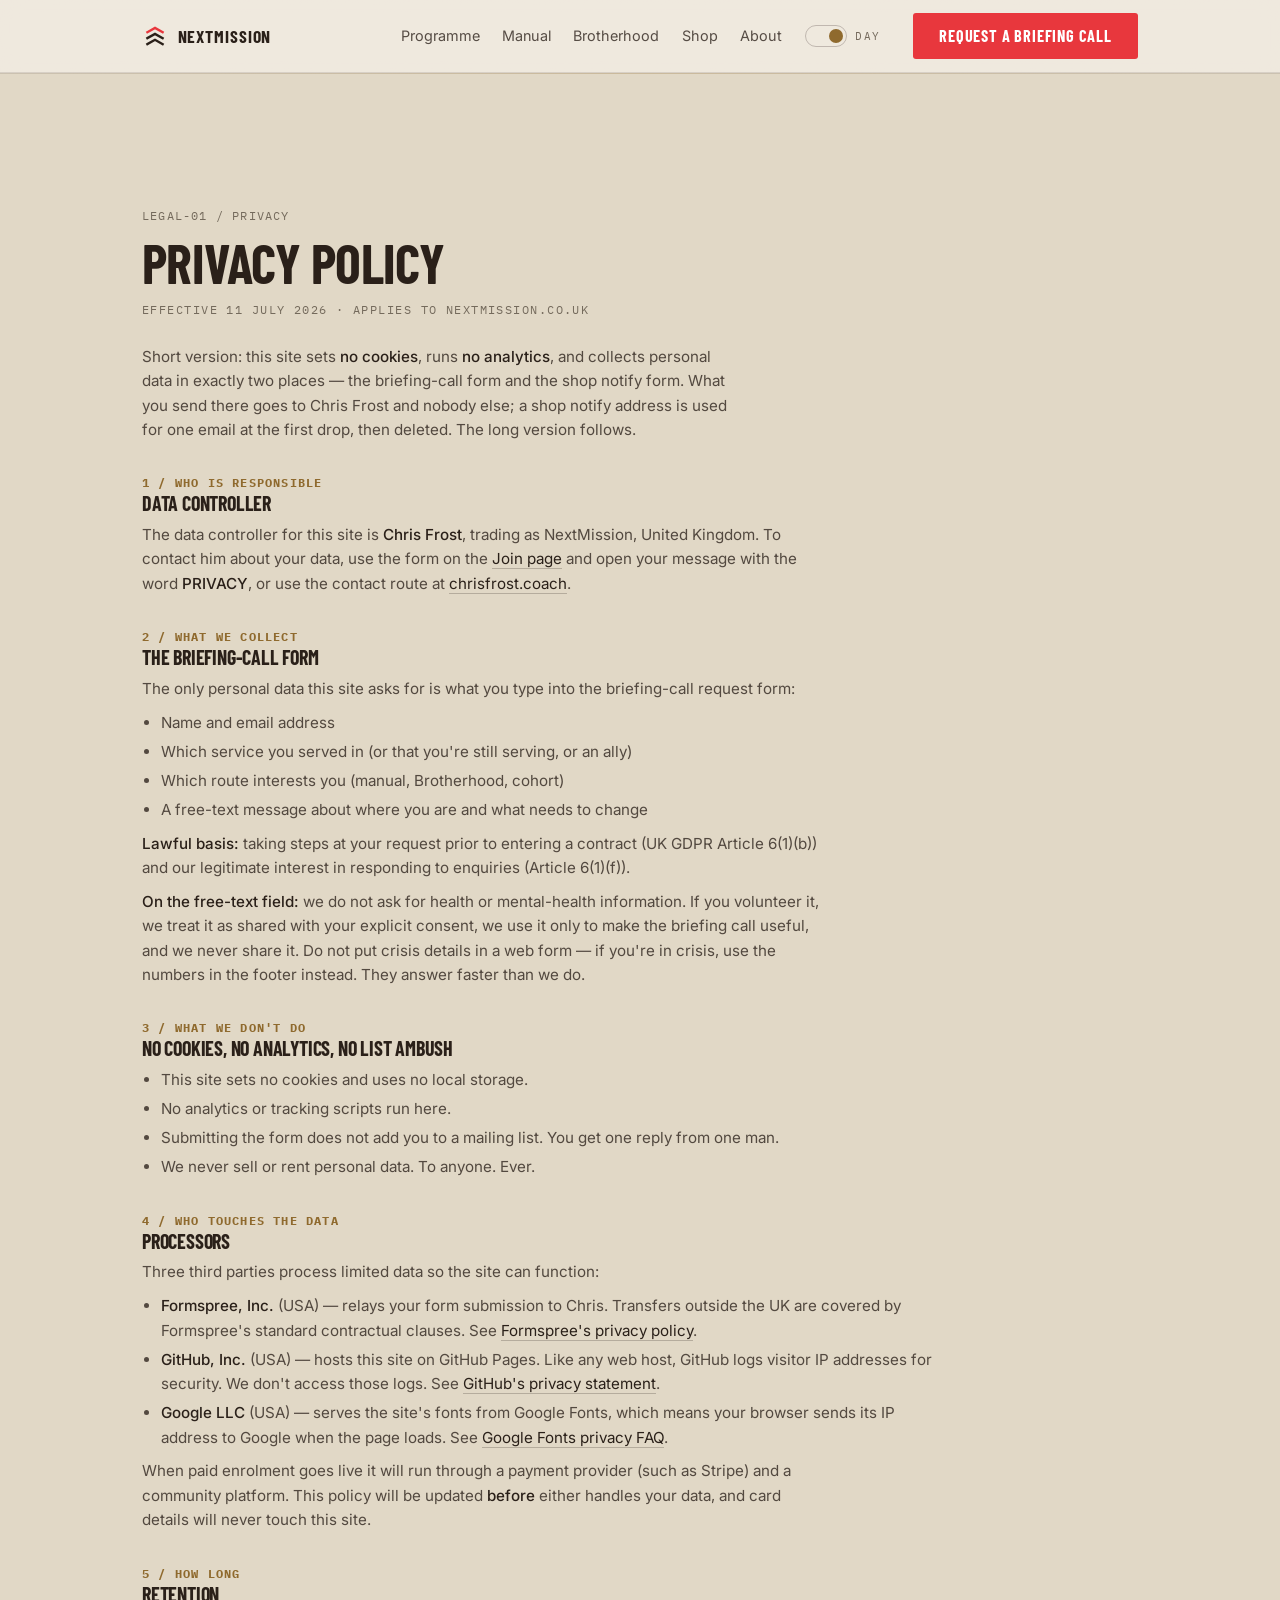
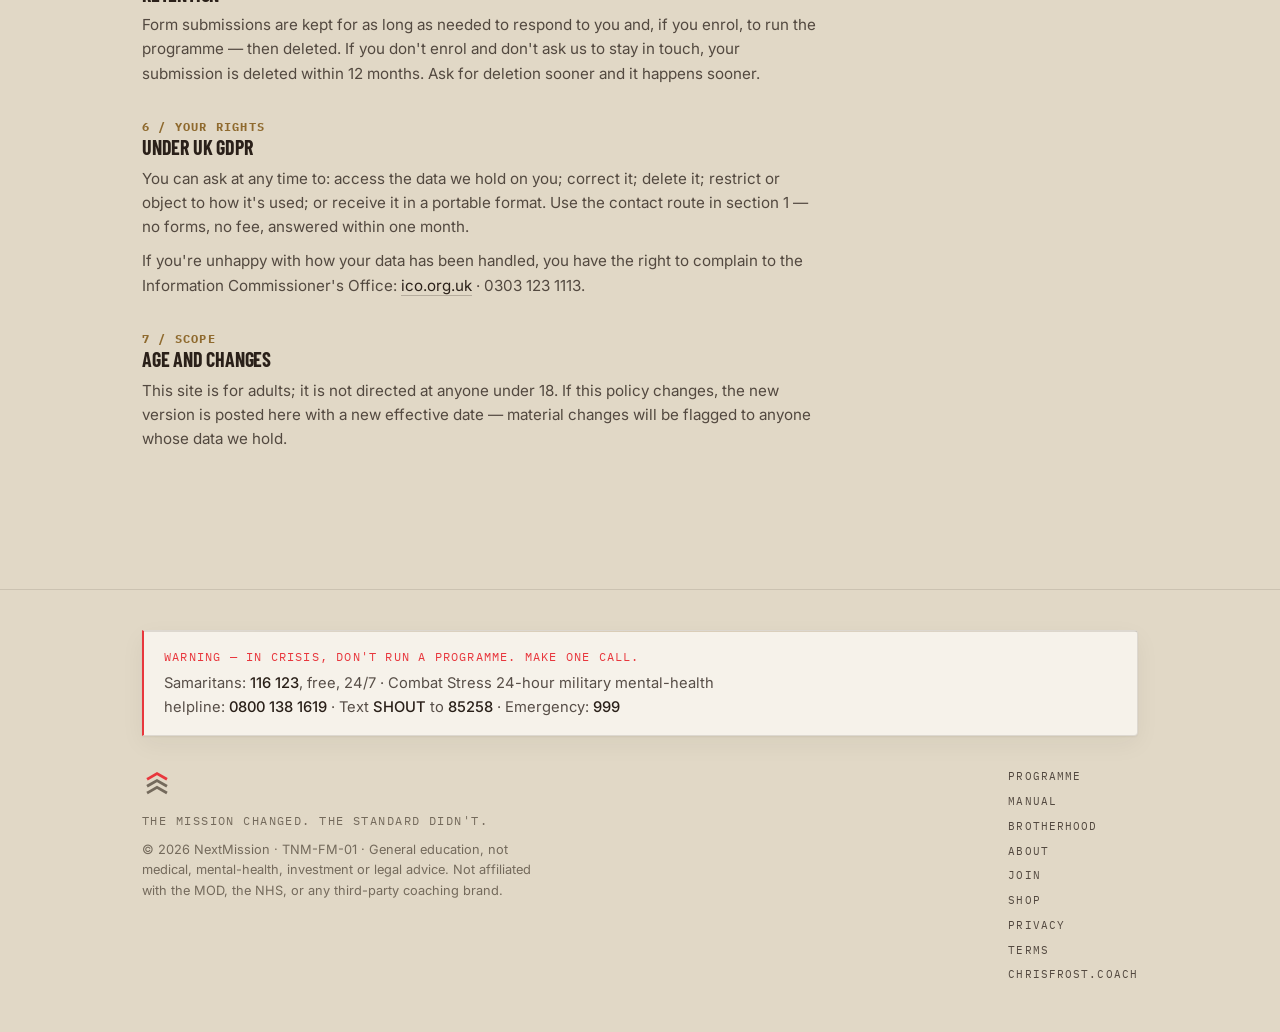
<file: privacy.html>
<!doctype html>
<html lang="en-GB">
<head>
<meta charset="utf-8">
<meta name="viewport" content="width=device-width, initial-scale=1">
<title>Privacy Policy | NextMission</title>
<meta name="description" content="What data nextmission.co.uk collects, why, who processes it, and your rights under UK GDPR. No cookies, no analytics — one form.">
<!-- no-flash day/night init — MUST run in <head> before paint, inlined on every page -->
<script>(function(){try{var t=localStorage.getItem('tnm-theme');if(t!=='light'&&t!=='dark'){t='light';}document.documentElement.setAttribute('data-theme',t);}catch(e){}})();</script>
<meta name="theme-color" content="#EFE9DE">
<link rel="preconnect" href="https://fonts.googleapis.com">
<link rel="preconnect" href="https://fonts.gstatic.com" crossorigin>
<link href="https://fonts.googleapis.com/css2?family=Barlow+Condensed:wght@700&family=Inter:wght@400;500&family=IBM+Plex+Mono:wght@400;600&display=swap" rel="stylesheet" media="print" onload="this.media='all'">
<noscript><link href="https://fonts.googleapis.com/css2?family=Barlow+Condensed:wght@700&family=Inter:wght@400;500&family=IBM+Plex+Mono:wght@400;600&display=swap" rel="stylesheet"></noscript>
<link rel="stylesheet" href="assets/site.css">
<link rel="canonical" href="https://nextmission.co.uk/privacy.html">
<link rel="icon" href="assets/favicon.svg" type="image/svg+xml">
<meta property="og:site_name" content="NextMission">
<meta property="og:type" content="website">
<meta property="og:title" content="Privacy Policy | NextMission">
<meta property="og:description" content="What data nextmission.co.uk collects, why, who processes it, and your rights under UK GDPR. No cookies, no analytics — one form.">
<meta property="og:url" content="https://nextmission.co.uk/privacy.html">
<meta property="og:image" content="https://nextmission.co.uk/assets/films/hero-poster.jpg">
<meta property="og:locale" content="en_GB">
<meta name="twitter:card" content="summary_large_image">
<meta name="twitter:title" content="Privacy Policy | NextMission">
<meta name="twitter:description" content="What data nextmission.co.uk collects, why, who processes it, and your rights under UK GDPR. No cookies, no analytics — one form.">
<meta name="twitter:image" content="https://nextmission.co.uk/assets/films/hero-poster.jpg">
</head>
<body>

<nav class="nav" aria-label="Main">
  <div class="nav-in">
    <a class="brand" href="index.html" aria-label="NextMission home">
      <svg width="26" height="26" viewBox="0 0 96 96" aria-hidden="true"><g fill="none" stroke-linecap="square" stroke-width="9"><path d="M20 78 L48 62 L76 78" stroke="currentColor"/><path d="M20 56 L48 40 L76 56" stroke="currentColor"/><path d="M20 34 L48 18 L76 34" stroke="#E8373D"/></g></svg>
      <b>NEXTMISSION</b>
    </a>
    <div class="nav-links">
      <a href="programme.html">Programme</a>
      <a href="manual.html">Manual</a>
      <a href="brotherhood.html">Brotherhood</a>
      <a href="shop.html">Shop</a>
      <a href="about.html">About</a>
      <button class="theme-toggle" id="themetoggle" type="button" aria-pressed="true" aria-label="Switch to night mode" title="Day / Night mode">
        <span class="tt-track" aria-hidden="true"><span class="tt-thumb"></span></span>
        <span class="tt-label">Day</span>
      </button>
      <a class="btn" href="join.html#call">Request a Briefing Call</a>
    </div>
  </div>
</nav>

<main>

<!-- LEGAL RECORD — not a sales surface: plain Inter at document measure on a --sunk band;
     no hero device, no glow, no motion beyond the shared header reveal (§6 /privacy) -->
<section class="band-doc">
  <div class="wrap">
    <div class="legal-head reveal">
      <span class="code" data-scramble>LEGAL-01 / PRIVACY</span>
      <h2 style="font-size:clamp(2.2rem,5vw,3.4rem);margin-top:.5rem">Privacy policy</h2>
      <p class="doctrine" style="margin-top:.6rem">EFFECTIVE 11 JULY 2026 · APPLIES TO NEXTMISSION.CO.UK</p>
    </div>

    <div class="legal">
      <p class="lead" style="margin-top:1.6rem">Short version: this site sets <strong>no cookies</strong>, runs <strong>no analytics</strong>, and collects personal data in exactly two places — the briefing-call form and the shop notify form. What you send there goes to Chris Frost and nobody else; a shop notify address is used for one email at the first drop, then deleted. The long version follows.</p>

      <h3><span class="code brass">1 / WHO IS RESPONSIBLE</span>Data controller</h3>
      <p>The data controller for this site is <strong>Chris Frost</strong>, trading as NextMission, United Kingdom. To contact him about your data, use the form on the <a href="join.html#call">Join page</a> and open your message with the word <strong>PRIVACY</strong>, or use the contact route at <a href="https://chrisfrost.coach">chrisfrost.coach</a>.</p>

      <h3><span class="code brass">2 / WHAT WE COLLECT</span>The briefing-call form</h3>
      <p>The only personal data this site asks for is what you type into the briefing-call request form:</p>
      <ul>
        <li>Name and email address</li>
        <li>Which service you served in (or that you're still serving, or an ally)</li>
        <li>Which route interests you (manual, Brotherhood, cohort)</li>
        <li>A free-text message about where you are and what needs to change</li>
      </ul>
      <p><strong>Lawful basis:</strong> taking steps at your request prior to entering a contract (UK GDPR Article 6(1)(b)) and our legitimate interest in responding to enquiries (Article 6(1)(f)).</p>
      <p><strong>On the free-text field:</strong> we do not ask for health or mental-health information. If you volunteer it, we treat it as shared with your explicit consent, we use it only to make the briefing call useful, and we never share it. Do not put crisis details in a web form — if you're in crisis, use the numbers in the footer instead. They answer faster than we do.</p>

      <h3><span class="code brass">3 / WHAT WE DON'T DO</span>No cookies, no analytics, no list ambush</h3>
      <ul>
        <li>This site sets no cookies and uses no local storage.</li>
        <li>No analytics or tracking scripts run here.</li>
        <li>Submitting the form does not add you to a mailing list. You get one reply from one man.</li>
        <li>We never sell or rent personal data. To anyone. Ever.</li>
      </ul>

      <h3><span class="code brass">4 / WHO TOUCHES THE DATA</span>Processors</h3>
      <p>Three third parties process limited data so the site can function:</p>
      <ul>
        <li><strong>Formspree, Inc.</strong> (USA) — relays your form submission to Chris. Transfers outside the UK are covered by Formspree's standard contractual clauses. See <a href="https://formspree.io/legal/privacy-policy/" rel="noopener">Formspree's privacy policy</a>.</li>
        <li><strong>GitHub, Inc.</strong> (USA) — hosts this site on GitHub Pages. Like any web host, GitHub logs visitor IP addresses for security. We don't access those logs. See <a href="https://docs.github.com/en/site-policy/privacy-policies/github-general-privacy-statement" rel="noopener">GitHub's privacy statement</a>.</li>
        <li><strong>Google LLC</strong> (USA) — serves the site's fonts from Google Fonts, which means your browser sends its IP address to Google when the page loads. See <a href="https://developers.google.com/fonts/faq/privacy" rel="noopener">Google Fonts privacy FAQ</a>.</li>
      </ul>
      <p>When paid enrolment goes live it will run through a payment provider (such as Stripe) and a community platform. This policy will be updated <strong>before</strong> either handles your data, and card details will never touch this site.</p>

      <h3><span class="code brass">5 / HOW LONG</span>Retention</h3>
      <p>Form submissions are kept for as long as needed to respond to you and, if you enrol, to run the programme — then deleted. If you don't enrol and don't ask us to stay in touch, your submission is deleted within 12 months. Ask for deletion sooner and it happens sooner.</p>

      <h3><span class="code brass">6 / YOUR RIGHTS</span>Under UK GDPR</h3>
      <p>You can ask at any time to: access the data we hold on you; correct it; delete it; restrict or object to how it's used; or receive it in a portable format. Use the contact route in section 1 — no forms, no fee, answered within one month.</p>
      <p>If you're unhappy with how your data has been handled, you have the right to complain to the Information Commissioner's Office: <a href="https://ico.org.uk" rel="noopener">ico.org.uk</a> · 0303 123 1113.</p>

      <h3><span class="code brass">7 / SCOPE</span>Age and changes</h3>
      <p>This site is for adults; it is not directed at anyone under 18. If this policy changes, the new version is posted here with a new effective date — material changes will be flagged to anyone whose data we hold.</p>
    </div>
  </div>
</section>

</main>

<!-- FOOTER -->
<footer>
  <div class="wrap">
    <div class="advisory signal" style="margin-bottom:2rem;max-width:none">
      <span class="code">WARNING — IN CRISIS, DON'T RUN A PROGRAMME. MAKE ONE CALL.</span>
      <p>Samaritans: <strong>116 123</strong>, free, 24/7 · Combat Stress 24-hour military mental-health helpline: <strong>0800 138 1619</strong> · Text <strong>SHOUT</strong> to <strong>85258</strong> · Emergency: <strong>999</strong></p>
    </div>
    <div class="foot">
      <div>
        <svg width="30" height="30" viewBox="0 0 96 96" aria-hidden="true"><g fill="none" stroke-linecap="square" stroke-width="9"><path d="M20 78 L48 62 L76 78" stroke="currentColor"/><path d="M20 56 L48 40 L76 56" stroke="currentColor"/><path d="M20 34 L48 18 L76 34" stroke="#E8373D"/></g></svg>
        <p class="doctrine" style="margin-top:.8rem">THE MISSION CHANGED. THE STANDARD DIDN'T.</p>
        <p class="fine">© 2026 NextMission · TNM-FM-01 · General education, not medical, mental-health, investment or legal advice. Not affiliated with the MOD, the NHS, or any third-party coaching brand.</p>
      </div>
      <nav aria-label="Footer">
        <a href="programme.html">PROGRAMME</a>
        <a href="manual.html">MANUAL</a>
        <a href="brotherhood.html">BROTHERHOOD</a>
        <a href="about.html">ABOUT</a>
        <a href="join.html">JOIN</a>
        <a href="shop.html">SHOP</a>
        <a href="privacy.html" aria-current="page">PRIVACY</a>
        <a href="terms.html">TERMS</a>
        <a href="https://chrisfrost.coach">CHRISFROST.COACH</a>
      </nav>
    </div>
  </div>
</footer>

<script src="assets/site.js"></script>
</body>
</html>
</file>
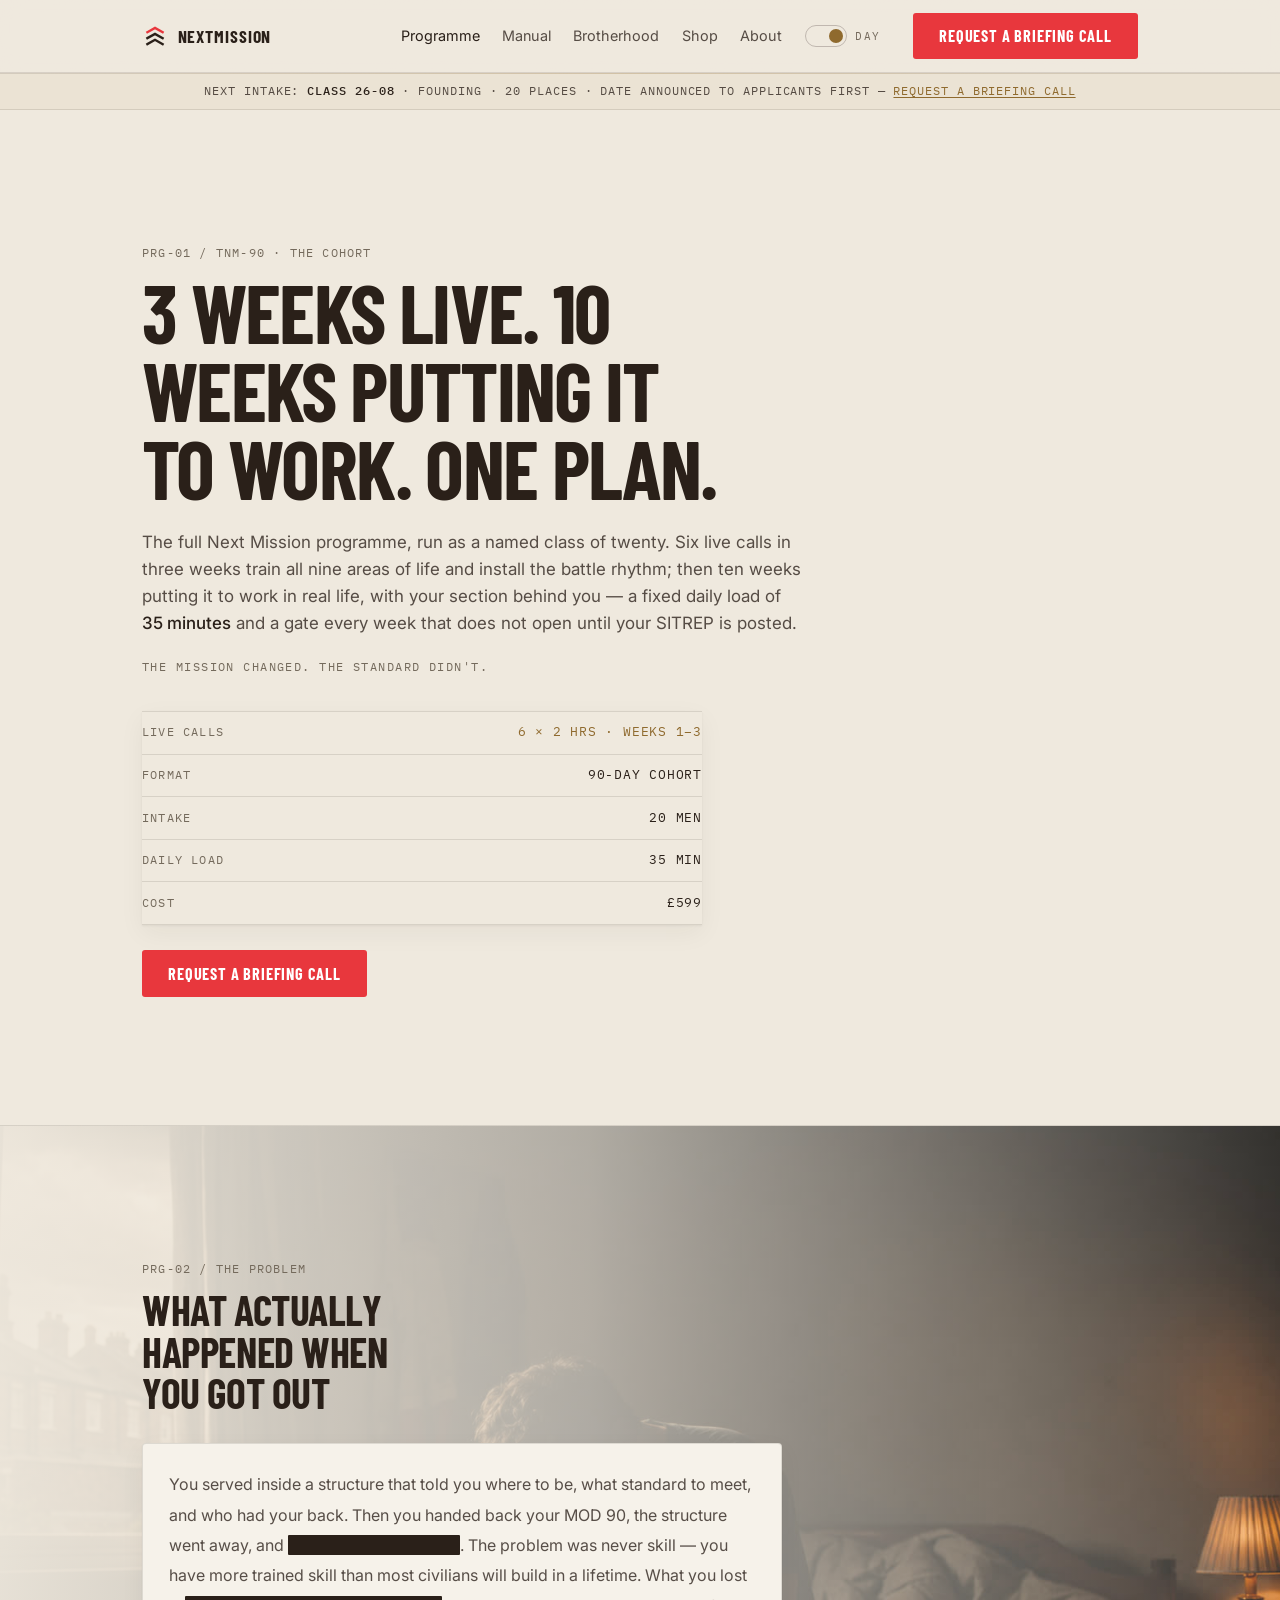
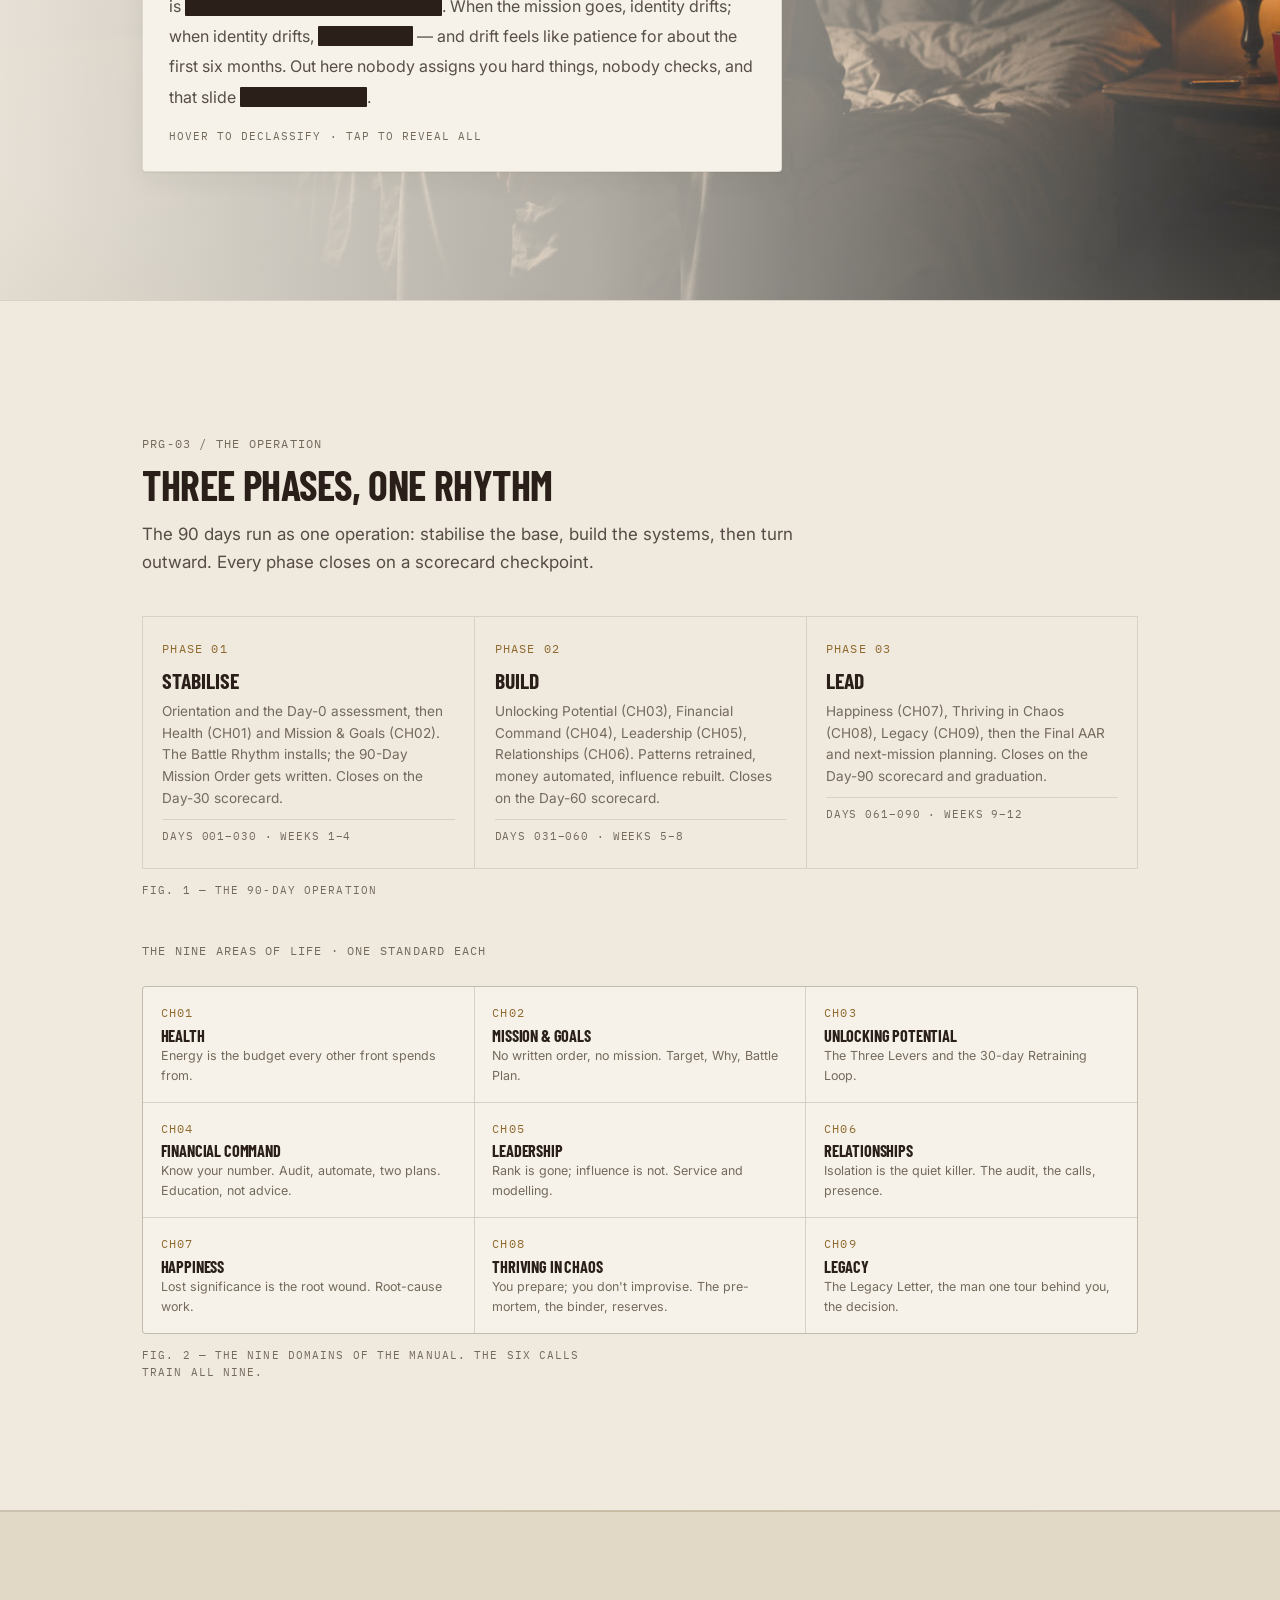
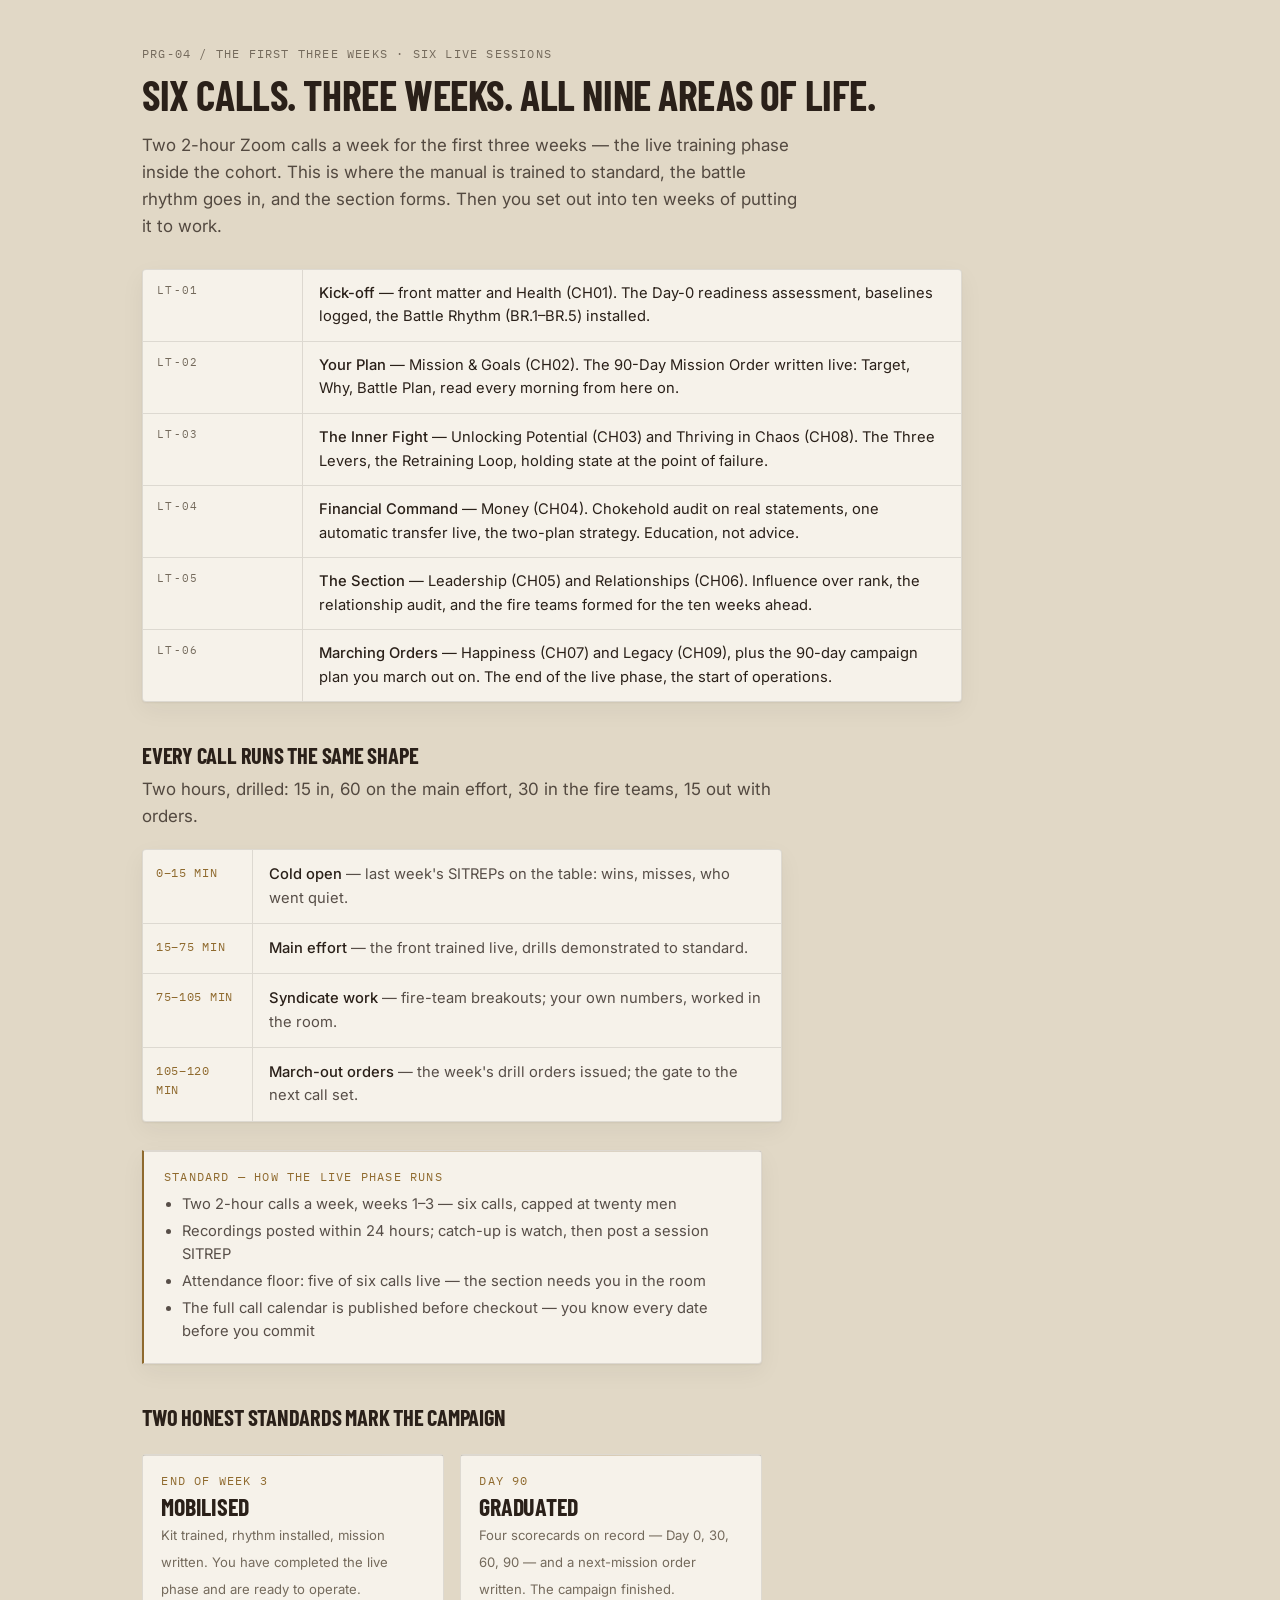
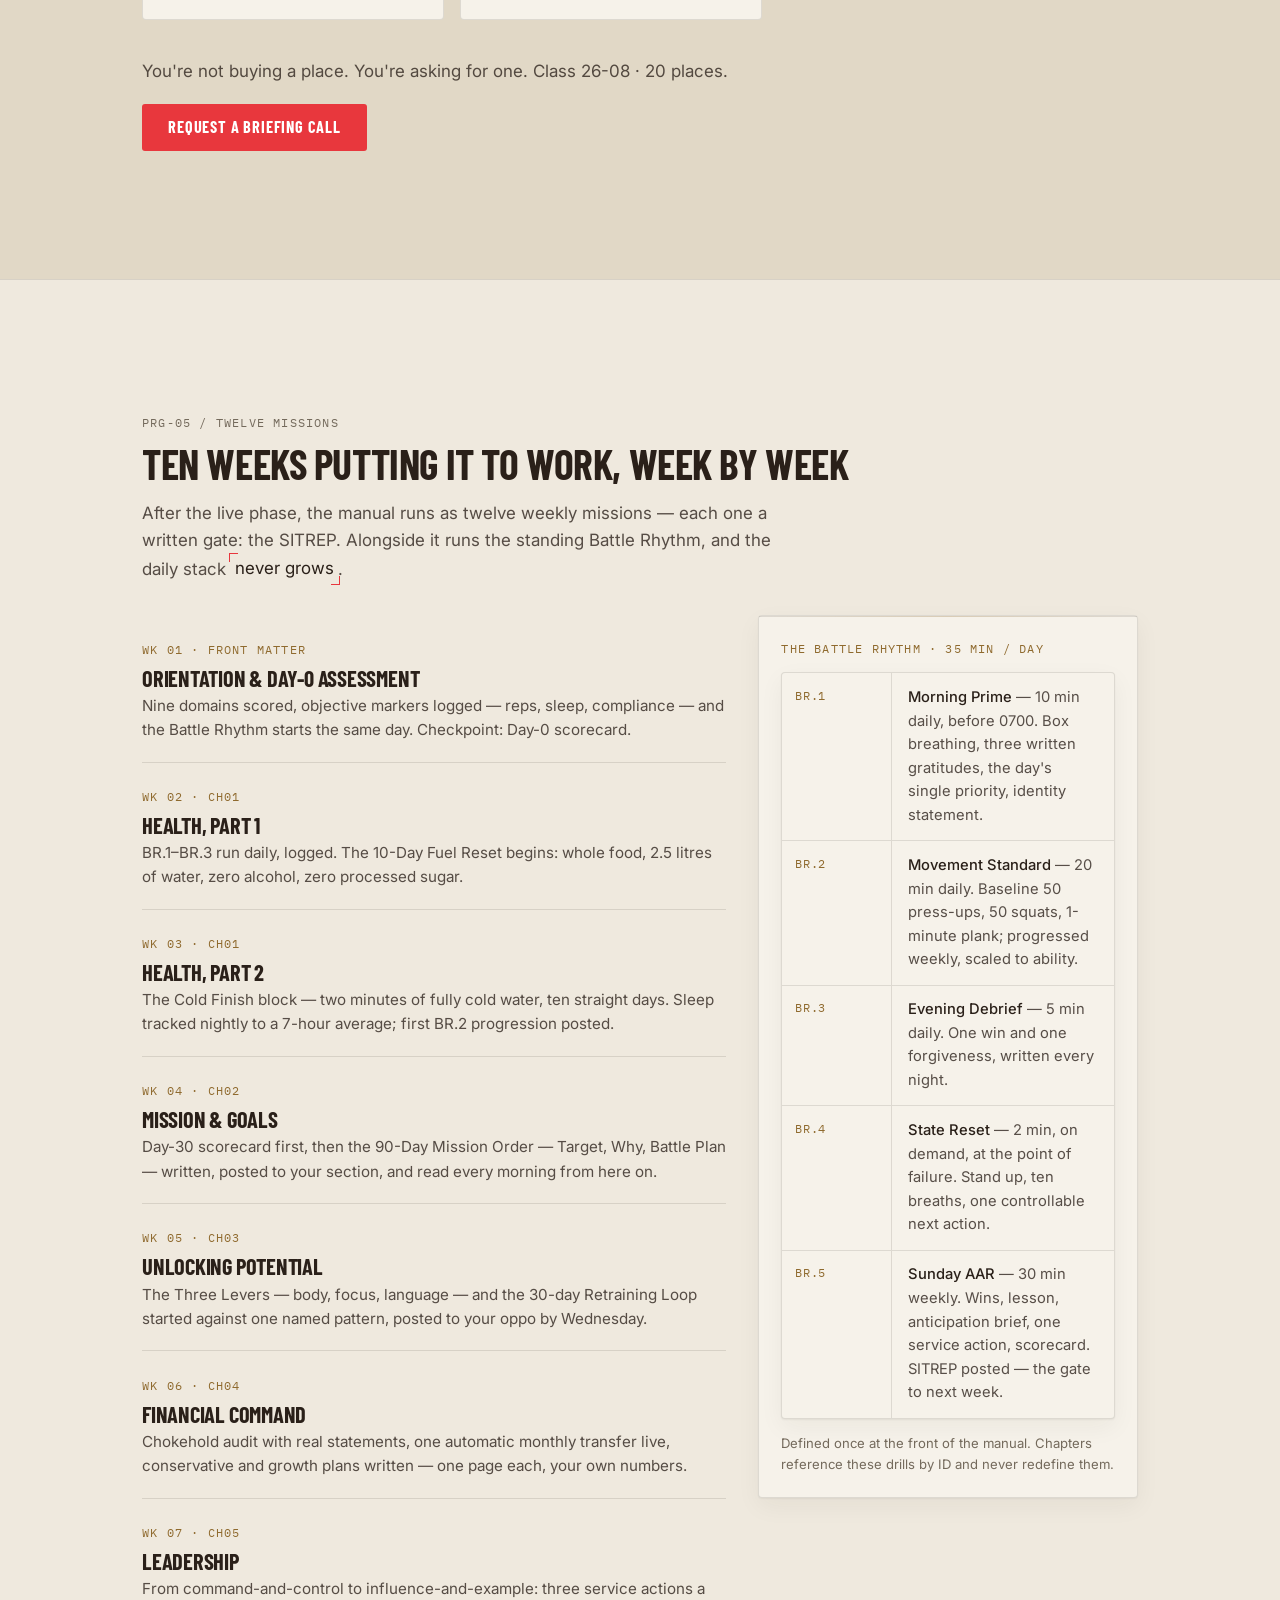
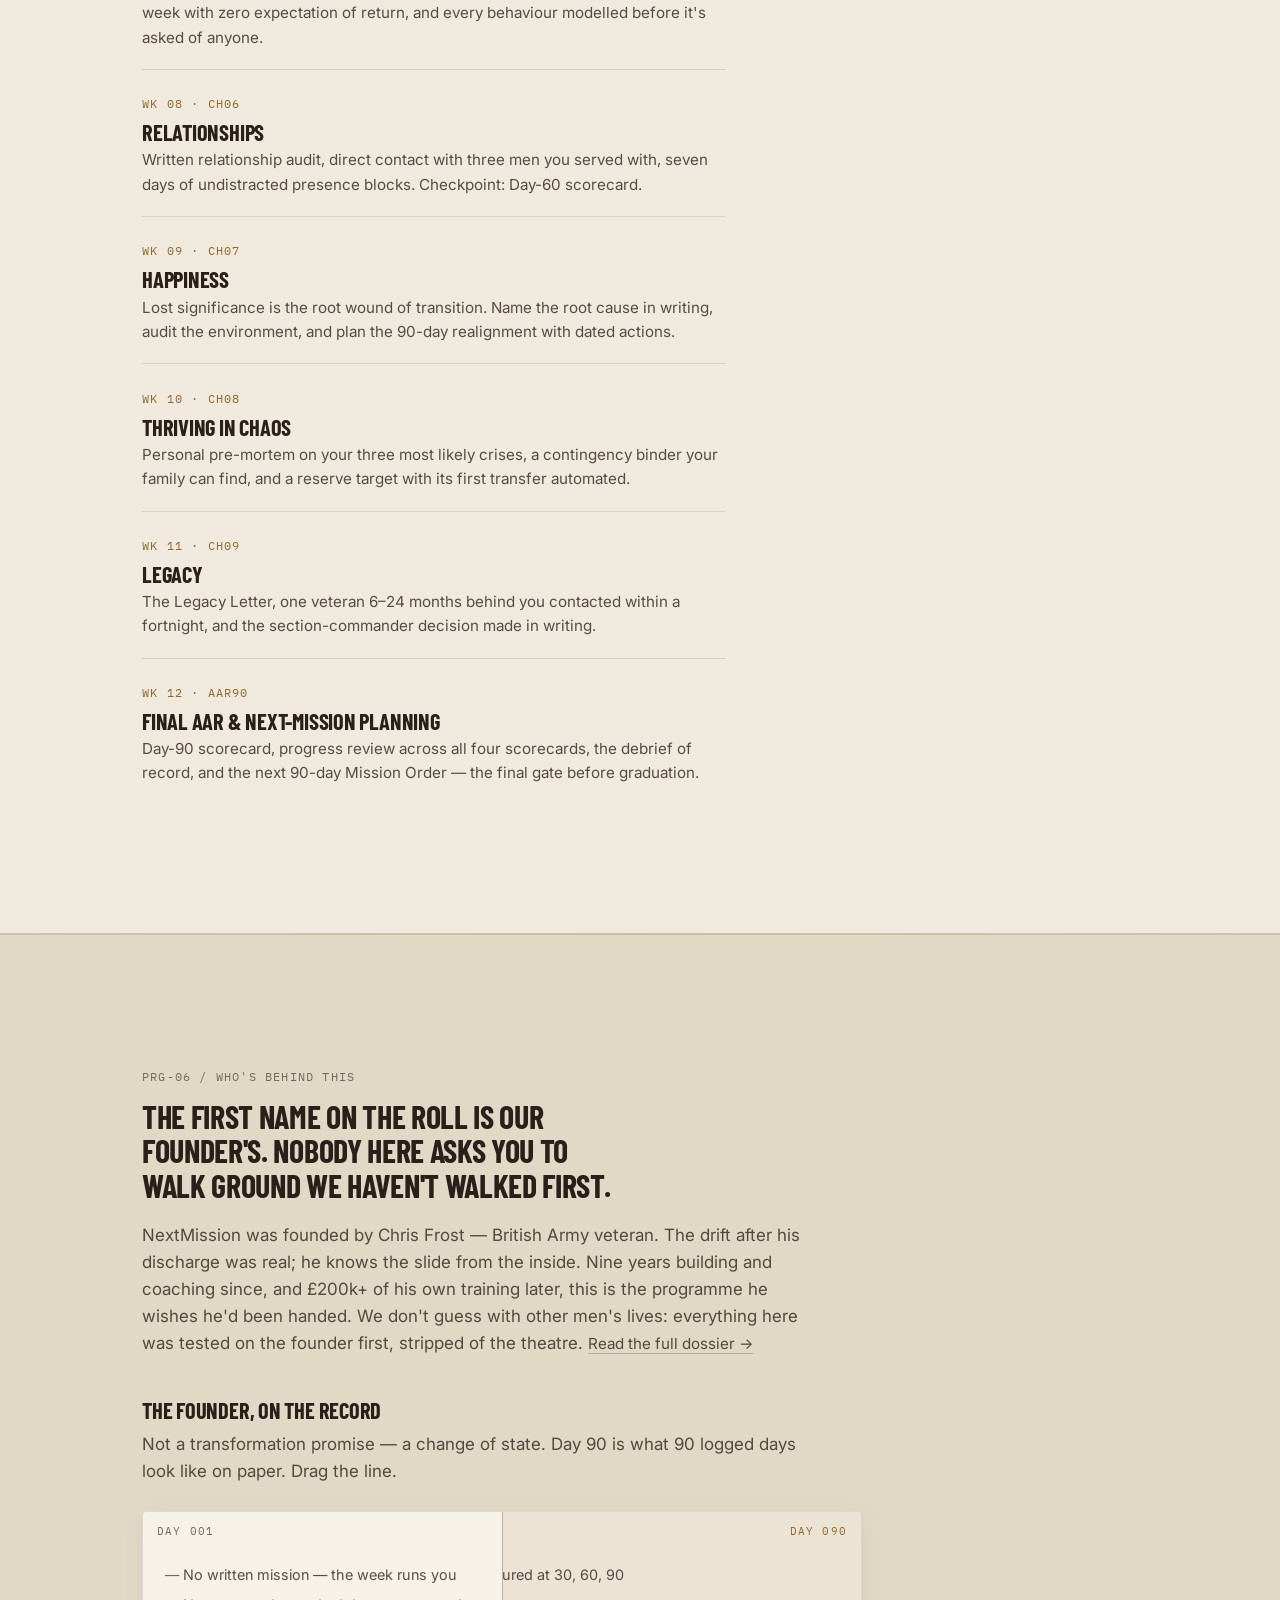
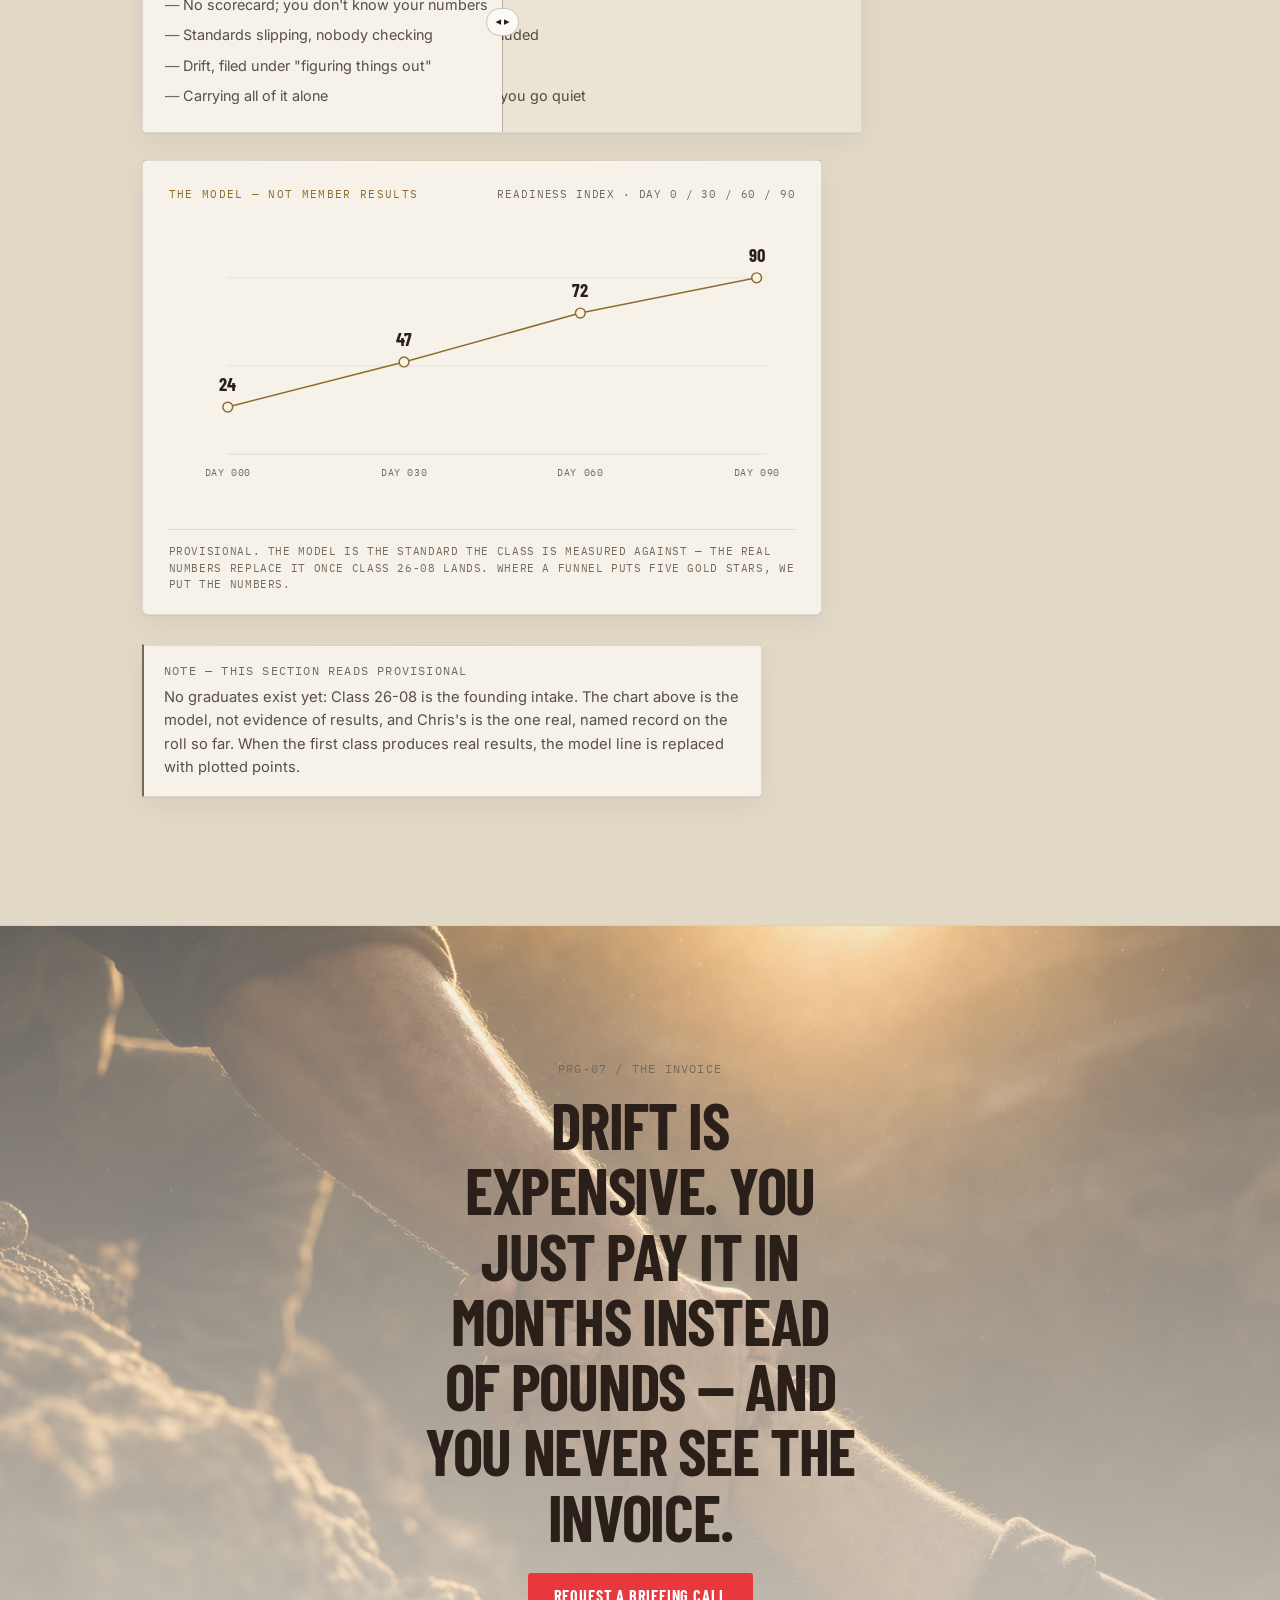
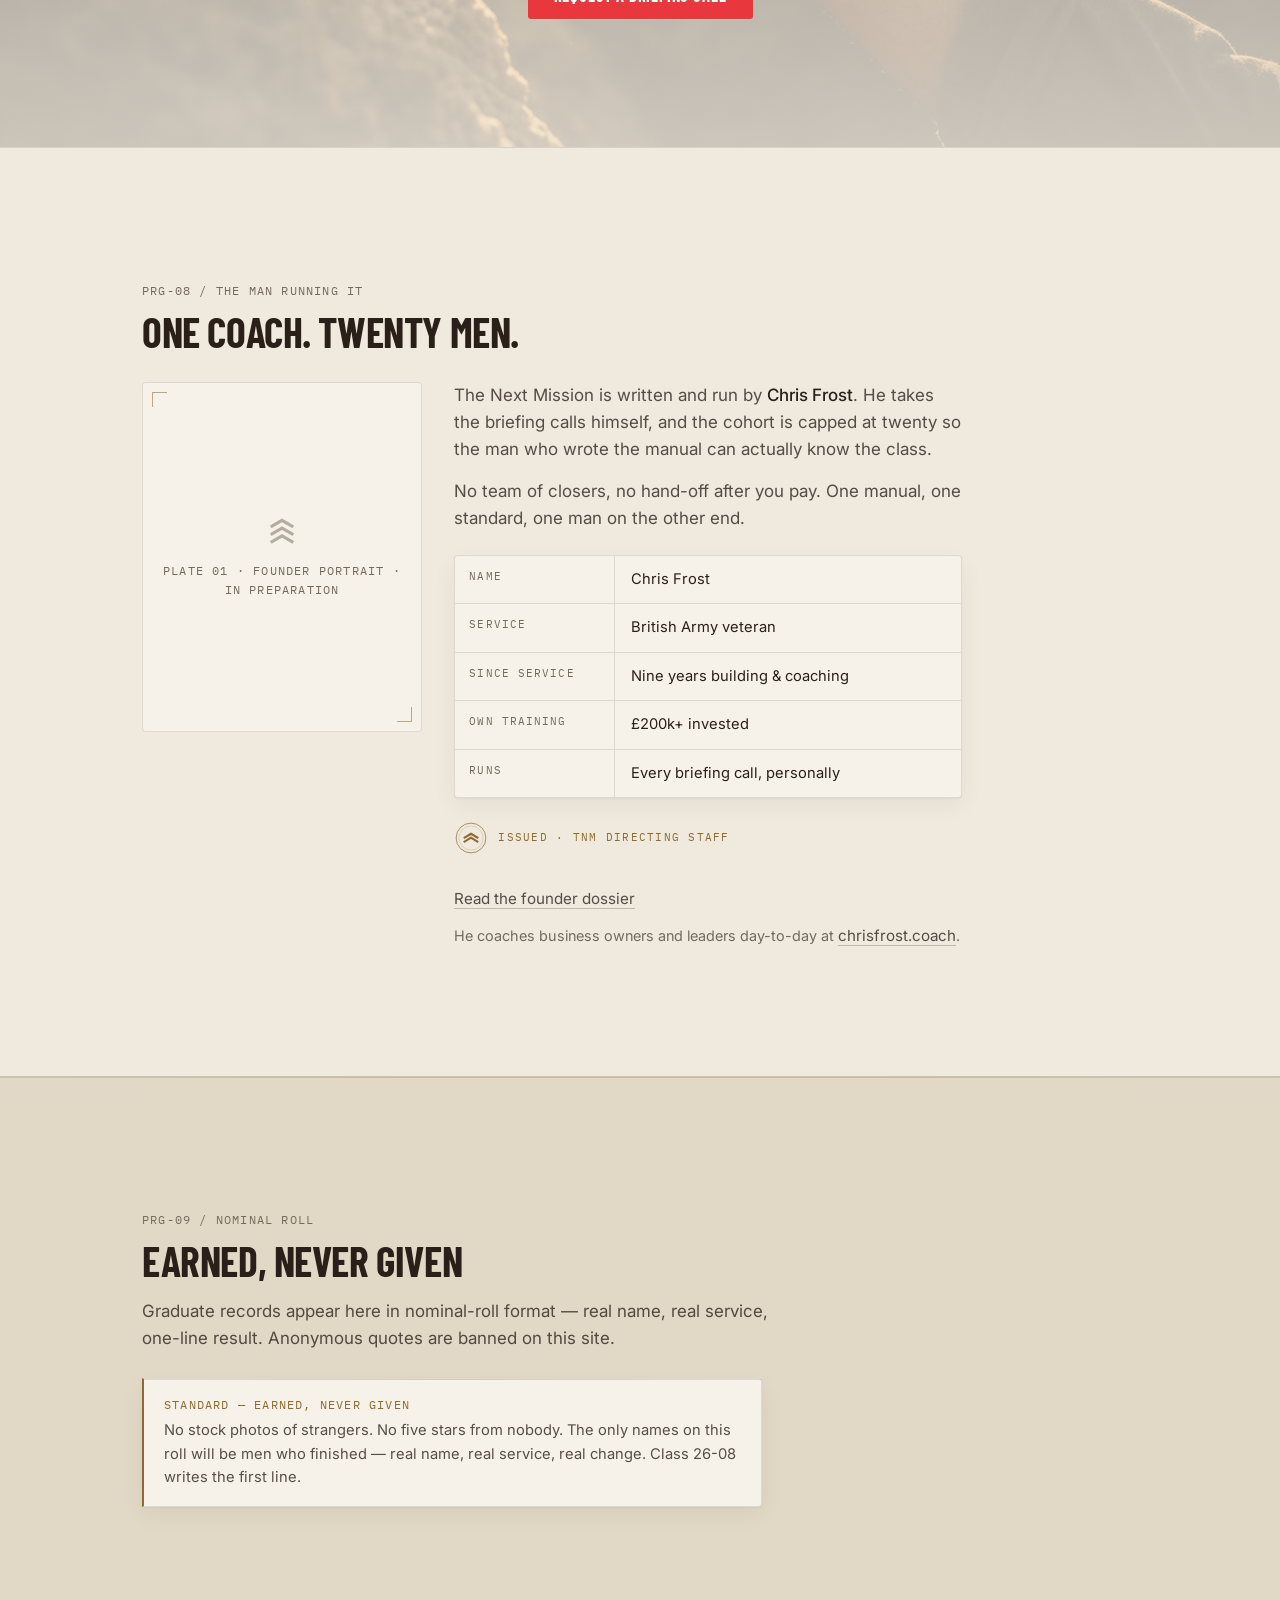
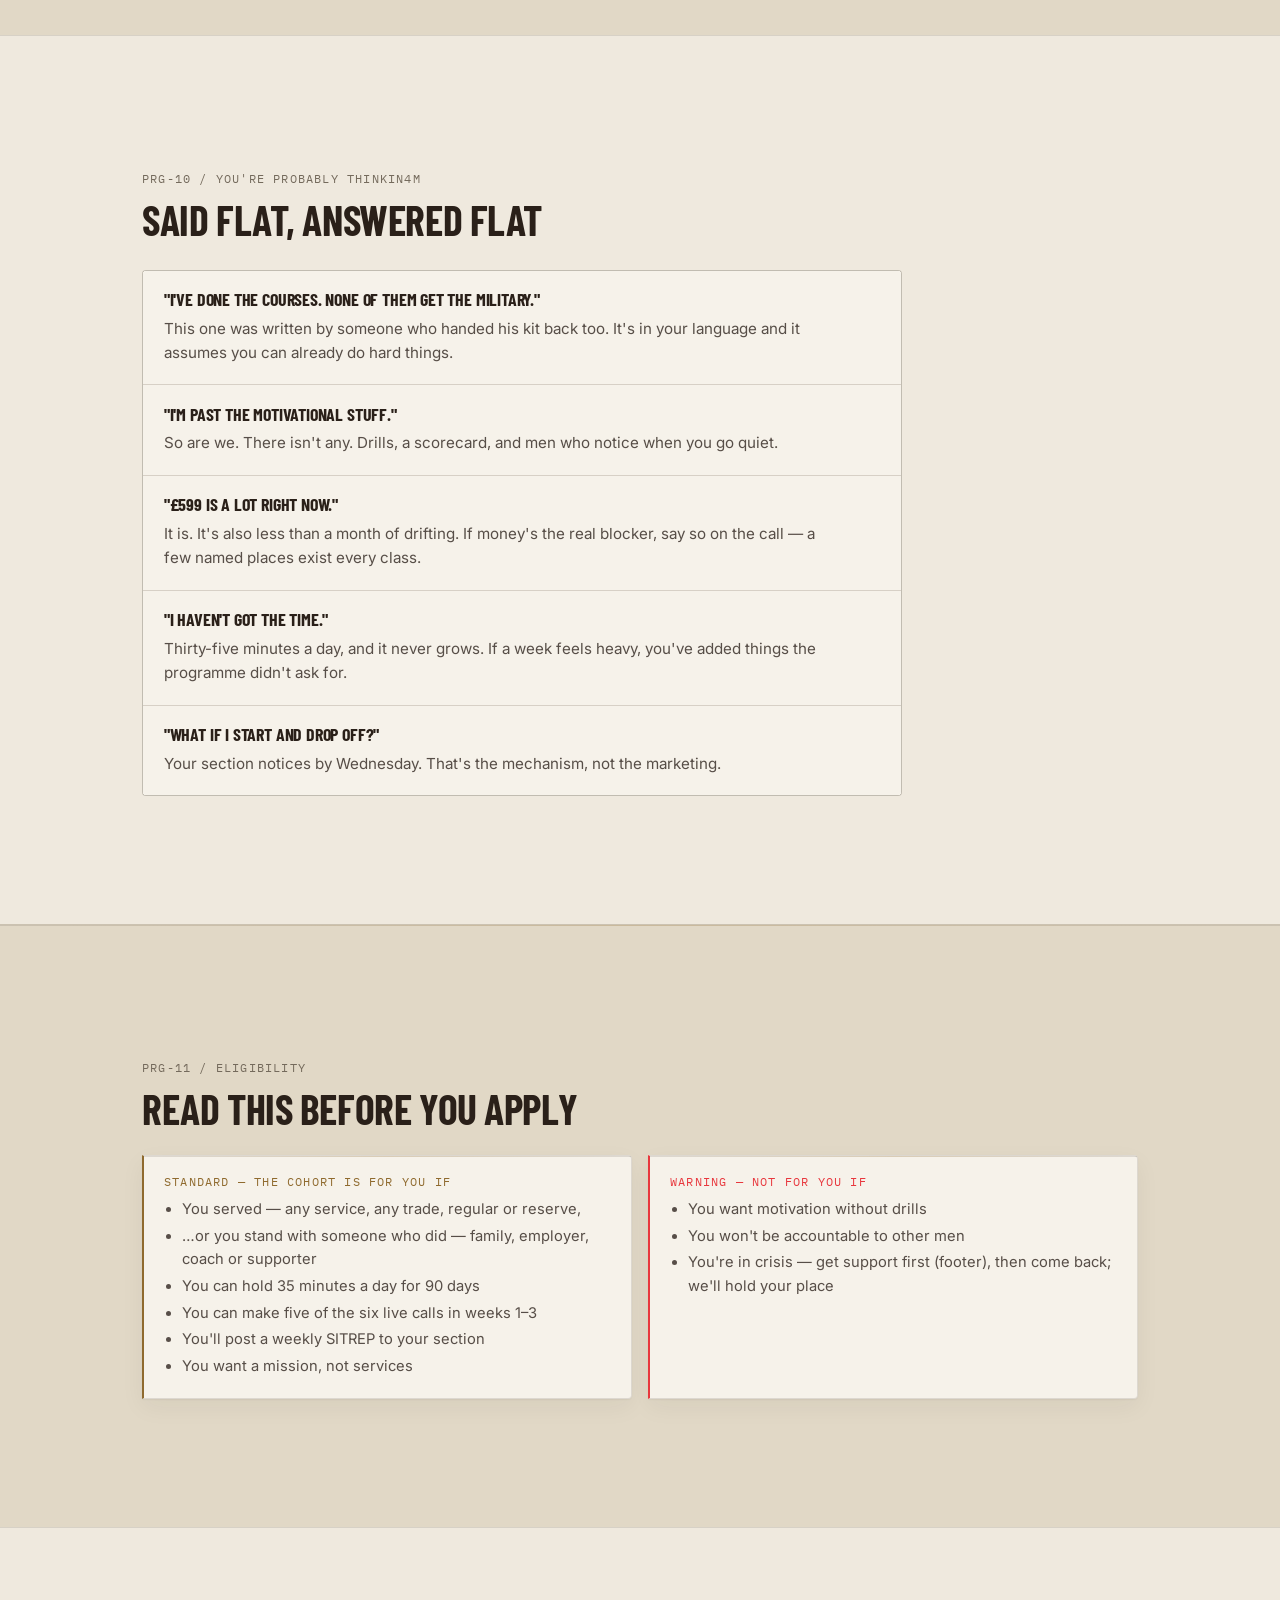
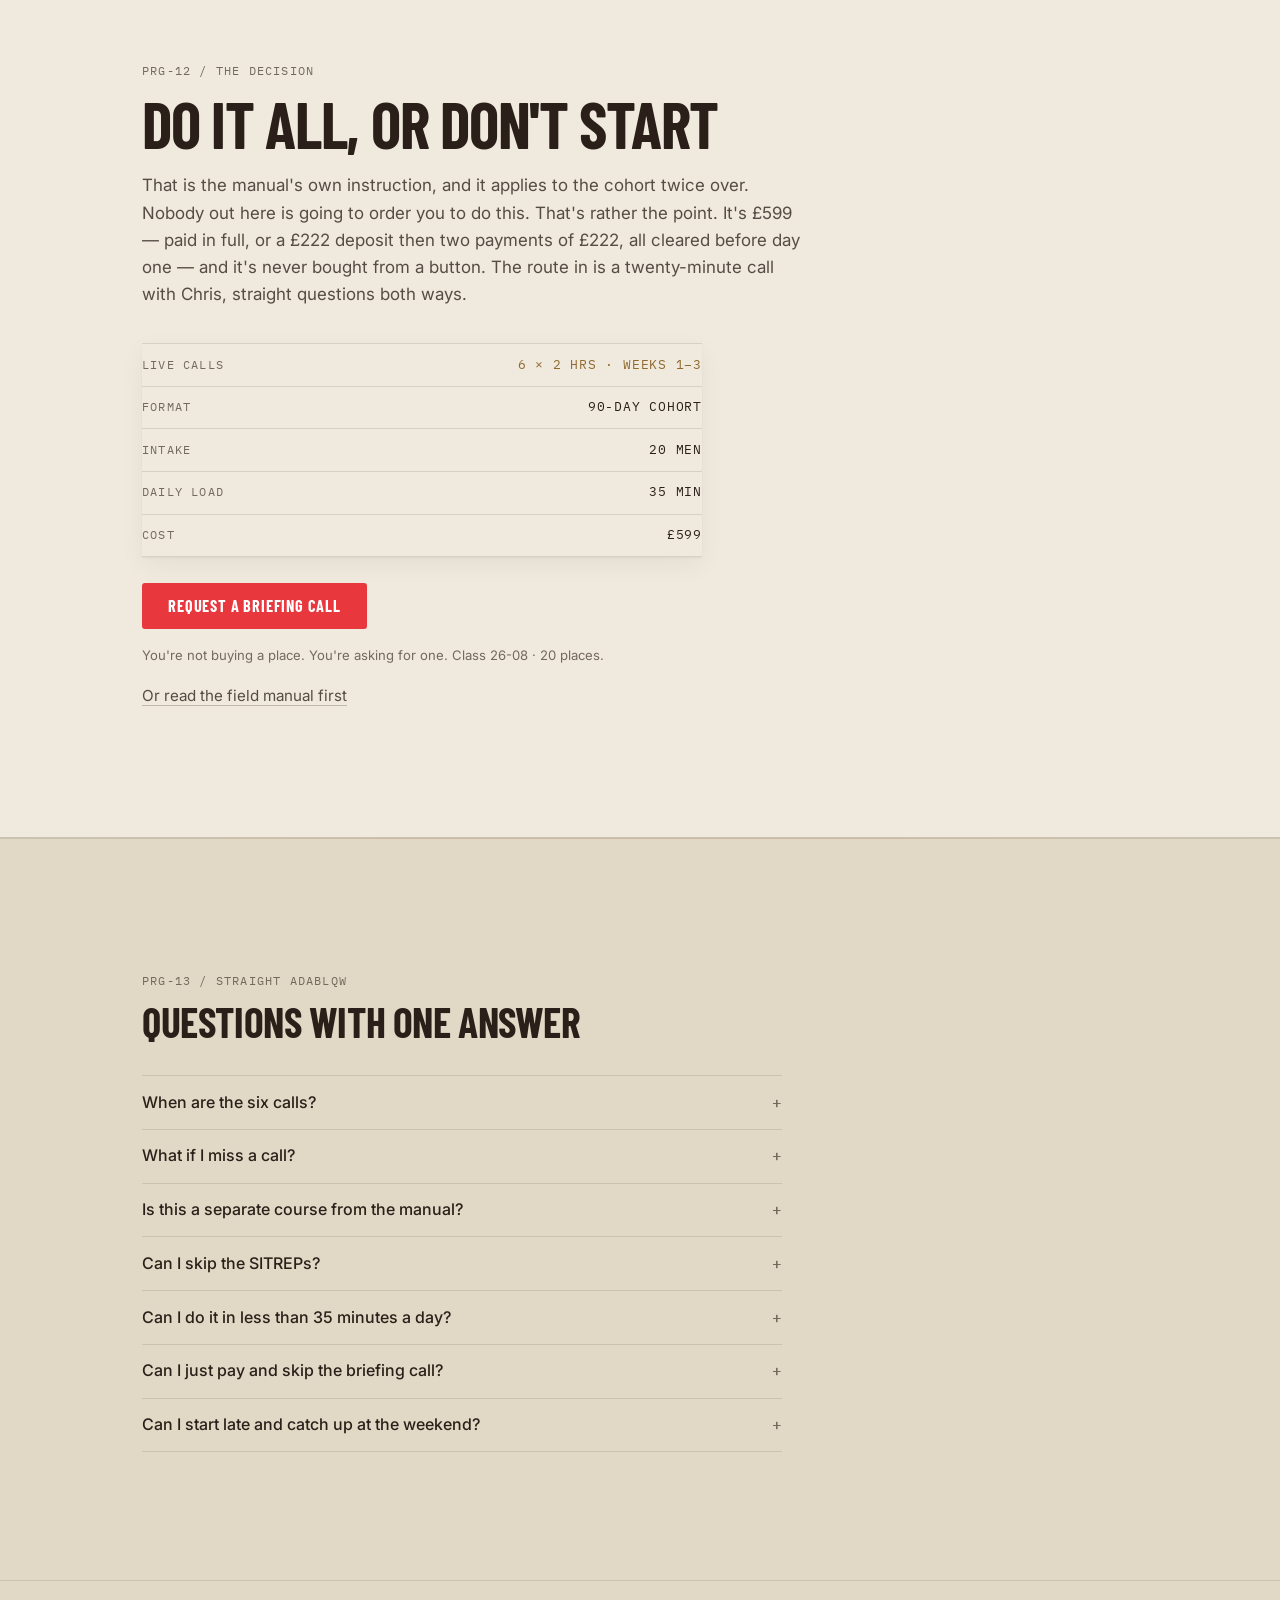
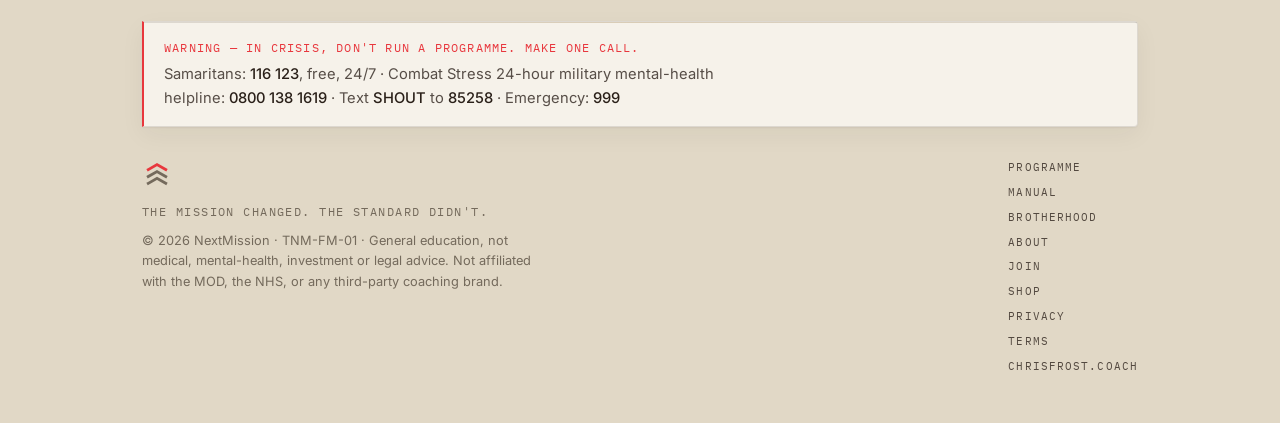
<file: programme.html>
<!doctype html>
<html lang="en-GB">
<head>
<meta charset="utf-8">
<meta name="viewport" content="width=device-width, initial-scale=1">
<title>The 90-Day Cohort — Veteran Transition Programme | NextMission</title>
<meta name="description" content="The Next Mission cohort: a 90-day military-to-civilian transition programme for UK veterans. Three weeks of live training, ten weeks of execution, 35 minutes a day. £599 — Class 26-08, 20 places, application by briefing call.">
<!-- no-flash day/night init — MUST run in <head> before paint, inlined on every page -->
<script>(function(){try{var t=localStorage.getItem('tnm-theme');if(t!=='light'&&t!=='dark'){t='light';}document.documentElement.setAttribute('data-theme',t);}catch(e){}})();</script>
<meta name="theme-color" content="#EFE9DE">
<link rel="preconnect" href="https://fonts.googleapis.com">
<link rel="preconnect" href="https://fonts.gstatic.com" crossorigin>
<link href="https://fonts.googleapis.com/css2?family=Barlow+Condensed:wght@700&family=Inter:wght@400;500&family=IBM+Plex+Mono:wght@400;600&display=swap" rel="stylesheet" media="print" onload="this.media='all'">
<noscript><link href="https://fonts.googleapis.com/css2?family=Barlow+Condensed:wght@700&family=Inter:wght@400;500&family=IBM+Plex+Mono:wght@400;600&display=swap" rel="stylesheet"></noscript>
<link rel="stylesheet" href="assets/site.css">
<link rel="canonical" href="https://nextmission.co.uk/programme.html">
<link rel="icon" href="assets/favicon.svg" type="image/svg+xml">
<meta property="og:site_name" content="NextMission">
<meta property="og:type" content="website">
<meta property="og:title" content="The 90-Day Cohort — Veteran Transition Programme | NextMission">
<meta property="og:description" content="The Next Mission cohort: a 90-day military-to-civilian transition programme for UK veterans. Three weeks of live training, ten weeks of execution, 35 minutes a day. £599 — Class 26-08, 20 places, application by briefing call.">
<meta property="og:url" content="https://nextmission.co.uk/programme.html">
<meta property="og:image" content="https://nextmission.co.uk/assets/films/hero-poster.jpg">
<meta property="og:locale" content="en_GB">
<meta name="twitter:card" content="summary_large_image">
<meta name="twitter:title" content="The 90-Day Cohort — Veteran Transition Programme | NextMission">
<meta name="twitter:description" content="The Next Mission cohort: a 90-day military-to-civilian transition programme for UK veterans. Three weeks of live training, ten weeks of execution, 35 minutes a day. £599 — Class 26-08, 20 places, application by briefing call.">
<meta name="twitter:image" content="https://nextmission.co.uk/assets/films/hero-poster.jpg">
<script type="application/ld+json">{"@context":"https://schema.org","@type":"Course","name":"The Next Mission — 90-Day Cohort","description":"A 90-day military-to-civilian transition programme for UK veterans: three weeks of live training (six two-hour calls), then ten weeks of execution with a section beside you.","provider":{"@type":"Organization","name":"NextMission","url":"https://nextmission.co.uk/","logo":"https://nextmission.co.uk/assets/favicon.svg","slogan":"The mission changed. The standard didn't.","description":"NextMission builds transition programmes for British veterans: a 90-day field manual, a standing community, and a coached cohort for the crossing from service to civilian life.","founder":{"@type":"Person","name":"Chris Frost","jobTitle":"Founder","sameAs":"https://chrisfrost.coach"},"areaServed":"GB"},"offers":{"@type":"Offer","price":"599","priceCurrency":"GBP","url":"https://nextmission.co.uk/join.html","availability":"https://schema.org/LimitedAvailability"},"hasCourseInstance":{"@type":"CourseInstance","courseMode":"online","name":"Class 26-08"}}</script>
<style>
/* page-scoped — /programme, the long graded sales document (§6, §9.4) */
.hero-h1{font-size:clamp(2.6rem,6.4vw,5.4rem);line-height:.95;letter-spacing:-.02em;max-width:16ch;margin:.5rem 0 0}
.sec-h{font-size:clamp(1.8rem,4vw,2.6rem);margin-top:.5rem}

/* the nine fronts — static schematic grid (honest static craft) */
.fronts{display:grid;grid-template-columns:repeat(3,1fr);gap:1px;background:var(--line);border:1px solid var(--line);border-radius:4px;overflow:hidden;margin-top:1.6rem}
.front{background:var(--raised);padding:1rem 1.1rem}
.front .code{color:var(--bronze);display:block}
.front b{font-family:var(--font-display);font-weight:700;text-transform:uppercase;font-size:1.02rem;color:var(--t-hi);display:block;margin:.35rem 0 .1rem;letter-spacing:-.01em;line-height:1}
.front small{font-size:.78rem;color:var(--t-meta);display:block}
@media(max-width:640px){.fronts{grid-template-columns:1fr}}

/* the two campaign standards — MOBILISED (wk3) / GRADUATED (day90) */
.marks{display:flex;flex-wrap:wrap;gap:1rem;margin-top:1.6rem;max-width:620px}
.mark{flex:1 1 240px;border:1px solid var(--line);border-radius:4px;background:var(--raised);padding:1rem 1.15rem;position:relative}
.mark::before{content:"";position:absolute;top:0;left:0;right:0;height:1px;background:var(--edge);pointer-events:none}
.mark .code{color:var(--bronze);display:block}
.mark b{font-family:var(--font-display);font-weight:700;text-transform:uppercase;font-size:1.5rem;color:var(--t-hi);display:block;margin:.3rem 0 .15rem;letter-spacing:-.01em;line-height:1}
.mark small{font-size:.82rem;color:var(--t-meta)}

/* objections — "you're probably thinking…" (⑮) */
.objections{display:grid;gap:1px;background:var(--line);border:1px solid var(--line);border-radius:4px;overflow:hidden;margin-top:1.8rem;max-width:760px}
.obj{background:var(--raised);padding:1.2rem 1.3rem}
.obj .q{font-family:var(--font-display);font-weight:700;text-transform:uppercase;letter-spacing:-.01em;font-size:1.12rem;color:var(--t-hi);line-height:1.05;max-width:none}
.obj .a{font-size:.95rem;color:var(--t-body);margin-top:.5rem}

/* founder holding frame — registration marks, NOT a faked face (§7 / §9.3) */
.holdframe{position:relative}
.holdframe::before,.holdframe::after{content:"";position:absolute;width:14px;height:14px;border:1px solid var(--bronze);opacity:.55;pointer-events:none}
.holdframe::before{top:9px;left:9px;border-right:0;border-bottom:0}
.holdframe::after{bottom:9px;right:9px;border-left:0;border-top:0}
.holdmark{color:var(--t-meta);opacity:.5}
.holdframe .code{text-align:center;padding:0 .6rem}

/* static brass seal (#16 — shipped in its already-pressed state; no shared JS to fire the press) */
.seal{display:inline-flex;align-items:center;gap:.65rem;margin-top:1.4rem;font-family:var(--font-mono);font-size:10.5px;letter-spacing:.12em;text-transform:uppercase;color:var(--bronze)}
.seal svg{width:34px;height:34px;color:var(--bronze);flex:none}

.for-grid{display:grid;gap:1rem;grid-template-columns:repeat(auto-fit,minmax(280px,1fr));margin-top:1.6rem}
</style>
</head>
<body>

<nav class="nav" aria-label="Main">
  <div class="nav-in">
    <a class="brand" href="index.html" aria-label="NextMission home">
      <svg width="26" height="26" viewBox="0 0 96 96" aria-hidden="true"><g fill="none" stroke-linecap="square" stroke-width="9"><path d="M20 78 L48 62 L76 78" stroke="currentColor"/><path d="M20 56 L48 40 L76 56" stroke="currentColor"/><path d="M20 34 L48 18 L76 34" stroke="#E8373D"/></g></svg>
      <b>NEXTMISSION</b>
    </a>
    <div class="nav-links">
      <a href="programme.html" aria-current="page">Programme</a>
      <a href="manual.html">Manual</a>
      <a href="brotherhood.html">Brotherhood</a>
      <a href="shop.html">Shop</a>
      <a href="about.html">About</a>
      <button class="theme-toggle" id="themetoggle" type="button" aria-pressed="true" aria-label="Switch to night mode" title="Day / Night mode">
        <span class="tt-track" aria-hidden="true"><span class="tt-thumb"></span></span>
        <span class="tt-label">Day</span>
      </button>
      <a class="btn" href="join.html#call">Request a Briefing Call</a>
    </div>
  </div>
</nav>

<!-- sticky intake bar — restyled NON-RED (§4j): chalk-mono on --panel + bronze top edge-light -->
<div class="intake-bar">NEXT INTAKE: <strong>CLASS 26-08</strong> · FOUNDING · 20 PLACES · DATE ANNOUNCED TO APPLICANTS FIRST — <a href="join.html#call">REQUEST A BRIEFING CALL</a></div>

<main>

<!-- 01 · HERO — corrected campaign headline + spec + armed CTA; the page's one glow (neutral, night only) -->
<section class="glow band-air" style="border-top:0">
  <div class="wrap">
    <span class="code" data-scramble>PRG-01 / TNM-90 · THE COHORT</span>
    <h1 class="hero-h1">3 Weeks Live. 10 Weeks Putting It To Work. One&nbsp;Plan.</h1>
    <p class="lead" style="margin-top:1.4rem">The full Next Mission programme, run as a named class of twenty. Six live calls in three weeks train all nine areas of life and install the battle rhythm; then ten weeks putting it to work in real life, with your section behind you — a fixed daily load of <strong>35 minutes</strong> and a gate every week that does not open until your SITREP is posted.</p>
    <p class="doctrine" style="margin-top:1.2rem">THE MISSION CHANGED. THE STANDARD DIDN'T.</p>
    <div class="spec">
      <div class="spec-row"><span class="k">Live Calls</span><span class="v brass">6 × 2 hrs · Weeks 1–3</span></div>
      <div class="spec-row"><span class="k">Format</span><span class="v">90-Day Cohort</span></div>
      <div class="spec-row"><span class="k">Intake</span><span class="v">20 Men</span></div>
      <div class="spec-row"><span class="k">Daily Load</span><span class="v">35 Min</span></div>
      <div class="spec-row"><span class="k">Cost</span><span class="v">£599</span></div>
    </div>
    <a class="btn" href="join.html#call">Request a Briefing Call</a>
  </div>
</section>

<!-- 02 · THE PROBLEM — redaction declassify over an atmospheric cinematic band (B2) -->
<section class="band-scene" aria-labelledby="prob-h">
  <div class="scene-media" aria-hidden="true">
    <img src="assets/scenes/hero-02-noorders.jpg" alt="" width="1672" height="941" loading="lazy" decoding="async">
  </div>
  <span class="scene-scrim left" aria-hidden="true"></span>
  <div class="wrap reveal">
    <span class="code" data-scramble>PRG-02 / THE PROBLEM</span>
    <h2 id="prob-h" class="sec-h" style="max-width:20ch">What actually happened when you got out</h2>
    <div class="redact" style="margin-top:1.8rem">
      <p>You served inside a structure that told you where to be, what standard to meet, and who had your back. Then you handed back your MOD 90, the structure went away, and <span class="blk">the mission went with it</span>. The problem was never skill — you have more trained skill than most civilians will build in a lifetime. What you lost is <span class="blk">a mission with a standard attached</span>. When the mission goes, identity drifts; when identity drifts, <span class="blk">pride erodes</span> — and drift feels like patience for about the first six months. Out here nobody assigns you hard things, nobody checks, and that slide <span class="blk">does not fix itself</span>.</p>
      <span class="hint">Hover to declassify · tap to reveal all</span>
    </div>
  </div>
</section>

<!-- 03 · THE OPERATION — phase diagram + the nine fronts (B4) -->
<section class="band-air">
  <div class="wrap reveal">
    <span class="code" data-scramble>PRG-03 / THE OPERATION</span>
    <h2 class="sec-h">Three phases, one rhythm</h2>
    <p class="lead" style="margin-top:1rem">The 90 days run as one operation: stabilise the base, build the systems, then turn outward. Every phase closes on a scorecard checkpoint.</p>
    <div class="fig">
      <div class="phases">
        <div class="phase">
          <span class="code">PHASE 01</span>
          <b>Stabilise</b>
          <small>Orientation and the Day-0 assessment, then Health (CH01) and Mission &amp; Goals (CH02). The Battle Rhythm installs; the 90-Day Mission Order gets written. Closes on the Day-30 scorecard.</small>
          <span class="days">DAYS 001–030 · WEEKS 1–4</span>
        </div>
        <div class="phase">
          <span class="code">PHASE 02</span>
          <b>Build</b>
          <small>Unlocking Potential (CH03), Financial Command (CH04), Leadership (CH05), Relationships (CH06). Patterns retrained, money automated, influence rebuilt. Closes on the Day-60 scorecard.</small>
          <span class="days">DAYS 031–060 · WEEKS 5–8</span>
        </div>
        <div class="phase">
          <span class="code">PHASE 03</span>
          <b>Lead</b>
          <small>Happiness (CH07), Thriving in Chaos (CH08), Legacy (CH09), then the Final AAR and next-mission planning. Closes on the Day-90 scorecard and graduation.</small>
          <span class="days">DAYS 061–090 · WEEKS 9–12</span>
        </div>
      </div>
      <p class="fig-cap">FIG. 1 — THE 90-DAY OPERATION</p>
    </div>

    <span class="code" style="display:block;margin-top:2.6rem">THE NINE AREAS OF LIFE · ONE STANDARD EACH</span>
    <div class="fronts">
      <div class="front"><span class="code">CH01</span><b>Health</b><small>Energy is the budget every other front spends from.</small></div>
      <div class="front"><span class="code">CH02</span><b>Mission &amp; Goals</b><small>No written order, no mission. Target, Why, Battle Plan.</small></div>
      <div class="front"><span class="code">CH03</span><b>Unlocking Potential</b><small>The Three Levers and the 30-day Retraining Loop.</small></div>
      <div class="front"><span class="code">CH04</span><b>Financial Command</b><small>Know your number. Audit, automate, two plans. Education, not advice.</small></div>
      <div class="front"><span class="code">CH05</span><b>Leadership</b><small>Rank is gone; influence is not. Service and modelling.</small></div>
      <div class="front"><span class="code">CH06</span><b>Relationships</b><small>Isolation is the quiet killer. The audit, the calls, presence.</small></div>
      <div class="front"><span class="code">CH07</span><b>Happiness</b><small>Lost significance is the root wound. Root-cause work.</small></div>
      <div class="front"><span class="code">CH08</span><b>Thriving in Chaos</b><small>You prepare; you don't improvise. The pre-mortem, the binder, reserves.</small></div>
      <div class="front"><span class="code">CH09</span><b>Legacy</b><small>The Legacy Letter, the man one tour behind you, the decision.</small></div>
    </div>
    <p class="fig-cap">FIG. 2 — THE NINE DOMAINS OF THE MANUAL. THE SIX CALLS TRAIN ALL NINE.</p>
  </div>
</section>

<!-- 04 · MOBILISATION — the six live calls (LT-01…LT-06); ends with an armed CTA -->
<section class="band-doc">
  <div class="wrap reveal">
    <span class="code" data-scramble>PRG-04 / THE FIRST THREE WEEKS · SIX LIVE SESSIONS</span>
    <h2 class="sec-h">Six calls. Three weeks. All nine areas of life.</h2>
    <p class="lead" style="margin-top:1rem">Two 2-hour Zoom calls a week for the first three weeks — the live training phase inside the cohort. This is where the manual is trained to standard, the battle rhythm goes in, and the section forms. Then you set out into ten weeks of putting it to work.</p>

    <div class="record" style="margin-top:1.8rem;max-width:820px">
      <div class="record-row"><span class="k">LT-01</span><span class="v"><strong>Kick-off</strong> — front matter and Health (CH01). The Day-0 readiness assessment, baselines logged, the Battle Rhythm (BR.1–BR.5) installed.</span></div>
      <div class="record-row"><span class="k">LT-02</span><span class="v"><strong>Your Plan</strong> — Mission &amp; Goals (CH02). The 90-Day Mission Order written live: Target, Why, Battle Plan, read every morning from here on.</span></div>
      <div class="record-row"><span class="k">LT-03</span><span class="v"><strong>The Inner Fight</strong> — Unlocking Potential (CH03) and Thriving in Chaos (CH08). The Three Levers, the Retraining Loop, holding state at the point of failure.</span></div>
      <div class="record-row"><span class="k">LT-04</span><span class="v"><strong>Financial Command</strong> — Money (CH04). Chokehold audit on real statements, one automatic transfer live, the two-plan strategy. Education, not advice.</span></div>
      <div class="record-row"><span class="k">LT-05</span><span class="v"><strong>The Section</strong> — Leadership (CH05) and Relationships (CH06). Influence over rank, the relationship audit, and the fire teams formed for the ten weeks ahead.</span></div>
      <div class="record-row"><span class="k">LT-06</span><span class="v"><strong>Marching Orders</strong> — Happiness (CH07) and Legacy (CH09), plus the 90-day campaign plan you march out on. The end of the live phase, the start of operations.</span></div>
    </div>

    <h3 style="font-size:1.4rem;margin-top:2.6rem">Every call runs the same shape</h3>
    <p class="lead" style="margin-top:.6rem">Two hours, drilled: 15 in, 60 on the main effort, 30 in the fire teams, 15 out with orders.</p>
    <div class="sched" style="margin-top:1.2rem">
      <div class="sched-row"><span class="t">0–15 MIN</span><span class="d"><b>Cold open</b> — last week's SITREPs on the table: wins, misses, who went quiet.</span></div>
      <div class="sched-row"><span class="t">15–75 MIN</span><span class="d"><b>Main effort</b> — the front trained live, drills demonstrated to standard.</span></div>
      <div class="sched-row"><span class="t">75–105 MIN</span><span class="d"><b>Syndicate work</b> — fire-team breakouts; your own numbers, worked in the room.</span></div>
      <div class="sched-row"><span class="t">105–120 MIN</span><span class="d"><b>March-out orders</b> — the week's drill orders issued; the gate to the next call set.</span></div>
    </div>

    <div class="advisory brass" style="margin-top:1.8rem">
      <span class="code">STANDARD — HOW THE LIVE PHASE RUNS</span>
      <ul>
        <li>Two 2-hour calls a week, weeks 1–3 — six calls, capped at twenty men</li>
        <li>Recordings posted within 24 hours; catch-up is watch, then post a session SITREP</li>
        <li>Attendance floor: five of six calls live — the section needs you in the room</li>
        <li>The full call calendar is published before checkout — you know every date before you commit</li>
      </ul>
    </div>

    <h3 style="font-size:1.4rem;margin-top:2.6rem">Two honest standards mark the campaign</h3>
    <div class="marks">
      <div class="mark">
        <span class="code">END OF WEEK 3</span>
        <b>Mobilised</b>
        <small>Kit trained, rhythm installed, mission written. You have completed the live phase and are ready to operate.</small>
      </div>
      <div class="mark">
        <span class="code">DAY 90</span>
        <b>Graduated</b>
        <small>Four scorecards on record — Day 0, 30, 60, 90 — and a next-mission order written. The campaign finished.</small>
      </div>
    </div>

    <p class="lead" style="margin-top:2.4rem">You're not buying a place. You're asking for one. Class 26-08 · 20 places.</p>
    <a class="btn" href="join.html#call" style="margin-top:1.2rem">Request a Briefing Call</a>
  </div>
</section>

<!-- 05 · TWELVE MISSIONS — sticky-scroll walk with the pinned battle rhythm (of the MANUAL's execution arc) -->
<section class="band-air">
  <div class="wrap reveal">
    <span class="code" data-scramble>PRG-05 / TWELVE MISSIONS</span>
    <h2 class="sec-h">Ten weeks putting it to work, week by week</h2>
    <p class="lead" style="margin-top:1rem">After the live phase, the manual runs as twelve weekly missions — each one a written gate: the SITREP. Alongside it runs the standing Battle Rhythm, and the daily stack <span class="crosshair">never grows</span>.</p>
    <div class="sticky-walk" style="margin-top:2rem">
      <div>
        <div class="walk-step">
          <span class="code">WK 01 · FRONT MATTER</span>
          <h3>Orientation &amp; Day-0 Assessment</h3>
          <p>Nine domains scored, objective markers logged — reps, sleep, compliance — and the Battle Rhythm starts the same day. Checkpoint: Day-0 scorecard.</p>
        </div>
        <div class="walk-step">
          <span class="code">WK 02 · CH01</span>
          <h3>Health, Part 1</h3>
          <p>BR.1–BR.3 run daily, logged. The 10-Day Fuel Reset begins: whole food, 2.5 litres of water, zero alcohol, zero processed sugar.</p>
        </div>
        <div class="walk-step">
          <span class="code">WK 03 · CH01</span>
          <h3>Health, Part 2</h3>
          <p>The Cold Finish block — two minutes of fully cold water, ten straight days. Sleep tracked nightly to a 7-hour average; first BR.2 progression posted.</p>
        </div>
        <div class="walk-step">
          <span class="code">WK 04 · CH02</span>
          <h3>Mission &amp; Goals</h3>
          <p>Day-30 scorecard first, then the 90-Day Mission Order — Target, Why, Battle Plan — written, posted to your section, and read every morning from here on.</p>
        </div>
        <div class="walk-step">
          <span class="code">WK 05 · CH03</span>
          <h3>Unlocking Potential</h3>
          <p>The Three Levers — body, focus, language — and the 30-day Retraining Loop started against one named pattern, posted to your oppo by Wednesday.</p>
        </div>
        <div class="walk-step">
          <span class="code">WK 06 · CH04</span>
          <h3>Financial Command</h3>
          <p>Chokehold audit with real statements, one automatic monthly transfer live, conservative and growth plans written — one page each, your own numbers.</p>
        </div>
        <div class="walk-step">
          <span class="code">WK 07 · CH05</span>
          <h3>Leadership</h3>
          <p>From command-and-control to influence-and-example: three service actions a week with zero expectation of return, and every behaviour modelled before it's asked of anyone.</p>
        </div>
        <div class="walk-step">
          <span class="code">WK 08 · CH06</span>
          <h3>Relationships</h3>
          <p>Written relationship audit, direct contact with three men you served with, seven days of undistracted presence blocks. Checkpoint: Day-60 scorecard.</p>
        </div>
        <div class="walk-step">
          <span class="code">WK 09 · CH07</span>
          <h3>Happiness</h3>
          <p>Lost significance is the root wound of transition. Name the root cause in writing, audit the environment, and plan the 90-day realignment with dated actions.</p>
        </div>
        <div class="walk-step">
          <span class="code">WK 10 · CH08</span>
          <h3>Thriving in Chaos</h3>
          <p>Personal pre-mortem on your three most likely crises, a contingency binder your family can find, and a reserve target with its first transfer automated.</p>
        </div>
        <div class="walk-step">
          <span class="code">WK 11 · CH09</span>
          <h3>Legacy</h3>
          <p>The Legacy Letter, one veteran 6–24 months behind you contacted within a fortnight, and the section-commander decision made in writing.</p>
        </div>
        <div class="walk-step">
          <span class="code">WK 12 · AAR90</span>
          <h3>Final AAR &amp; Next-Mission Planning</h3>
          <p>Day-90 scorecard, progress review across all four scorecards, the debrief of record, and the next 90-day Mission Order — the final gate before graduation.</p>
        </div>
      </div>
      <div class="walk-panel">
        <div class="hair">
          <span class="code brass" style="display:block;margin-bottom:.9rem">THE BATTLE RHYTHM · 35 MIN / DAY</span>
          <div class="sched">
            <div class="sched-row"><span class="t">BR.1</span><span class="d"><b>Morning Prime</b> — 10 min daily, before 0700. Box breathing, three written gratitudes, the day's single priority, identity statement.</span></div>
            <div class="sched-row"><span class="t">BR.2</span><span class="d"><b>Movement Standard</b> — 20 min daily. Baseline 50 press-ups, 50 squats, 1-minute plank; progressed weekly, scaled to ability.</span></div>
            <div class="sched-row"><span class="t">BR.3</span><span class="d"><b>Evening Debrief</b> — 5 min daily. One win and one forgiveness, written every night.</span></div>
            <div class="sched-row"><span class="t">BR.4</span><span class="d"><b>State Reset</b> — 2 min, on demand, at the point of failure. Stand up, ten breaths, one controllable next action.</span></div>
            <div class="sched-row"><span class="t">BR.5</span><span class="d"><b>Sunday AAR</b> — 30 min weekly. Wins, lesson, anticipation brief, one service action, scorecard. SITREP posted — the gate to next week.</span></div>
          </div>
          <p style="font-size:.82rem;color:var(--t-meta);margin-top:.9rem">Defined once at the front of the manual. Chapters reference these drills by ID and never redefine them.</p>
        </div>
      </div>
    </div>
  </div>
</section>

<!-- 06 · PROOF — lead with Chris's before/after ⑰, then the DAY001→090 slider, then the model chart #5 -->
<section class="band-doc">
  <div class="wrap reveal">
    <span class="code" data-scramble>PRG-06 / WHO'S BEHIND THIS</span>

    <blockquote style="font-size:clamp(1.4rem,3.4vw,2rem);color:var(--t-hi);max-width:32ch;font-family:var(--font-display);text-transform:uppercase;font-weight:700;line-height:1.08;letter-spacing:-.01em;margin:.6rem 0 1.2rem">
      The first name on the roll is our founder's. Nobody here asks you to walk ground we haven't walked first.
    </blockquote>
    <p class="lead">NextMission was founded by Chris Frost — British Army veteran. The drift after his discharge was real; he knows the slide from the inside. Nine years building and coaching since, and £200k+ of his own training later, this is the programme he wishes he'd been handed. We don't guess with other men's lives: everything here was tested on the founder first, stripped of the theatre. <a class="textlink" href="about.html">Read the full dossier →</a></p>

    <h3 style="font-size:1.4rem;margin-top:2.6rem">The founder, on the record</h3>
    <p class="lead" style="margin-top:.6rem">Not a transformation promise — a change of state. Day 90 is what 90 logged days look like on paper. Drag the line.</p>
    <div class="compare" style="margin-top:1.6rem">
      <div class="pane">
        <ul>
          <li>No written mission — the week runs you</li>
          <li>No scorecard; you don't know your numbers</li>
          <li>Standards slipping, nobody checking</li>
          <li>Drift, filed under "figuring things out"</li>
          <li>Carrying all of it alone</li>
        </ul>
      </div>
      <div class="pane after">
        <ul>
          <li>Four scorecards on record — the change measured at 30, 60, 90</li>
          <li>Next Mission Order written and posted</li>
          <li>90 days of Battle Rhythm in the log, misses included</li>
          <li>Every week gated by a posted SITREP</li>
          <li>A section that answers — and asks why when you go quiet</li>
        </ul>
      </div>
      <span class="tag l">DAY 001</span>
      <span class="tag r">DAY 090</span>
      <div class="handle" aria-hidden="true"></div>
    </div>

    <!-- 0/30/60/90 Trajectory Chart — brass readiness dial (§5 #5), labelled THE MODEL -->
    <figure class="traj" aria-label="The model: 0/30/60/90 readiness trajectory. Not member results.">
      <div class="traj-head">
        <span class="label">The Model — Not Member Results</span>
        <span class="sub">Readiness index · Day 0 / 30 / 60 / 90</span>
      </div>
      <svg viewBox="0 0 640 300" aria-hidden="true">
        <line class="grid" x1="60" y1="60" x2="610" y2="60"/>
        <line class="grid" x1="60" y1="150" x2="610" y2="150"/>
        <line class="axis" x1="60" y1="240" x2="610" y2="240"/>
        <path class="plot" d="M60 192 L240 146 L420 96 L600 60"/>
        <circle class="node" cx="60" cy="192" r="5"/>
        <circle class="node" cx="240" cy="146" r="5"/>
        <circle class="node" cx="420" cy="96" r="5"/>
        <circle class="node" cx="600" cy="60" r="5"/>
        <text class="val" data-count="24" x="60" y="176" text-anchor="middle">24</text>
        <text class="val" data-count="47" x="240" y="130" text-anchor="middle">47</text>
        <text class="val" data-count="72" x="420" y="80" text-anchor="middle">72</text>
        <text class="val" data-count="90" x="600" y="44" text-anchor="middle">90</text>
        <text class="daycode" x="60" y="262" text-anchor="middle">DAY 000</text>
        <text class="daycode" x="240" y="262" text-anchor="middle">DAY 030</text>
        <text class="daycode" x="420" y="262" text-anchor="middle">DAY 060</text>
        <text class="daycode" x="600" y="262" text-anchor="middle">DAY 090</text>
      </svg>
      <figcaption class="traj-foot">Provisional. The model is the standard the class is measured against — the real numbers replace it once Class 26-08 lands. Where a funnel puts five gold stars, we put the numbers.</figcaption>
    </figure>

    <div class="advisory" style="margin-top:1.8rem">
      <span class="code">NOTE — THIS SECTION READS PROVISIONAL</span>
      <p>No graduates exist yet: Class 26-08 is the founding intake. The chart above is the model, not evidence of results, and Chris's is the one real, named record on the roll so far. When the first class produces real results, the model line is replaced with plotted points.</p>
    </div>
  </div>
</section>

<!-- 07 · THE INVOICE — atmospheric close band ⑦ (value-as-cost) + the one red CTA -->
<section class="band-scene" aria-labelledby="inv-h">
  <div class="scene-media" aria-hidden="true">
    <img src="assets/scenes/hero-06-reachback.jpg" alt="" width="1672" height="941" loading="lazy" decoding="async">
  </div>
  <span class="scene-scrim center" aria-hidden="true"></span>
  <div class="wrap">
    <div class="close-copy reveal">
      <span class="code" data-scramble>PRG-07 / THE INVOICE</span>
      <h2 id="inv-h" class="big" style="margin:.7rem 0 1.5rem">Drift is expensive. You just pay it in months instead of pounds — and you never see the invoice.</h2>
      <a class="btn" href="join.html#call">Request a Briefing Call</a>
    </div>
  </div>
</section>

<!-- 08 · THE MAN RUNNING IT — condensed coach dossier (#12), holding-frame portrait, static seal (#16) -->
<section class="band-air">
  <div class="wrap reveal">
    <span class="code" data-scramble>PRG-08 / THE MAN RUNNING IT</span>
    <h2 class="sec-h">One coach. Twenty men.</h2>
    <div class="dossier" style="margin-top:1.8rem">
      <div class="id-photo holdframe" aria-label="Founder portrait — holding frame, photography in preparation">
        <svg class="holdmark" width="34" height="34" viewBox="0 0 96 96" aria-hidden="true"><g fill="none" stroke-linecap="square" stroke-width="9"><path d="M20 78 L48 62 L76 78" stroke="currentColor"/><path d="M20 56 L48 40 L76 56" stroke="currentColor"/><path d="M20 34 L48 18 L76 34" stroke="currentColor"/></g></svg>
        <span class="code">PLATE 01 · FOUNDER PORTRAIT · IN PREPARATION</span>
      </div>
      <div>
        <p>The Next Mission is written and run by <strong>Chris Frost</strong>. He takes the briefing calls himself, and the cohort is capped at twenty so the man who wrote the manual can actually know the class.</p>
        <p style="margin-top:.9rem">No team of closers, no hand-off after you pay. One manual, one standard, one man on the other end.</p>
        <div class="record" style="margin-top:1.4rem;max-width:520px">
          <div class="record-row"><span class="k">Name</span><span class="v">Chris Frost</span></div>
          <div class="record-row"><span class="k">Service</span><span class="v">British Army veteran</span></div>
          <div class="record-row"><span class="k">Since service</span><span class="v">Nine years building &amp; coaching</span></div>
          <div class="record-row"><span class="k">Own training</span><span class="v">£200k+ invested</span></div>
          <div class="record-row"><span class="k">Runs</span><span class="v">Every briefing call, personally</span></div>
        </div>
        <span class="seal"><svg viewBox="0 0 96 96" fill="none" aria-hidden="true"><circle cx="48" cy="48" r="42" stroke="currentColor" stroke-width="2"/><circle cx="48" cy="48" r="34" stroke="currentColor" stroke-width="1" opacity=".55"/><g stroke="currentColor" stroke-width="6" stroke-linecap="square"><path d="M30 58 L48 47 L66 58"/><path d="M30 47 L48 36 L66 47"/></g></svg>ISSUED · TNM DIRECTING STAFF</span>
        <p style="margin-top:1.4rem"><a class="textlink" href="about.html">Read the founder dossier</a></p>
        <p style="margin-top:.7rem;color:var(--t-meta);font-size:.9rem">He coaches business owners and leaders day-to-day at <a class="textlink" href="https://chrisfrost.coach">chrisfrost.coach</a>.</p>
      </div>
    </div>
  </div>
</section>

<!-- 09 · NOMINAL ROLL — "EARNED, NEVER GIVEN" honesty frame ⑨ -->
<section class="band-doc">
  <div class="wrap reveal">
    <span class="code" data-scramble>PRG-09 / NOMINAL ROLL</span>
    <h2 class="sec-h">Earned, never given</h2>
    <p class="lead" style="margin-top:1rem">Graduate records appear here in nominal-roll format — real name, real service, one-line result. Anonymous quotes are banned on this site.</p>
    <div class="advisory brass" style="margin-top:1.6rem">
      <span class="code">STANDARD — EARNED, NEVER GIVEN</span>
      <p>No stock photos of strangers. No five stars from nobody. The only names on this roll will be men who finished — real name, real service, real change. Class 26-08 writes the first line.</p>
    </div>
  </div>
</section>

<!-- 10 · OBJECTIONS — "you're probably thinking…" ⑮ (B7) -->
<section class="band-air">
  <div class="wrap reveal">
    <span class="code" data-scramble>PRG-10 / YOU'RE PROBABLY THINKING…</span>
    <h2 class="sec-h">Said flat, answered flat</h2>
    <div class="objections">
      <div class="obj">
        <p class="q">"I've done the courses. None of them get the military."</p>
        <p class="a">This one was written by someone who handed his kit back too. It's in your language and it assumes you can already do hard things.</p>
      </div>
      <div class="obj">
        <p class="q">"I'm past the motivational stuff."</p>
        <p class="a">So are we. There isn't any. Drills, a scorecard, and men who notice when you go quiet.</p>
      </div>
      <div class="obj">
        <p class="q">"£599 is a lot right now."</p>
        <p class="a">It is. It's also less than a month of drifting. If money's the real blocker, say so on the call — a few named places exist every class.</p>
      </div>
      <div class="obj">
        <p class="q">"I haven't got the time."</p>
        <p class="a">Thirty-five minutes a day, and it never grows. If a week feels heavy, you've added things the programme didn't ask for.</p>
      </div>
      <div class="obj">
        <p class="q">"What if I start and drop off?"</p>
        <p class="a">Your section notices by Wednesday. That's the mechanism, not the marketing.</p>
      </div>
    </div>
  </div>
</section>

<!-- 11 · ELIGIBILITY — for-you / NOT-for-you (B6) -->
<section class="band-doc">
  <div class="wrap reveal">
    <span class="code" data-scramble>PRG-11 / ELIGIBILITY</span>
    <h2 class="sec-h">Read this before you apply</h2>
    <div class="for-grid">
      <div class="advisory brass">
        <span class="code">STANDARD — THE COHORT IS FOR YOU IF</span>
        <ul>
          <li>You served — any service, any trade, regular or reserve,</li>
          <li>…or you stand with someone who did — family, employer, coach or supporter</li>
          <li>You can hold 35 minutes a day for 90 days</li>
          <li>You can make five of the six live calls in weeks 1–3</li>
          <li>You'll post a weekly SITREP to your section</li>
          <li>You want a mission, not services</li>
        </ul>
      </div>
      <div class="advisory signal">
        <span class="code">WARNING — NOT FOR YOU IF</span>
        <ul>
          <li>You want motivation without drills</li>
          <li>You won't be accountable to other men</li>
          <li>You're in crisis — get support first (footer), then come back; we'll hold your place</li>
        </ul>
      </div>
    </div>
  </div>
</section>

<!-- 12 · THE DECISION — spec repeat + armed CTA + summons ⑫ (B8) -->
<section class="band-air">
  <div class="wrap reveal">
    <span class="code" data-scramble>PRG-12 / THE DECISION</span>
    <h2 class="big" style="margin-top:.5rem">Do it all, or don't start</h2>
    <p class="lead" style="margin-top:1rem">That is the manual's own instruction, and it applies to the cohort twice over. Nobody out here is going to order you to do this. That's rather the point. It's £599 — paid in full, or a £222 deposit then two payments of £222, all cleared before day one — and it's never bought from a button. The route in is a twenty-minute call with Chris, straight questions both ways.</p>
    <div class="spec">
      <div class="spec-row"><span class="k">Live Calls</span><span class="v brass">6 × 2 hrs · Weeks 1–3</span></div>
      <div class="spec-row"><span class="k">Format</span><span class="v">90-Day Cohort</span></div>
      <div class="spec-row"><span class="k">Intake</span><span class="v">20 Men</span></div>
      <div class="spec-row"><span class="k">Daily Load</span><span class="v">35 Min</span></div>
      <div class="spec-row"><span class="k">Cost</span><span class="v">£599</span></div>
    </div>
    <a class="btn" href="join.html#call">Request a Briefing Call</a>
    <p class="fine" style="color:var(--t-meta);font-size:.82rem;margin-top:1rem">You're not buying a place. You're asking for one. Class 26-08 · 20 places.</p>
    <p style="margin-top:1rem"><a class="textlink" href="manual.html">Or read the field manual first</a></p>
  </div>
</section>

<!-- 13 · FAQ — refuses workarounds; + three Mobilisation FAQs; warmed openers ⑯ -->
<section class="band-doc">
  <div class="wrap reveal">
    <span class="code" data-scramble>PRG-13 / STRAIGHT ANSWERS</span>
    <h2 class="sec-h">Questions with one answer</h2>
    <div class="faq">
      <details>
        <summary>When are the six calls?</summary>
        <p>Two 2-hour calls a week for the first three weeks — the live training phase. The full calendar is published before you're asked to commit, so you know every date before you pay a penny.</p>
      </details>
      <details>
        <summary>What if I miss a call?</summary>
        <p>Recordings go up within 24 hours, and catch-up is watch it, then post your session SITREP. But the floor is five of six live — the section can't cover for a man who's never in the room.</p>
      </details>
      <details>
        <summary>Is this a separate course from the manual?</summary>
        <p>No. The six calls are the live front door of the same 90-day cohort — they train the manual you then run for the next ten weeks. One product, one price, one campaign.</p>
      </details>
      <details>
        <summary>Can I skip the SITREPs?</summary>
        <p>No — and here's why that's the point: the SITREP is the programme. The gate to the next week does not open until it's posted. A gate you skip is a programme you quit quietly.</p>
      </details>
      <details>
        <summary>Can I do it in less than 35 minutes a day?</summary>
        <p>No. The daily load is fixed — BR.1, BR.2, BR.3, every day, plus BR.4 on demand and thirty minutes on Sunday. It also never grows. If a week feels heavy, you are adding things the programme didn't ask for.</p>
      </details>
      <details>
        <summary>Can I just pay and skip the briefing call?</summary>
        <p>No. The cohort is never bought from a button. The call qualifies both ways — if it's not for you, Chris says so on the call and you keep your £599.</p>
      </details>
      <details>
        <summary>Can I start late and catch up at the weekend?</summary>
        <p>No. The class starts together and hits the same checkpoints together — that's what a cohort is. If the intake date doesn't work, take the next class; the standard doesn't bend to the calendar.</p>
      </details>
    </div>
  </div>
</section>

</main>

<!-- FOOTER -->
<footer>
  <div class="wrap">
    <div class="advisory signal" style="margin-bottom:2rem;max-width:none">
      <span class="code">WARNING — IN CRISIS, DON'T RUN A PROGRAMME. MAKE ONE CALL.</span>
      <p>Samaritans: <strong>116 123</strong>, free, 24/7 · Combat Stress 24-hour military mental-health helpline: <strong>0800 138 1619</strong> · Text <strong>SHOUT</strong> to <strong>85258</strong> · Emergency: <strong>999</strong></p>
    </div>
    <div class="foot">
      <div>
        <svg width="30" height="30" viewBox="0 0 96 96" aria-hidden="true"><g fill="none" stroke-linecap="square" stroke-width="9"><path d="M20 78 L48 62 L76 78" stroke="currentColor"/><path d="M20 56 L48 40 L76 56" stroke="currentColor"/><path d="M20 34 L48 18 L76 34" stroke="#E8373D"/></g></svg>
        <p class="doctrine" style="margin-top:.8rem">THE MISSION CHANGED. THE STANDARD DIDN'T.</p>
        <p class="fine">© 2026 NextMission · TNM-FM-01 · General education, not medical, mental-health, investment or legal advice. Not affiliated with the MOD, the NHS, or any third-party coaching brand.</p>
      </div>
      <nav aria-label="Footer">
        <a href="programme.html">PROGRAMME</a>
        <a href="manual.html">MANUAL</a>
        <a href="brotherhood.html">BROTHERHOOD</a>
        <a href="about.html">ABOUT</a>
        <a href="join.html">JOIN</a>
        <a href="shop.html">SHOP</a>
        <a href="privacy.html">PRIVACY</a>
        <a href="terms.html">TERMS</a>
        <a href="https://chrisfrost.coach">CHRISFROST.COACH</a>
      </nav>
    </div>
  </div>
</footer>

<script src="assets/site.js"></script>
</body>
</html>
</file>
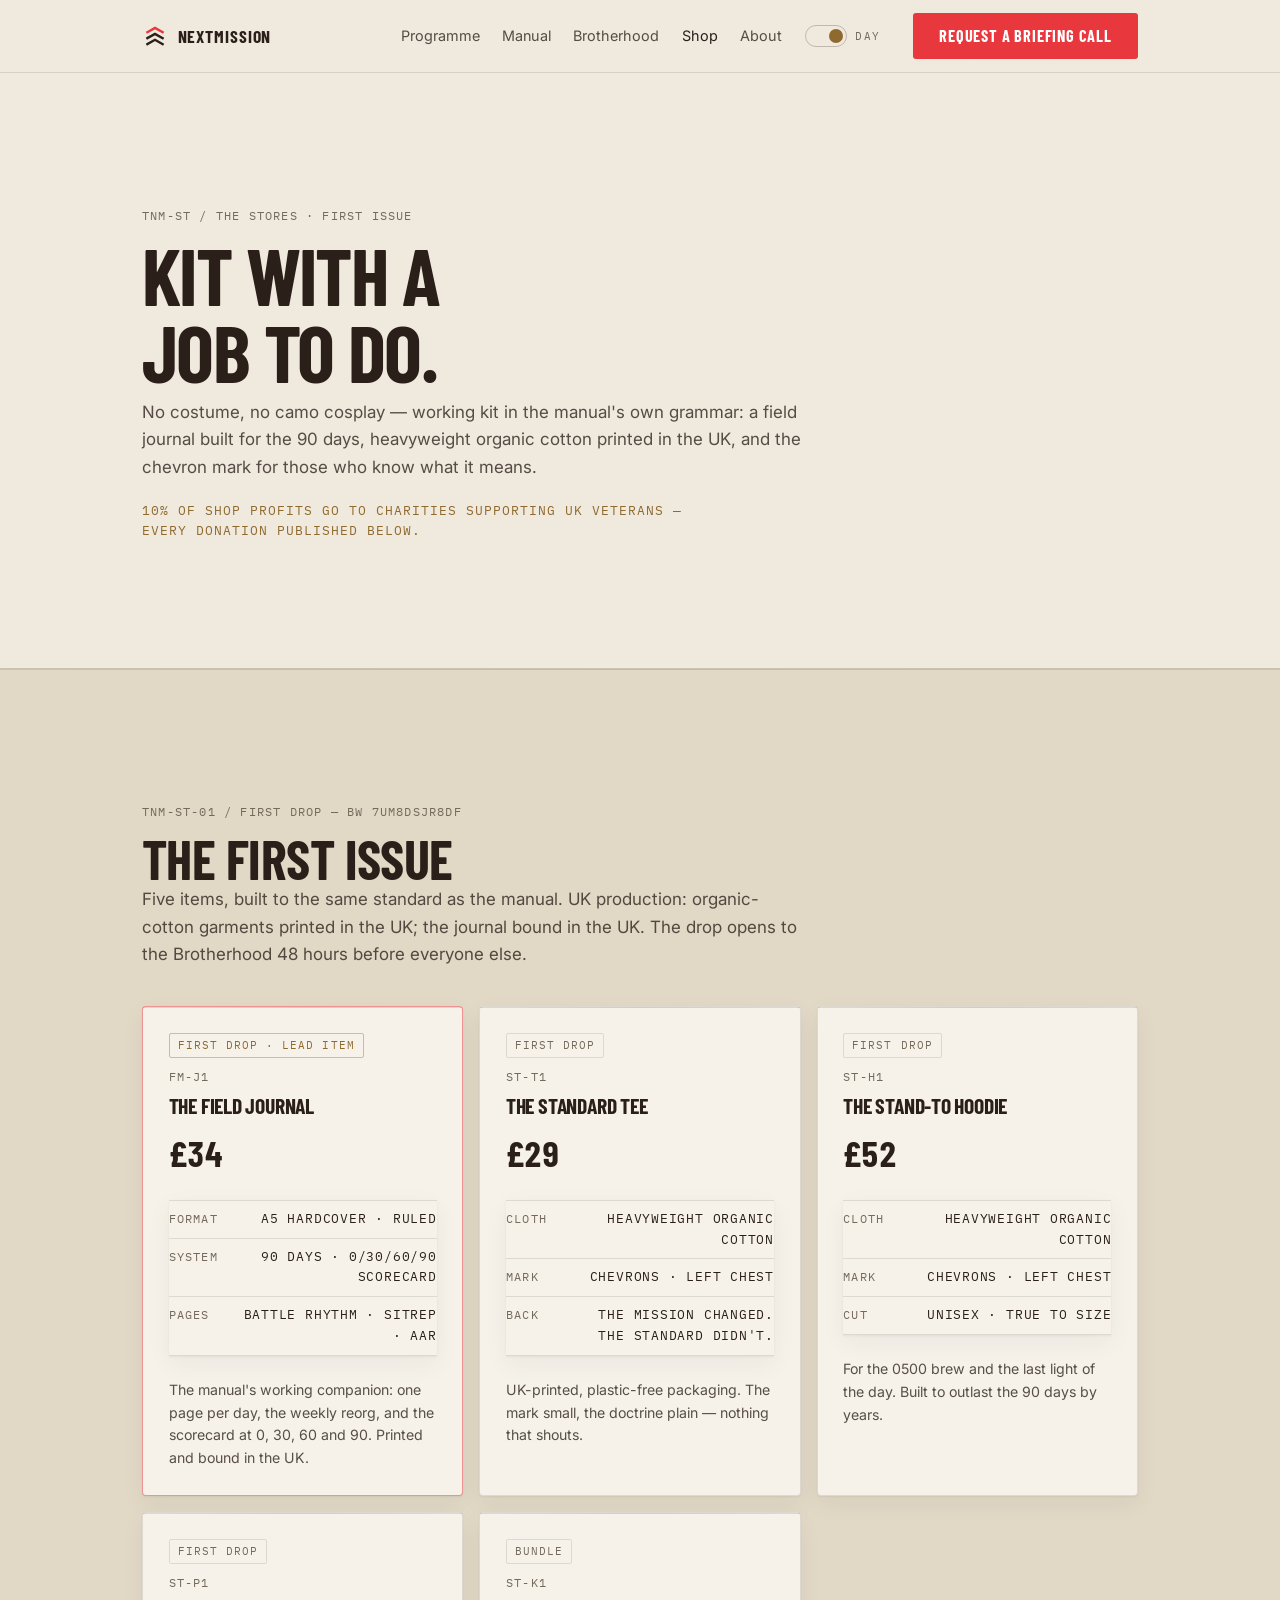
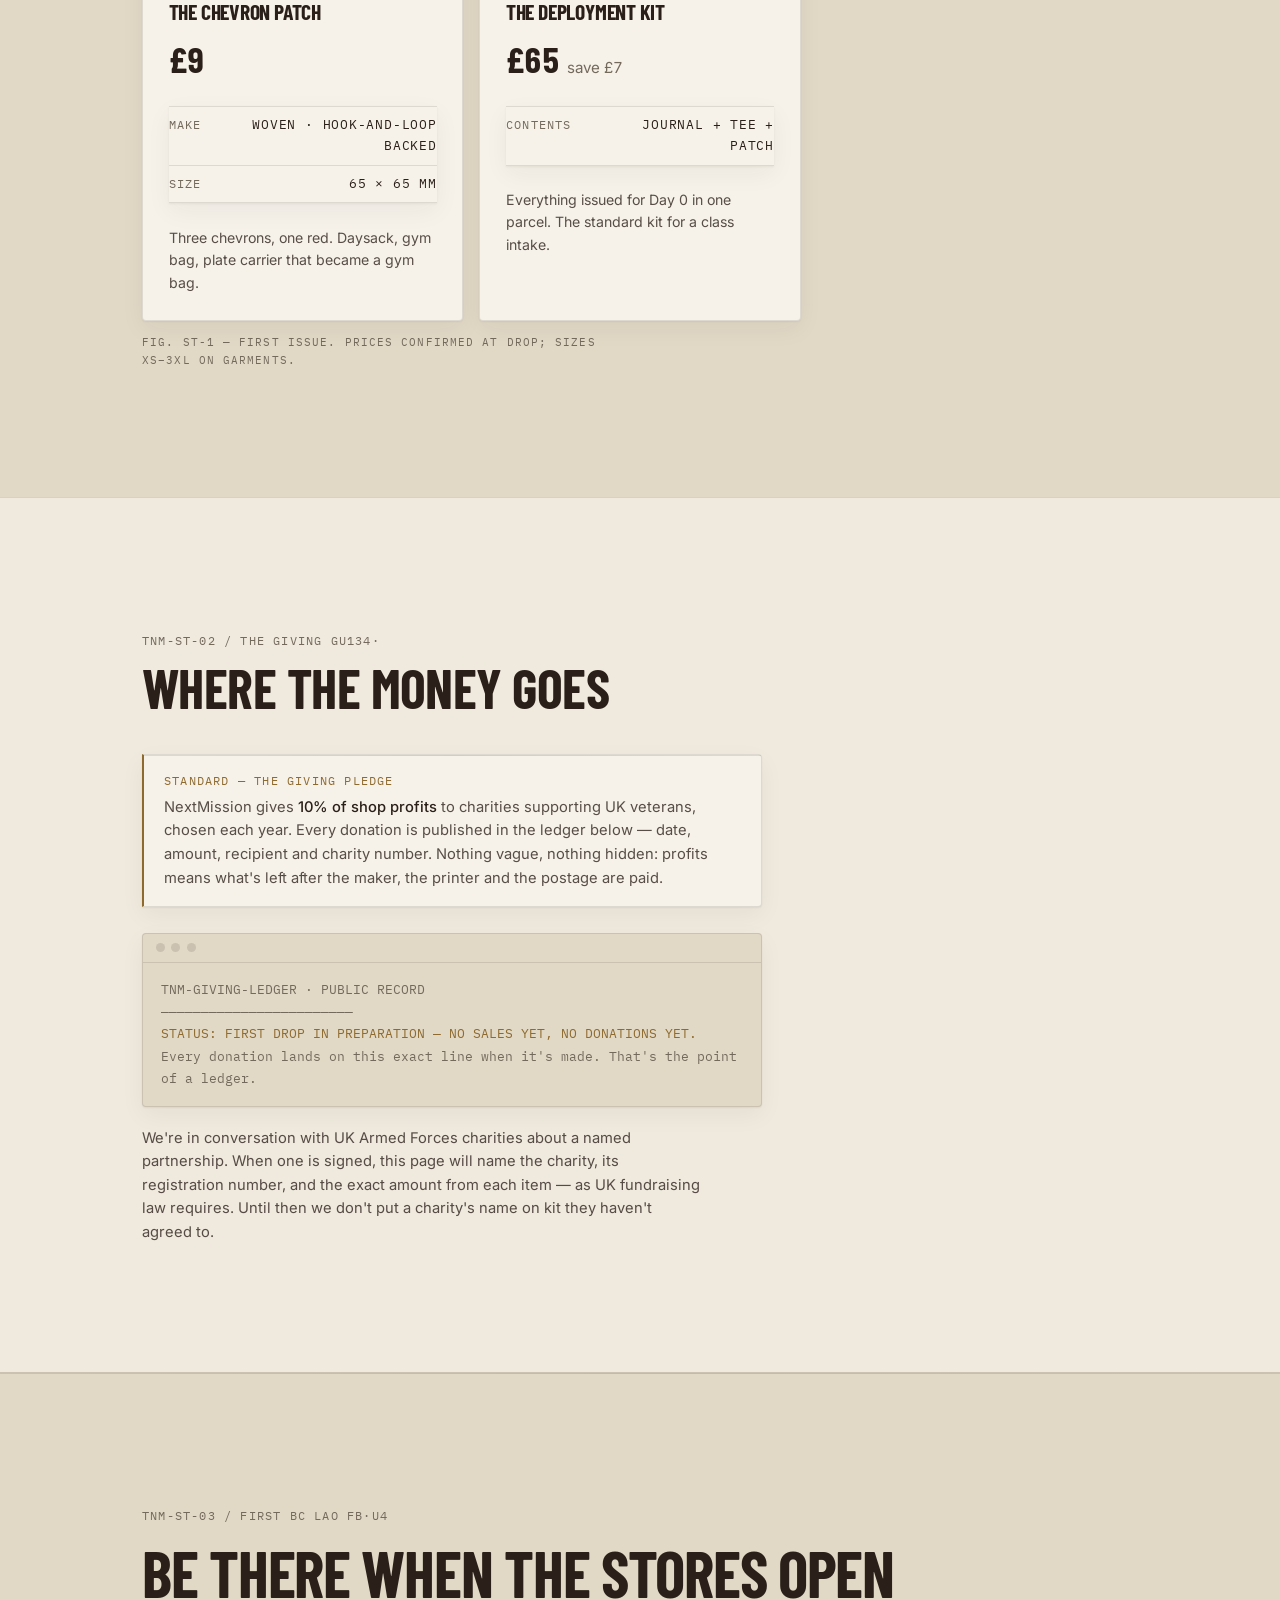
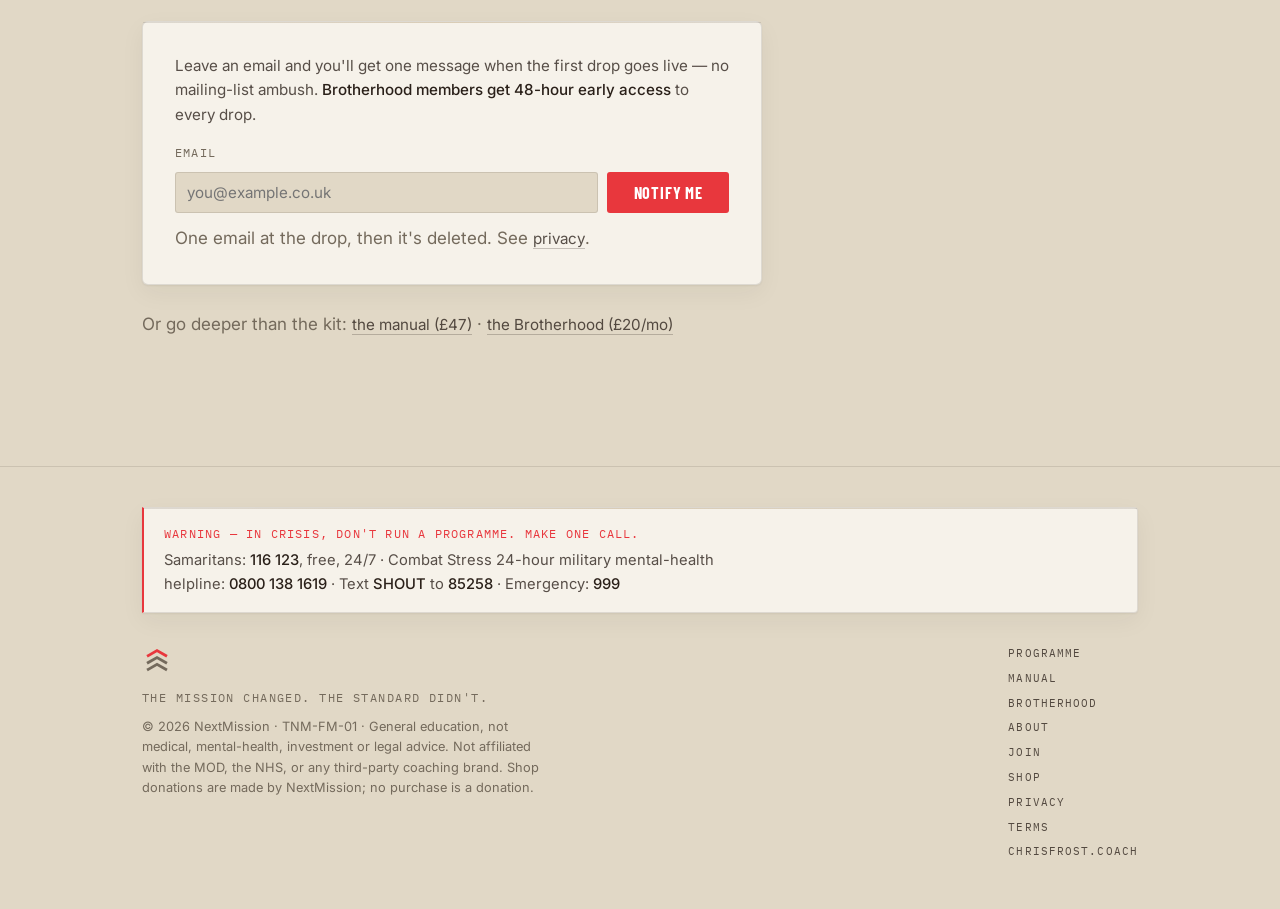
<file: shop.html>
<!doctype html>
<html lang="en-GB">
<head>
<meta charset="utf-8">
<meta name="viewport" content="width=device-width, initial-scale=1">
<title>The NextMission Stores — Kit That Backs UK Veteran Charities</title>
<meta name="description" content="NextMission kit: the 90-day field journal, heavyweight tees and hoodies, the chevron patch. UK-printed organic cotton. 10% of shop profits go to charities supporting UK veterans — every donation published in the giving ledger.">
<!-- no-flash day/night init — MUST run in <head> before paint, inlined on every page -->
<script>(function(){try{var t=localStorage.getItem('tnm-theme');if(t!=='light'&&t!=='dark'){t='light';}document.documentElement.setAttribute('data-theme',t);}catch(e){}})();</script>
<meta name="theme-color" content="#EFE9DE">
<link rel="preconnect" href="https://fonts.googleapis.com">
<link rel="preconnect" href="https://fonts.gstatic.com" crossorigin>
<link href="https://fonts.googleapis.com/css2?family=Barlow+Condensed:wght@700&family=Inter:wght@400;500&family=IBM+Plex+Mono:wght@400;600&display=swap" rel="stylesheet" media="print" onload="this.media='all'">
<noscript><link href="https://fonts.googleapis.com/css2?family=Barlow+Condensed:wght@700&family=Inter:wght@400;500&family=IBM+Plex+Mono:wght@400;600&display=swap" rel="stylesheet"></noscript>
<link rel="stylesheet" href="assets/site.css">
<link rel="canonical" href="https://nextmission.co.uk/shop.html">
<link rel="icon" href="assets/favicon.svg" type="image/svg+xml">
<meta property="og:site_name" content="NextMission">
<meta property="og:type" content="website">
<meta property="og:title" content="The NextMission Stores — Kit That Backs UK Veteran Charities">
<meta property="og:description" content="The 90-day field journal, heavyweight tees and hoodies, the chevron patch. UK-printed organic cotton. 10% of shop profits go to charities supporting UK veterans.">
<meta property="og:url" content="https://nextmission.co.uk/shop.html">
<meta property="og:image" content="https://nextmission.co.uk/assets/films/hero-poster.jpg">
<meta property="og:locale" content="en_GB">
<meta name="twitter:card" content="summary_large_image">
<meta name="twitter:title" content="The NextMission Stores — Kit That Backs UK Veteran Charities">
<meta name="twitter:description" content="The 90-day field journal, heavyweight tees and hoodies, the chevron patch. 10% of shop profits go to charities supporting UK veterans.">
<meta name="twitter:image" content="https://nextmission.co.uk/assets/films/hero-poster.jpg">
<script type="application/ld+json">{"@context":"https://schema.org","@type":"CollectionPage","name":"The NextMission Stores","url":"https://nextmission.co.uk/shop.html","description":"NextMission kit: field journal, tees, hoodies, patches. 10% of shop profits donated to charities supporting UK veterans.","isPartOf":{"@type":"WebSite","name":"NextMission","url":"https://nextmission.co.uk/"}}</script>
<style>
/* page-scoped — the stores catalogue: quartermaster's issue sheet, not a fashion grid.
   Warm tokens only; product cards are typographic (no mockup photography until real
   photography exists — honesty rules §9). One red per viewport, spent on the notify CTA. */
.shop-hero h1{font-size:clamp(2.6rem,6.4vw,5rem);line-height:.96;letter-spacing:-.02em;max-width:16ch;margin:.5rem 0 .6rem}
.give-line{font-family:var(--font-mono);font-size:12.5px;letter-spacing:.08em;text-transform:uppercase;color:var(--bronze);margin:1.2rem 0 0}

/* product cards — issue-sheet grammar on the tier chassis */
.sku{display:flex;flex-direction:column;gap:.55rem}
.sku .mark{width:40px;color:var(--t-meta);margin-bottom:.2rem}
.sku .mark svg{display:block;width:100%}
.sku .spec{margin:.6rem 0 .9rem;max-width:none}
.sku .spec-row{padding:.5rem 0}
.sku .p-status{font-family:var(--font-mono);font-size:10.5px;letter-spacing:.1em;text-transform:uppercase;color:var(--t-meta);border:1px solid var(--line);border-radius:2px;padding:.2rem .5rem;align-self:flex-start}
.sku.feature .p-status{color:var(--bronze);border-color:color-mix(in srgb,var(--bronze) 40%,transparent)}

/* the giving ledger — terminal card reused for REAL records only */
.ledger-note{font-size:.92rem;color:var(--t-body);max-width:62ch}

/* notify strip */
.notify{background:var(--raised);border:1px solid var(--line);border-radius:6px;padding:clamp(1.4rem,4vw,2rem);max-width:620px;position:relative;box-shadow:var(--lift)}
.notify::before{content:"";position:absolute;top:0;left:0;right:0;height:1px;background:var(--edge);pointer-events:none;border-radius:inherit}
.notify form{display:flex;gap:.6rem;flex-wrap:wrap;margin-top:1rem}
.notify input[type=email]{flex:1 1 220px;background:var(--sunk);border:1px solid var(--line);border-radius:3px;color:var(--t-hi);font-family:var(--font-body);font-size:.95rem;padding:.62rem .7rem}
.notify input[type=email]:focus{outline:0;border-color:var(--line-hover)}
</style>
</head>
<body>

<nav class="nav" aria-label="Main">
  <div class="nav-in">
    <a class="brand" href="index.html" aria-label="NextMission home">
      <svg width="26" height="26" viewBox="0 0 96 96" aria-hidden="true"><g fill="none" stroke-linecap="square" stroke-width="9"><path d="M20 78 L48 62 L76 78" stroke="currentColor"/><path d="M20 56 L48 40 L76 56" stroke="currentColor"/><path d="M20 34 L48 18 L76 34" stroke="#E8373D"/></g></svg>
      <b>NEXTMISSION</b>
    </a>
    <div class="nav-links">
      <a href="programme.html">Programme</a>
      <a href="manual.html">Manual</a>
      <a href="brotherhood.html">Brotherhood</a>
      <a href="shop.html" aria-current="page">Shop</a>
      <a href="about.html">About</a>
      <button class="theme-toggle" id="themetoggle" type="button" aria-pressed="true" aria-label="Switch to night mode" title="Day / Night mode">
        <span class="tt-track" aria-hidden="true"><span class="tt-thumb"></span></span>
        <span class="tt-label">Day</span>
      </button>
      <a class="btn" href="join.html#call">Request a Briefing Call</a>
    </div>
  </div>
</nav>

<main>

<!-- 01 · STORES HERO — quartermaster framing; the giving line is part of the headline moment -->
<section class="shop-hero glow band-air" aria-labelledby="shp-h1">
  <div class="wrap">
    <span class="code" data-scramble>TNM-ST / THE STORES · FIRST ISSUE</span>
    <h1 id="shp-h1">Kit with a job to do.</h1>
    <p class="lead">No costume, no camo cosplay — working kit in the manual's own grammar: a field journal built for the 90 days, heavyweight organic cotton printed in the UK, and the chevron mark for those who know what it means.</p>
    <p class="give-line">10% of shop profits go to charities supporting UK veterans — every donation published below.</p>
  </div>
</section>

<!-- 02 · THE ISSUE SHEET — first-drop catalogue. Typographic cards; no fake product photography. -->
<section class="band-doc" aria-labelledby="shp-h2">
  <div class="wrap reveal">
    <div class="sec-head">
      <span class="code" data-scramble>TNM-ST-01 / FIRST DROP — IN PREPARATION</span>
      <h2 id="shp-h2">The first issue</h2>
      <p class="lead">Five items, built to the same standard as the manual. UK production: organic-cotton garments printed in the UK; the journal bound in the UK. The drop opens to the Brotherhood 48 hours before everyone else.</p>
    </div>

    <div class="tiers">
      <div class="tier feature sku">
        <span class="p-status">First drop · lead item</span>
        <span class="code">FM-J1</span>
        <h3>The Field Journal</h3>
        <p class="price">£34</p>
        <div class="spec">
          <div class="spec-row"><span class="k">Format</span><span class="v">A5 hardcover · ruled</span></div>
          <div class="spec-row"><span class="k">System</span><span class="v">90 days · 0/30/60/90 scorecard</span></div>
          <div class="spec-row"><span class="k">Pages</span><span class="v">Battle rhythm · SITREP · AAR</span></div>
        </div>
        <small>The manual's working companion: one page per day, the weekly reorg, and the scorecard at 0, 30, 60 and 90. Printed and bound in the UK.</small>
      </div>

      <div class="tier sku">
        <span class="p-status">First drop</span>
        <span class="code">ST-T1</span>
        <h3>The Standard Tee</h3>
        <p class="price">£29</p>
        <div class="spec">
          <div class="spec-row"><span class="k">Cloth</span><span class="v">Heavyweight organic cotton</span></div>
          <div class="spec-row"><span class="k">Mark</span><span class="v">Chevrons · left chest</span></div>
          <div class="spec-row"><span class="k">Back</span><span class="v">THE MISSION CHANGED. THE STANDARD DIDN'T.</span></div>
        </div>
        <small>UK-printed, plastic-free packaging. The mark small, the doctrine plain — nothing that shouts.</small>
      </div>

      <div class="tier sku">
        <span class="p-status">First drop</span>
        <span class="code">ST-H1</span>
        <h3>The Stand-To Hoodie</h3>
        <p class="price">£52</p>
        <div class="spec">
          <div class="spec-row"><span class="k">Cloth</span><span class="v">Heavyweight organic cotton</span></div>
          <div class="spec-row"><span class="k">Mark</span><span class="v">Chevrons · left chest</span></div>
          <div class="spec-row"><span class="k">Cut</span><span class="v">Unisex · true to size</span></div>
        </div>
        <small>For the 0500 brew and the last light of the day. Built to outlast the 90 days by years.</small>
      </div>

      <div class="tier sku">
        <span class="p-status">First drop</span>
        <span class="code">ST-P1</span>
        <h3>The Chevron Patch</h3>
        <p class="price">£9</p>
        <div class="spec">
          <div class="spec-row"><span class="k">Make</span><span class="v">Woven · hook-and-loop backed</span></div>
          <div class="spec-row"><span class="k">Size</span><span class="v">65 × 65 mm</span></div>
        </div>
        <small>Three chevrons, one red. Daysack, gym bag, plate carrier that became a gym bag.</small>
      </div>

      <div class="tier sku">
        <span class="p-status">Bundle</span>
        <span class="code">ST-K1</span>
        <h3>The Deployment Kit</h3>
        <p class="price">£65 <small>save £7</small></p>
        <div class="spec">
          <div class="spec-row"><span class="k">Contents</span><span class="v">Journal + tee + patch</span></div>
        </div>
        <small>Everything issued for Day 0 in one parcel. The standard kit for a class intake.</small>
      </div>
    </div>

    <p class="fig-cap">FIG. ST-1 — FIRST ISSUE. PRICES CONFIRMED AT DROP; SIZES XS–3XL ON GARMENTS.</p>
  </div>
</section>

<!-- 03 · THE GIVING LEDGER — the claim, its mechanics, and the public record. Honest advisory grammar. -->
<section class="band-air" aria-labelledby="shp-h3">
  <div class="wrap reveal">
    <div class="sec-head">
      <span class="code" data-scramble>TNM-ST-02 / THE GIVING LEDGER</span>
      <h2 id="shp-h3">Where the money goes</h2>
    </div>

    <div class="advisory brass">
      <span class="code">STANDARD — THE GIVING PLEDGE</span>
      <p>NextMission gives <strong>10% of shop profits</strong> to charities supporting UK veterans, chosen each year. Every donation is published in the ledger below — date, amount, recipient and charity number. Nothing vague, nothing hidden: profits means what's left after the maker, the printer and the postage are paid.</p>
    </div>

    <div class="terminal" style="margin-top:1.6rem">
      <div class="terminal-bar"><i></i><i></i><i></i></div>
      <div class="terminal-body">
        <span class="ln">TNM-GIVING-LEDGER · PUBLIC RECORD</span><br>
        <span class="ln">————————————————————————</span><br>
        <span class="ok">STATUS: FIRST DROP IN PREPARATION — NO SALES YET, NO DONATIONS YET.</span><br>
        <span class="ln">Every donation lands on this exact line when it's made. That's the point of a ledger.</span>
      </div>
    </div>
    <p class="ledger-note" style="margin-top:1.2rem">We're in conversation with UK Armed Forces charities about a named partnership. When one is signed, this page will name the charity, its registration number, and the exact amount from each item — as UK fundraising law requires. Until then we don't put a charity's name on kit they haven't agreed to.</p>
  </div>
</section>

<!-- 04 · NOTIFY — the one red CTA on the page -->
<section class="band-doc" aria-labelledby="shp-h4">
  <div class="wrap reveal">
    <span class="code" data-scramble>TNM-ST-03 / FIRST IN THE QUEUE</span>
    <h2 id="shp-h4" class="big" style="margin:.7rem 0 1rem">Be there when the stores open</h2>
    <div class="notify">
      <p style="font-size:.95rem">Leave an email and you'll get one message when the first drop goes live — no mailing-list ambush. <strong>Brotherhood members get 48-hour early access</strong> to every drop.</p>
      <form id="shopnotify" method="POST" action="#">
        <input type="hidden" name="interest" value="shop-first-drop">
        <label for="s-email" class="code" style="flex-basis:100%">Email</label>
        <input id="s-email" name="email" type="email" required autocomplete="email" placeholder="you@example.co.uk">
        <button class="btn" type="submit">Notify Me</button>
      </form>
      <p class="fine" style="margin-top:.8rem;color:var(--t-meta)">One email at the drop, then it's deleted. See <a class="textlink" href="privacy.html">privacy</a>.</p>
    </div>
    <p class="fine" style="margin-top:1.6rem;color:var(--t-meta)">Or go deeper than the kit: <a class="textlink" href="manual.html">the manual (£47)</a> · <a class="textlink" href="brotherhood.html">the Brotherhood (£20/mo)</a></p>
  </div>
</section>

</main>

<!-- FOOTER -->
<footer>
  <div class="wrap">
    <div class="advisory signal" style="margin-bottom:2rem;max-width:none">
      <span class="code">WARNING — IN CRISIS, DON'T RUN A PROGRAMME. MAKE ONE CALL.</span>
      <p>Samaritans: <strong>116 123</strong>, free, 24/7 · Combat Stress 24-hour military mental-health helpline: <strong>0800 138 1619</strong> · Text <strong>SHOUT</strong> to <strong>85258</strong> · Emergency: <strong>999</strong></p>
    </div>
    <div class="foot">
      <div>
        <svg width="30" height="30" viewBox="0 0 96 96" aria-hidden="true"><g fill="none" stroke-linecap="square" stroke-width="9"><path d="M20 78 L48 62 L76 78" stroke="currentColor"/><path d="M20 56 L48 40 L76 56" stroke="currentColor"/><path d="M20 34 L48 18 L76 34" stroke="#E8373D"/></g></svg>
        <p class="doctrine" style="margin-top:.8rem">THE MISSION CHANGED. THE STANDARD DIDN'T.</p>
        <p class="fine">© 2026 NextMission · TNM-FM-01 · General education, not medical, mental-health, investment or legal advice. Not affiliated with the MOD, the NHS, or any third-party coaching brand. Shop donations are made by NextMission; no purchase is a donation.</p>
      </div>
      <nav aria-label="Footer">
        <a href="programme.html">PROGRAMME</a>
        <a href="manual.html">MANUAL</a>
        <a href="brotherhood.html">BROTHERHOOD</a>
        <a href="about.html">ABOUT</a>
        <a href="join.html">JOIN</a>
        <a href="shop.html">SHOP</a>
        <a href="privacy.html">PRIVACY</a>
        <a href="terms.html">TERMS</a>
        <a href="https://chrisfrost.coach">CHRISFROST.COACH</a>
      </nav>
    </div>
  </div>
</footer>

<script src="assets/site.js"></script>
<script>
/* shop notify form — posts to the same Formspree inbox as the join form (site.js CFG),
   tagged interest=shop-first-drop so drop-list entries are separable */
(function(){
  var f=document.getElementById('shopnotify');
  if(!f) return;
  f.action="https://formspree.io/f/mykvnqvb";
  f.addEventListener('submit',function(){
    var b=f.querySelector('button[type=submit]');
    if(b){b.disabled=true;b.textContent='Sending…';}
  });
})();
</script>
</body>
</html>
</file>
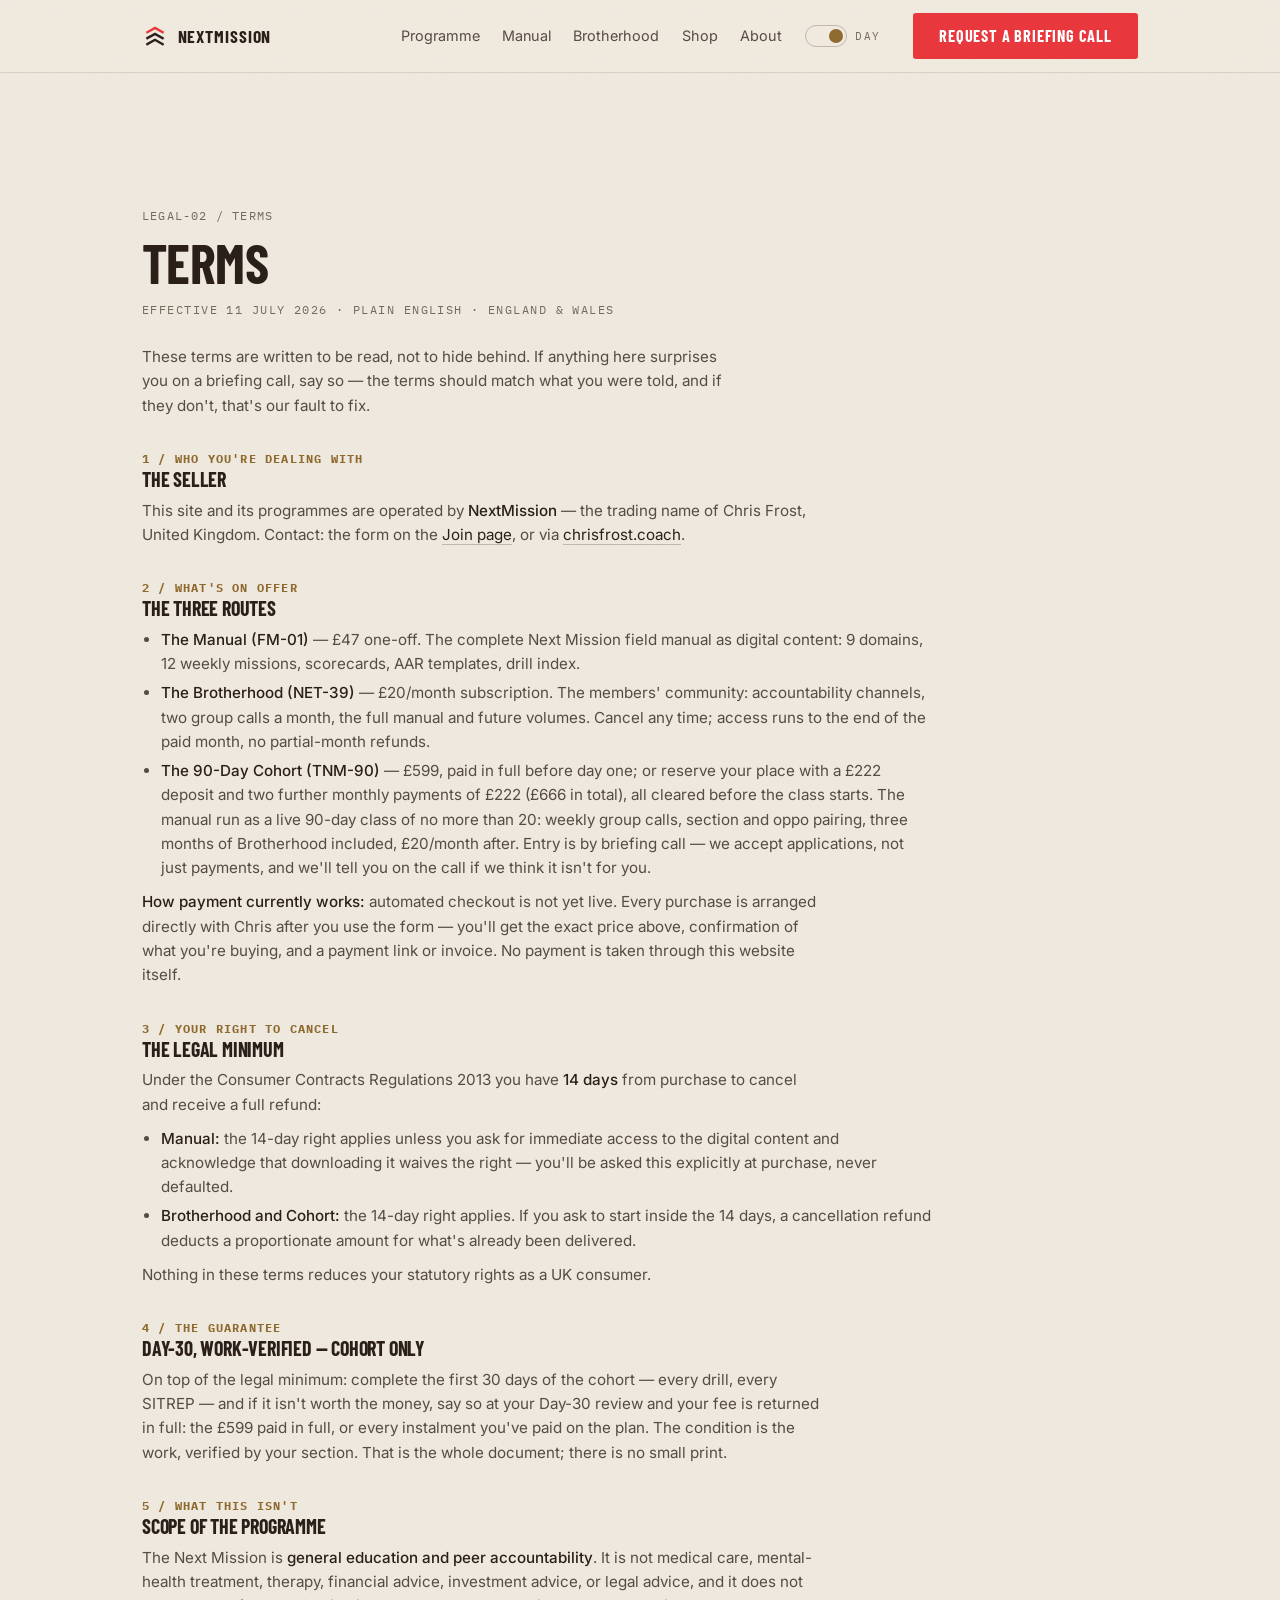
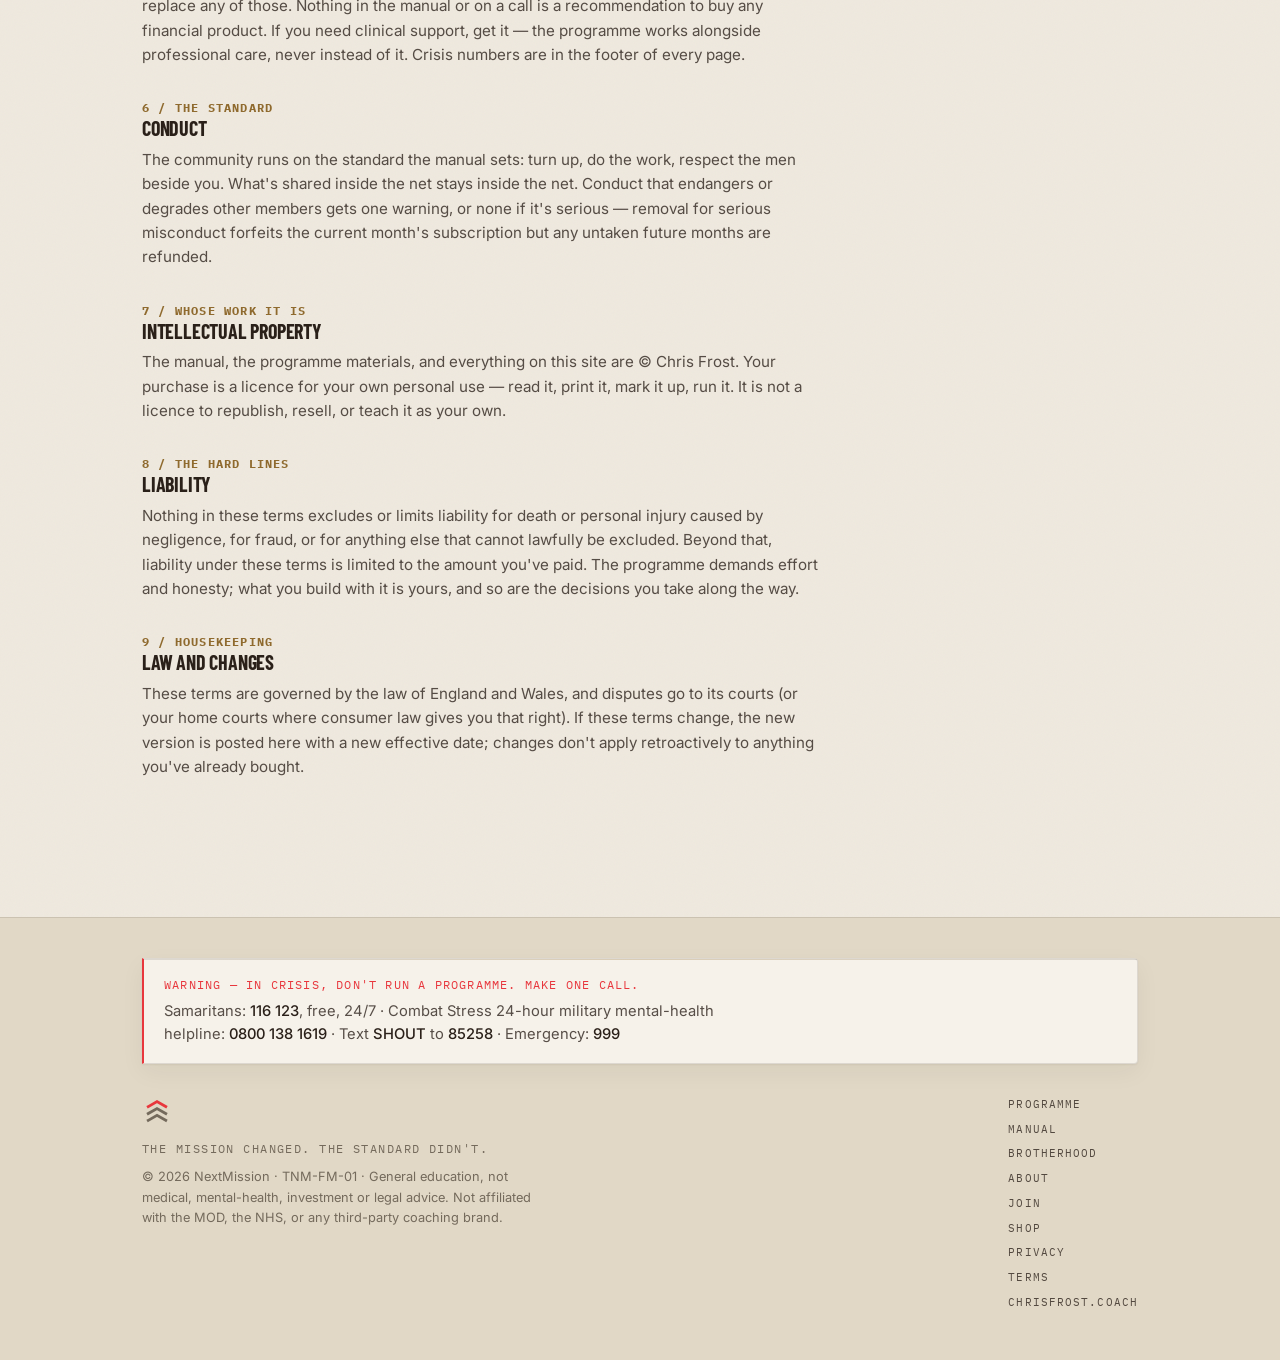
<file: terms.html>
<!doctype html>
<html lang="en-GB">
<head>
<meta charset="utf-8">
<meta name="viewport" content="width=device-width, initial-scale=1">
<title>Terms | NextMission</title>
<meta name="description" content="Terms of purchase and use for NextMission: the field manual, the Brotherhood, and the 90-day cohort. Plain English, UK law.">
<!-- no-flash day/night init — MUST run in <head> before paint, inlined on every page -->
<script>(function(){try{var t=localStorage.getItem('tnm-theme');if(t!=='light'&&t!=='dark'){t='light';}document.documentElement.setAttribute('data-theme',t);}catch(e){}})();</script>
<meta name="theme-color" content="#EFE9DE">
<link rel="preconnect" href="https://fonts.googleapis.com">
<link rel="preconnect" href="https://fonts.gstatic.com" crossorigin>
<link href="https://fonts.googleapis.com/css2?family=Barlow+Condensed:wght@700&family=Inter:wght@400;500&family=IBM+Plex+Mono:wght@400;600&display=swap" rel="stylesheet" media="print" onload="this.media='all'">
<noscript><link href="https://fonts.googleapis.com/css2?family=Barlow+Condensed:wght@700&family=Inter:wght@400;500&family=IBM+Plex+Mono:wght@400;600&display=swap" rel="stylesheet"></noscript>
<link rel="stylesheet" href="assets/site.css">
<link rel="canonical" href="https://nextmission.co.uk/terms.html">
<link rel="icon" href="assets/favicon.svg" type="image/svg+xml">
<meta property="og:site_name" content="NextMission">
<meta property="og:type" content="website">
<meta property="og:title" content="Terms | NextMission">
<meta property="og:description" content="Terms of purchase and use for NextMission: the field manual, the Brotherhood, and the 90-day cohort. Plain English, UK law.">
<meta property="og:url" content="https://nextmission.co.uk/terms.html">
<meta property="og:image" content="https://nextmission.co.uk/assets/films/hero-poster.jpg">
<meta property="og:locale" content="en_GB">
<meta name="twitter:card" content="summary_large_image">
<meta name="twitter:title" content="Terms | NextMission">
<meta name="twitter:description" content="Terms of purchase and use for NextMission: the field manual, the Brotherhood, and the 90-day cohort. Plain English, UK law.">
<meta name="twitter:image" content="https://nextmission.co.uk/assets/films/hero-poster.jpg">
</head>
<body>

<nav class="nav" aria-label="Main">
  <div class="nav-in">
    <a class="brand" href="index.html" aria-label="NextMission home">
      <svg width="26" height="26" viewBox="0 0 96 96" aria-hidden="true"><g fill="none" stroke-linecap="square" stroke-width="9"><path d="M20 78 L48 62 L76 78" stroke="currentColor"/><path d="M20 56 L48 40 L76 56" stroke="currentColor"/><path d="M20 34 L48 18 L76 34" stroke="#E8373D"/></g></svg>
      <b>NEXTMISSION</b>
    </a>
    <div class="nav-links">
      <a href="programme.html">Programme</a>
      <a href="manual.html">Manual</a>
      <a href="brotherhood.html">Brotherhood</a>
      <a href="shop.html">Shop</a>
      <a href="about.html">About</a>
      <button class="theme-toggle" id="themetoggle" type="button" aria-pressed="true" aria-label="Switch to night mode" title="Day / Night mode">
        <span class="tt-track" aria-hidden="true"><span class="tt-thumb"></span></span>
        <span class="tt-label">Day</span>
      </button>
      <a class="btn" href="join.html#call">Request a Briefing Call</a>
    </div>
  </div>
</nav>

<main>

<!-- /terms — legal record, not a sales surface. Shared shell verbatim; body plain Inter
     at document measure on the ground band. No hero device, no glow, no motion beyond scramble. -->
<section style="border-top:0">
  <div class="wrap">
    <span class="code" data-scramble>LEGAL-02 / TERMS</span>
    <h2 style="font-size:clamp(2.2rem,5vw,3.4rem);margin-top:.5rem">Terms</h2>
    <p class="doctrine" style="margin-top:.6rem">EFFECTIVE 11 JULY 2026 · PLAIN ENGLISH · ENGLAND &amp; WALES</p>

    <div class="legal">
      <p class="lead" style="margin-top:1.6rem">These terms are written to be read, not to hide behind. If anything here surprises you on a briefing call, say so — the terms should match what you were told, and if they don't, that's our fault to fix.</p>

      <h3><span class="code brass">1 / WHO YOU'RE DEALING WITH</span>The seller</h3>
      <p>This site and its programmes are operated by <strong>NextMission</strong> — the trading name of Chris Frost, United Kingdom. Contact: the form on the <a href="join.html#call">Join page</a>, or via <a href="https://chrisfrost.coach">chrisfrost.coach</a>.</p>

      <h3><span class="code brass">2 / WHAT'S ON OFFER</span>The three routes</h3>
      <ul>
        <li><strong>The Manual (FM-01)</strong> — £47 one-off. The complete Next Mission field manual as digital content: 9 domains, 12 weekly missions, scorecards, AAR templates, drill index.</li>
        <li><strong>The Brotherhood (NET-39)</strong> — £20/month subscription. The members' community: accountability channels, two group calls a month, the full manual and future volumes. Cancel any time; access runs to the end of the paid month, no partial-month refunds.</li>
        <li><strong>The 90-Day Cohort (TNM-90)</strong> — £599, paid in full before day one; or reserve your place with a £222 deposit and two further monthly payments of £222 (£666 in total), all cleared before the class starts. The manual run as a live 90-day class of no more than 20: weekly group calls, section and oppo pairing, three months of Brotherhood included, £20/month after. Entry is by briefing call — we accept applications, not just payments, and we'll tell you on the call if we think it isn't for you.</li>
      </ul>
      <p><strong>How payment currently works:</strong> automated checkout is not yet live. Every purchase is arranged directly with Chris after you use the form — you'll get the exact price above, confirmation of what you're buying, and a payment link or invoice. No payment is taken through this website itself.</p>

      <h3><span class="code brass">3 / YOUR RIGHT TO CANCEL</span>The legal minimum</h3>
      <p>Under the Consumer Contracts Regulations 2013 you have <strong>14 days</strong> from purchase to cancel and receive a full refund:</p>
      <ul>
        <li><strong>Manual:</strong> the 14-day right applies unless you ask for immediate access to the digital content and acknowledge that downloading it waives the right — you'll be asked this explicitly at purchase, never defaulted.</li>
        <li><strong>Brotherhood and Cohort:</strong> the 14-day right applies. If you ask to start inside the 14 days, a cancellation refund deducts a proportionate amount for what's already been delivered.</li>
      </ul>
      <p>Nothing in these terms reduces your statutory rights as a UK consumer.</p>

      <h3><span class="code brass">4 / THE GUARANTEE</span>Day-30, work-verified — cohort only</h3>
      <p>On top of the legal minimum: complete the first 30 days of the cohort — every drill, every SITREP — and if it isn't worth the money, say so at your Day-30 review and your fee is returned in full: the £599 paid in full, or every instalment you've paid on the plan. The condition is the work, verified by your section. That is the whole document; there is no small print.</p>

      <h3><span class="code brass">5 / WHAT THIS ISN'T</span>Scope of the programme</h3>
      <p>The Next Mission is <strong>general education and peer accountability</strong>. It is not medical care, mental-health treatment, therapy, financial advice, investment advice, or legal advice, and it does not replace any of those. Nothing in the manual or on a call is a recommendation to buy any financial product. If you need clinical support, get it — the programme works alongside professional care, never instead of it. Crisis numbers are in the footer of every page.</p>

      <h3><span class="code brass">6 / THE STANDARD</span>Conduct</h3>
      <p>The community runs on the standard the manual sets: turn up, do the work, respect the men beside you. What's shared inside the net stays inside the net. Conduct that endangers or degrades other members gets one warning, or none if it's serious — removal for serious misconduct forfeits the current month's subscription but any untaken future months are refunded.</p>

      <h3><span class="code brass">7 / WHOSE WORK IT IS</span>Intellectual property</h3>
      <p>The manual, the programme materials, and everything on this site are © Chris Frost. Your purchase is a licence for your own personal use — read it, print it, mark it up, run it. It is not a licence to republish, resell, or teach it as your own.</p>

      <h3><span class="code brass">8 / THE HARD LINES</span>Liability</h3>
      <p>Nothing in these terms excludes or limits liability for death or personal injury caused by negligence, for fraud, or for anything else that cannot lawfully be excluded. Beyond that, liability under these terms is limited to the amount you've paid. The programme demands effort and honesty; what you build with it is yours, and so are the decisions you take along the way.</p>

      <h3><span class="code brass">9 / HOUSEKEEPING</span>Law and changes</h3>
      <p>These terms are governed by the law of England and Wales, and disputes go to its courts (or your home courts where consumer law gives you that right). If these terms change, the new version is posted here with a new effective date; changes don't apply retroactively to anything you've already bought.</p>
    </div>
  </div>
</section>

</main>

<!-- FOOTER -->
<footer>
  <div class="wrap">
    <div class="advisory signal" style="margin-bottom:2rem;max-width:none">
      <span class="code">WARNING — IN CRISIS, DON'T RUN A PROGRAMME. MAKE ONE CALL.</span>
      <p>Samaritans: <strong>116 123</strong>, free, 24/7 · Combat Stress 24-hour military mental-health helpline: <strong>0800 138 1619</strong> · Text <strong>SHOUT</strong> to <strong>85258</strong> · Emergency: <strong>999</strong></p>
    </div>
    <div class="foot">
      <div>
        <svg width="30" height="30" viewBox="0 0 96 96" aria-hidden="true"><g fill="none" stroke-linecap="square" stroke-width="9"><path d="M20 78 L48 62 L76 78" stroke="currentColor"/><path d="M20 56 L48 40 L76 56" stroke="currentColor"/><path d="M20 34 L48 18 L76 34" stroke="#E8373D"/></g></svg>
        <p class="doctrine" style="margin-top:.8rem">THE MISSION CHANGED. THE STANDARD DIDN'T.</p>
        <p class="fine">© 2026 NextMission · TNM-FM-01 · General education, not medical, mental-health, investment or legal advice. Not affiliated with the MOD, the NHS, or any third-party coaching brand.</p>
      </div>
      <nav aria-label="Footer">
        <a href="programme.html">PROGRAMME</a>
        <a href="manual.html">MANUAL</a>
        <a href="brotherhood.html">BROTHERHOOD</a>
        <a href="about.html">ABOUT</a>
        <a href="join.html">JOIN</a>
        <a href="shop.html">SHOP</a>
        <a href="privacy.html">PRIVACY</a>
        <a href="terms.html">TERMS</a>
        <a href="https://chrisfrost.coach">CHRISFROST.COACH</a>
      </nav>
    </div>
  </div>
</footer>

<script src="assets/site.js"></script>
</body>
</html>
</file>
<file: assets/site.css>
/* The Next Mission — site design system.
   BINDING SPEC: docs/design-brief-v2.md (dual-theme Warm Stone & Bronze, §9).
   Deviations require a DECISIONS.md entry.

   Core rules (§4/§7): 5-step surface ladder applied as STACKED PLANES; bronze edge-light
   where planes meet (never a full border, top edge only); warm vignette on full-bleed frames;
   alternating band treatments; giant display vs quiet body (mid-range killed); one red per
   viewport (spent on the CTA); bronze kept quiet; one glow per page; motion 150-250ms,
   transforms <=4px; reduced-motion static fallbacks.

   TOKENS: canonical source is brand/tokens.css. It is MIRRORED verbatim below because the
   site deploys from portal/ as the web root (brand/ is not published) — keep the two in sync. */

/* ============================================================= TOKENS (mirror of brand/tokens.css) */
:root{
  /* NIGHT — default (warm espresso) */
  --ground:#1C1613; --sunk:#140F0B; --raised:#271F19; --panel:#322820; --ridge:#3E3328;
  --t-hi:#EDE6D9; --t-body:rgba(237,230,217,.72); --t-meta:rgba(237,230,217,.46);
  --line:rgba(237,230,217,.10); --line-hover:rgba(237,230,217,.20);
  --signal:#E8373D; --signal-hover:#D02A30; --bronze:#C6A063;
  /* legacy aliases so pages not yet rebuilt keep working, warmed */
  --navy:var(--ground); --overlay:var(--panel); --brass:var(--bronze);
  /* craft helpers */
  --edge:linear-gradient(90deg,var(--line),rgba(198,160,99,.22) 50%,var(--line));
  --lift:0 0 0 0 rgba(0,0,0,0);
  --vignette:radial-gradient(125% 125% at 50% 34%,transparent 44%,rgba(20,15,11,.66) 100%);
  --glow-key:rgba(247,241,230,.13);
  --scrim:linear-gradient(90deg,rgba(20,15,11,.96),rgba(20,15,11,.72) 46%,rgba(20,15,11,.22) 100%);
  --scrim-c:linear-gradient(180deg,rgba(20,15,11,.35),rgba(20,15,11,.86));
  --tick:rgba(237,230,217,.92);
  --scene-filter:none;
  --grain:url("data:image/svg+xml,%3Csvg xmlns='http://www.w3.org/2000/svg' width='160' height='160'%3E%3Cfilter id='n'%3E%3CfeTurbulence type='fractalNoise' baseFrequency='0.9' numOctaves='2'/%3E%3C/filter%3E%3Crect width='160' height='160' filter='url(%23n)' opacity='0.05'/%3E%3C/svg%3E");
  /* type */
  --font-display:"Barlow Condensed","Arial Narrow","Helvetica Neue",sans-serif;
  --font-body:"Inter",system-ui,"Helvetica Neue",sans-serif;
  --font-mono:"IBM Plex Mono",ui-monospace,"SF Mono",Menlo,monospace;
  /* scale */
  --text-xs:.8125rem; --text-sm:.9375rem; --text-md:1.0625rem;
  --text-lg:1.375rem; --text-xl:2rem; --text-2xl:3rem;
  --text-hero:clamp(3.5rem,9vw,7rem);
  /* rhythm */
  --space-1:.25rem; --space-2:.5rem; --space-3:1rem; --space-4:1.5rem;
  --space-5:2.5rem; --space-6:4rem; --space-7:6.5rem;
  --radius:6px; --tick-w:24px; --ease:cubic-bezier(.2,.7,.3,1); --dur:200ms;
}
:root[data-theme="light"]{
  /* DAY — warm stone */
  --ground:#EFE9DE; --sunk:#E1D8C6; --raised:#F6F2EA; --panel:#EBE3D4; --ridge:#FCFAF4;
  --t-hi:#2A2019; --t-body:rgba(42,32,25,.78); --t-meta:#746A5C;
  --line:rgba(42,32,25,.12); --line-hover:rgba(42,32,25,.24);
  --signal:#E8373D; --signal-hover:#D02A30; --bronze:#8F6A2E;
  --edge:linear-gradient(90deg,var(--line),rgba(143,106,46,.28) 50%,var(--line));
  --lift:0 1px 2px rgba(42,32,25,.06),0 8px 24px rgba(42,32,25,.05);
  --vignette:radial-gradient(125% 125% at 50% 34%,transparent 56%,rgba(196,182,156,.5) 100%);
  --glow-key:transparent;
  --scrim:linear-gradient(90deg,rgba(239,233,222,.96),rgba(239,233,222,.72) 46%,rgba(239,233,222,.16) 100%);
  --scrim-c:linear-gradient(180deg,rgba(239,233,222,.4),rgba(239,233,222,.84));
  --tick:rgba(255,255,255,.95);
  --scene-filter:brightness(1.08) contrast(.95);
  --grain:url("data:image/svg+xml,%3Csvg xmlns='http://www.w3.org/2000/svg' width='160' height='160'%3E%3Cfilter id='n'%3E%3CfeTurbulence type='fractalNoise' baseFrequency='0.9' numOctaves='2'/%3E%3C/filter%3E%3Crect width='160' height='160' filter='url(%23n)' opacity='0.03'/%3E%3C/svg%3E");
}

/* ============================================================= BASE */
*{box-sizing:border-box;margin:0;padding:0}
html{scroll-behavior:smooth}
/* grain baked into the body tile (paint-free — a fixed ::after overlay caused iPad repaint jank) */
body{color:var(--t-body);font-family:var(--font-body);font-size:17px;line-height:1.6;-webkit-font-smoothing:antialiased;overflow-x:hidden;
  background:var(--grain) repeat,var(--ground);
  transition:background-color .25s var(--ease),color .25s var(--ease)}
a{color:inherit}
img,svg{max-width:100%;display:block}
::selection{background:var(--signal);color:#fff}
:focus-visible{outline:2px solid var(--signal);outline-offset:2px}
.wrap{max-width:1060px;margin:0 auto;padding:0 clamp(1rem,4vw,2rem)}
h1,h2,h3{font-family:var(--font-display);font-weight:700;text-transform:uppercase;letter-spacing:-.01em;color:var(--t-hi);text-wrap:balance;line-height:1}
p{max-width:68ch}
strong{color:var(--t-hi);font-weight:500}
.mono-num{font-variant-numeric:tabular-nums}

/* mono micro-label grammar */
.code{font-family:var(--font-mono);font-size:12px;letter-spacing:.1em;text-transform:uppercase;color:var(--t-meta)}
.code.brass,.code.bronze{color:var(--bronze)}
.doctrine{font-family:var(--font-mono);font-size:12px;letter-spacing:.12em;text-transform:uppercase;color:var(--t-meta)}

/* ============================================================= NAV + THEME TOGGLE */
.nav{position:sticky;top:0;z-index:50;background:color-mix(in srgb,var(--ground) 88%,transparent);backdrop-filter:blur(10px);-webkit-backdrop-filter:blur(10px);border-bottom:1px solid var(--line)}
.nav-in{display:flex;align-items:center;gap:1.25rem;padding:.8rem clamp(1rem,4vw,2rem);max-width:1060px;margin:0 auto}
.brand{display:flex;align-items:center;gap:.6rem;text-decoration:none}
.brand svg{color:var(--t-hi)}                 /* chalk chevrons follow theme (top chevron stays signal red) */
.brand b{font-family:var(--font-display);font-weight:700;font-size:1.1rem;letter-spacing:.05em;color:var(--t-hi)}
.nav-links{display:flex;gap:1.4rem;margin-left:auto;align-items:center}
.nav-links a:not(.btn){text-decoration:none;color:var(--t-body);font-size:.9rem;transition:color 150ms var(--ease)}
.nav-links a:not(.btn):hover,.nav-links a[aria-current="page"]{color:var(--t-hi)}
@media(max-width:820px){.nav-links a:not(.btn):not(.theme-toggle){display:none}}

/* day/night toggle — mono two-state, keyboard-accessible (§9.2) */
.theme-toggle{display:inline-flex;align-items:center;gap:.55rem;background:none;border:0;cursor:pointer;padding:.25rem 0;color:var(--t-meta);font-family:var(--font-mono)}
.theme-toggle:hover{color:var(--t-body)}
.tt-track{position:relative;width:42px;height:22px;border:1px solid var(--line-hover);border-radius:999px;flex:none;transition:border-color 150ms var(--ease)}
.tt-thumb{position:absolute;top:3px;left:3px;width:14px;height:14px;border-radius:50%;background:var(--bronze);transition:transform .22s var(--ease)}
:root[data-theme="light"] .tt-thumb{transform:translateX(20px)}
.tt-label{font-size:11px;letter-spacing:.12em;text-transform:uppercase;min-width:3.2em;text-align:left}
@media(max-width:520px){.tt-label{display:none}}

/* ============================================================= THE ONE BUTTON — magnetic arm-the-CTA (§5 #13) */
.btn{position:relative;display:inline-block;background:var(--signal);color:#fff;font-family:var(--font-display);font-weight:700;text-transform:uppercase;letter-spacing:.05em;font-size:1.02rem;padding:.62em 1.6em;border:0;border-radius:3px;text-decoration:none;cursor:pointer;
  transform:translate(var(--mx,0),var(--my,0));
  transition:background 150ms var(--ease),transform 120ms var(--ease)}
.btn:hover{background:var(--signal-hover)}
/* chalk-white corner-ticks "arm" on hover/focus — NEVER bronze (one component never carries both accents) */
.btn::before,.btn::after{content:"";position:absolute;width:11px;height:11px;opacity:0;transition:opacity .18s var(--ease);pointer-events:none}
.btn::before{top:6px;left:6px;border-top:2px solid var(--tick);border-left:2px solid var(--tick)}
.btn::after{bottom:6px;right:6px;border-bottom:2px solid var(--tick);border-right:2px solid var(--tick)}
.btn:hover::before,.btn:hover::after,.btn:focus-visible::before,.btn:focus-visible::after{opacity:.92}
.textlink{color:var(--t-body);text-decoration:none;border-bottom:1px solid var(--line-hover);transition:color 150ms var(--ease),border-color 150ms var(--ease);font-size:.95rem}
.textlink:hover{color:var(--t-hi);border-color:var(--bronze)}

/* ============================================================= SECTIONS + ALTERNATING BANDS (§4f) */
main section{padding:clamp(76px,10vw,148px) 0;position:relative}
main section+section{border-top:1px solid var(--line)}
.band-air{background:var(--ground)}                 /* breathing band */
.band-doc{background:var(--sunk)}                   /* recessed document band */
.band-doc::before{content:"";position:absolute;top:0;left:0;right:0;height:1px;background:var(--edge);pointer-events:none}  /* bronze edge-light on the band top */
.sec-head{margin-bottom:2.4rem}
.sec-head h2{font-size:clamp(2.2rem,5vw,3.4rem);margin-top:.5rem}
h2.big{font-size:clamp(2.4rem,6vw,4rem);letter-spacing:-.02em;line-height:1.02}
.lead{color:var(--t-body);font-size:1.06rem;max-width:60ch}
.lead strong{color:var(--t-hi)}

/* ============================================================= SURFACE LADDER + EDGE-LIGHT */
/* card-like surfaces sit on --raised and carry a bronze top edge-light + (day) warm lift */
.hair,.advisory,.spec,.pipe-node,.tier,.callform,.sched,.terminal,.compare,.redact,.record,.traj,.prov-card{position:relative;box-shadow:var(--lift)}
.hair::before,.advisory::before,.pipe-node::before,.tier::before,.callform::before,.traj::before,.prov-card::before{content:"";position:absolute;top:0;left:0;right:0;height:1px;background:var(--edge);pointer-events:none;border-radius:inherit}
.hair{background:var(--raised);border:1px solid var(--line);border-radius:4px;transition:border-color 150ms var(--ease),background 150ms var(--ease)}
.hair:hover{border-color:var(--line-hover);background:var(--ridge)}

/* spec sheet block — appears directly above every CTA */
.spec{border-top:1px solid var(--line);border-bottom:1px solid var(--line);margin:2.2rem 0 1.6rem;max-width:560px}
.spec-row{display:flex;justify-content:space-between;gap:2rem;padding:.65rem 0;border-top:1px solid var(--line)}
.spec-row:first-child{border-top:0}
.spec-row .k{font-family:var(--font-mono);font-size:12px;letter-spacing:.1em;text-transform:uppercase;color:var(--t-meta)}
.spec-row .v{font-family:var(--font-mono);font-size:13px;letter-spacing:.06em;text-transform:uppercase;color:var(--t-hi);text-align:right;font-variant-numeric:tabular-nums}
.spec-row .v.brass{color:var(--bronze)}

/* advisory boxes — NOTE (meta) / STANDARD (bronze) / WARNING (signal) */
.advisory{border:1px solid var(--line);border-left:2px solid var(--t-meta);background:var(--raised);padding:1rem 1.25rem;max-width:620px;border-radius:0 4px 4px 0}
.advisory.brass{border-left-color:var(--bronze)}
.advisory.signal{border-left-color:var(--signal)}
.advisory .code{display:block;margin-bottom:.35rem}
.advisory.signal .code{color:var(--signal)}
.advisory.brass .code{color:var(--bronze)}
.advisory p{font-size:.92rem;color:var(--t-body)}
.advisory ul{margin:.4rem 0 0 1.1rem;font-size:.92rem;color:var(--t-body)}
.advisory li{margin:.2rem 0}

/* phase diagram — 1px bronze engineering strokes, figure-numbered */
.fig{margin:2.5rem 0}
.fig-cap{font-family:var(--font-mono);font-size:11px;letter-spacing:.1em;text-transform:uppercase;color:var(--t-meta);margin-top:.8rem}
.phases{display:grid;grid-template-columns:repeat(3,1fr);gap:0;border:1px solid var(--line)}
.phase{padding:1.4rem 1.2rem;border-left:1px solid var(--line)}
.phase:first-child{border-left:0}
.phase .code{color:var(--bronze);display:block}
.phase b{font-family:var(--font-display);font-weight:700;text-transform:uppercase;font-size:1.35rem;color:var(--t-hi);display:block;margin:.3rem 0 .2rem}
.phase small{font-size:.85rem;color:var(--t-meta);display:block}
.phase .days{font-family:var(--font-mono);font-size:11px;color:var(--t-meta);letter-spacing:.08em;display:block;margin-top:.6rem;border-top:1px solid var(--line);padding-top:.5rem}
@media(max-width:640px){.phases{grid-template-columns:1fr}.phase{border-left:0;border-top:1px solid var(--line)}.phase:first-child{border-top:0}}

/* timetable / schedule blocks */
.sched{border:1px solid var(--line);border-radius:4px;overflow:hidden;max-width:640px;background:var(--raised)}
.sched-row{display:grid;grid-template-columns:110px 1fr;border-top:1px solid var(--line)}
.sched-row:first-child{border-top:0}
.sched-row .t{font-family:var(--font-mono);font-size:12px;letter-spacing:.06em;color:var(--bronze);padding:.8rem;border-right:1px solid var(--line);text-transform:uppercase}
.sched-row .d{padding:.8rem 1rem;font-size:.92rem;color:var(--t-body)}
.sched-row .d b{color:var(--t-hi);font-weight:500}

/* terminal card — MISSION LOG (reserved for REAL records only) */
.terminal{background:var(--sunk);border:1px solid var(--line);border-radius:4px;max-width:620px;font-family:var(--font-mono)}
.terminal-bar{display:flex;gap:.4rem;padding:.6rem .8rem;border-bottom:1px solid var(--line)}
.terminal-bar i{width:9px;height:9px;border-radius:50%;background:var(--line);display:block}
.terminal-body{padding:1rem 1.1rem;font-size:.82rem;line-height:1.7;color:var(--t-body)}
.terminal-body .ln{color:var(--t-meta)}
.terminal-body .ok{color:var(--bronze)}

/* crosshair pointer-highlight — max one per page */
.crosshair{position:relative;display:inline-block;color:var(--t-hi);padding:.05em .25em}
.crosshair::before,.crosshair::after{content:"";position:absolute;width:.5em;height:.5em;border:1.5px solid var(--signal)}
.crosshair::before{top:-2px;left:-2px;border-right:0;border-bottom:0}
.crosshair::after{bottom:-2px;right:-2px;border-left:0;border-top:0}

/* sticky intake banner — restyled NON-RED (§4j): chalk-mono on panel + bronze top edge-light */
.intake-bar{position:sticky;top:53px;z-index:40;background:var(--panel);color:var(--t-body);font-family:var(--font-mono);font-size:11.5px;letter-spacing:.08em;text-transform:uppercase;text-align:center;padding:.55rem 1rem;border-bottom:1px solid var(--line)}
.intake-bar::before{content:"";position:absolute;top:0;left:0;right:0;height:1px;background:var(--edge);pointer-events:none}
.intake-bar strong{color:var(--t-hi)}
.intake-bar a{color:var(--bronze);text-decoration:underline;text-underline-offset:2px}

/* radar sweep — bronze conic, low opacity (brotherhood) */
.radar-wrap{position:relative;overflow:hidden}
.radar{position:absolute;width:640px;height:640px;left:50%;top:50%;transform:translate(-50%,-50%);border-radius:50%;pointer-events:none;opacity:.12;
  background:conic-gradient(from 0deg,transparent 0 84%,var(--bronze) 97%,transparent 100%);animation:radar 7s linear infinite}
.radar::after{content:"";position:absolute;inset:0;border-radius:50%;border:1px solid var(--bronze);opacity:.5}
.radar::before{content:"";position:absolute;inset:22%;border-radius:50%;border:1px solid var(--bronze);opacity:.35}
@keyframes radar{to{transform:translate(-50%,-50%) rotate(360deg)}}

/* image/day comparison slider */
.compare{position:relative;border:1px solid var(--line);border-radius:4px;overflow:hidden;max-width:720px;user-select:none;background:var(--raised)}
.compare .pane{padding:1.6rem 1.4rem;min-height:220px}
.compare .after{position:absolute;inset:0;background:var(--panel);clip-path:inset(0 0 0 var(--cut,50%))}
.compare .tag{position:absolute;top:.7rem;font-family:var(--font-mono);font-size:10.5px;letter-spacing:.1em;color:var(--t-meta)}
.compare .tag.l{left:.9rem}.compare .tag.r{right:.9rem;color:var(--bronze)}
.compare .handle{position:absolute;top:0;bottom:0;left:var(--cut,50%);width:1px;background:var(--line-hover);cursor:ew-resize}
.compare .handle::after{content:"◂ ▸";position:absolute;top:50%;left:50%;transform:translate(-50%,-50%);background:var(--ridge);border:1px solid var(--line-hover);border-radius:999px;padding:.25rem .55rem;font-size:.7rem;color:var(--t-hi);white-space:nowrap}
.compare ul{list-style:none;font-size:.9rem;display:flex;flex-direction:column;gap:.45rem;margin-top:1.6rem}
.compare li::before{content:"— ";color:var(--t-meta)}
.compare .after li::before{content:"▲ ";color:var(--bronze)}

/* redaction flashlight */
.redact{position:relative;background:var(--raised);border:1px solid var(--line);border-radius:4px;padding:1.6rem;max-width:640px;cursor:crosshair}
.redact p{font-size:1rem;line-height:1.9}
.redact .blk{background:var(--t-hi);color:transparent;border-radius:1px;transition:background 250ms var(--ease),color 250ms var(--ease)}
.redact.on .blk,.redact .blk.reveal{background:transparent;color:var(--signal)}
.redact .hint{font-family:var(--font-mono);font-size:10.5px;letter-spacing:.1em;text-transform:uppercase;color:var(--t-meta);display:block;margin-top:1rem}

/* tier cards + comparison table */
.tiers{display:grid;grid-template-columns:repeat(auto-fit,minmax(240px,1fr));gap:1rem;margin-top:2.2rem;align-items:stretch}
.tier{background:var(--raised);border:1px solid var(--line);border-radius:4px;padding:1.6rem;display:flex;flex-direction:column;gap:.55rem;transition:border-color 150ms var(--ease)}
.tier:hover{border-color:var(--line-hover)}
.tier.feature{border-color:color-mix(in srgb,var(--signal) 50%,transparent)}
.tier .code{display:block}
.tier h3{font-size:1.35rem}
.tier .price{font-family:var(--font-display);font-size:2.2rem;font-weight:700;color:var(--t-hi);font-variant-numeric:tabular-nums}
.tier .price small{font-size:.95rem;color:var(--t-meta);font-family:var(--font-body);font-weight:400}
.tier ul{list-style:none;display:flex;flex-direction:column;gap:.45rem;font-size:.9rem;margin:.2rem 0 1rem}
.tier ul li::before{content:"— ";color:var(--t-meta)}
.tier .btn,.tier .textlink{margin-top:auto;text-align:center}
.cmp{margin-top:2rem;border:1px solid var(--line);border-radius:4px;overflow-x:auto}
.cmp table{width:100%;border-collapse:collapse;font-size:.88rem;min-width:560px}
.cmp th{font-family:var(--font-mono);font-size:11px;letter-spacing:.08em;text-transform:uppercase;color:var(--t-meta);font-weight:400;text-align:left;padding:.7rem .9rem;border-bottom:1px solid var(--line)}
.cmp td{padding:.6rem .9rem;border-bottom:1px solid var(--line);color:var(--t-body)}
.cmp tr:last-child td{border-bottom:0}
.cmp td.y{color:var(--bronze);font-family:var(--font-mono)}
.cmp td.n{color:var(--t-meta)}

/* dossier / service record table */
.dossier{display:grid;gap:2rem;grid-template-columns:1fr;max-width:820px}
@media(min-width:760px){.dossier{grid-template-columns:280px 1fr}}
.id-photo{border:1px solid var(--line);border-radius:4px;aspect-ratio:4/5;background:var(--raised);display:flex;flex-direction:column;align-items:center;justify-content:center;gap:.8rem;color:var(--t-meta)}
.record{border:1px solid var(--line);border-radius:4px;background:var(--raised)}
.record-row{display:grid;grid-template-columns:160px 1fr;border-top:1px solid var(--line)}
.record-row:first-child{border-top:0}
.record-row .k{font-family:var(--font-mono);font-size:11px;letter-spacing:.1em;text-transform:uppercase;color:var(--t-meta);padding:.75rem .9rem;border-right:1px solid var(--line)}
.record-row .v{padding:.75rem 1rem;font-size:.92rem;color:var(--t-hi)}
@media(max-width:520px){.record-row{grid-template-columns:120px 1fr}}

/* ============================================================= HERO — full-bleed vignetted film (§4/§6) */
.hero{overflow:hidden}
.hero-in{position:relative;z-index:1;text-align:center;max-width:1000px}
.hero-h1{font-family:var(--font-display);font-weight:700;text-transform:uppercase;font-size:var(--text-hero);letter-spacing:-.02em;line-height:.96;color:var(--t-hi);margin:.28em auto .34em;max-width:16ch}
.hero .doctrine{margin-bottom:.4rem}
.hero-cta{position:relative;z-index:1;text-align:center;margin-top:2.4rem}
.hero-cta .fine{color:var(--t-meta);font-size:.82rem;margin:1rem auto 0;max-width:44ch}

/* the film goes full-bleed (not the old 900px box) with a warm vignette */
.film-frame{position:relative;z-index:1;width:min(1360px,94vw);margin:2.6rem auto 0}
.film{position:relative;width:100%;aspect-ratio:16/9;background:var(--sunk);border:1px solid var(--line);border-radius:8px;overflow:hidden;text-align:left;box-shadow:var(--lift)}
.film video{position:absolute;inset:0;width:100%;height:100%;object-fit:cover;background:var(--sunk)}
.film::after{content:"";position:absolute;inset:0;background:var(--vignette);pointer-events:none;z-index:4}   /* vignette — subject found by the light, not floodlit */
.film-chrome{position:absolute;top:0;left:0;right:0;display:flex;justify-content:space-between;padding:.7rem 1rem;z-index:5;pointer-events:none}
.film-chrome .code{color:rgba(237,230,217,.7)}
.film-play{position:absolute;inset:0;z-index:6;display:flex;flex-direction:column;align-items:center;justify-content:center;gap:1.1rem;background:linear-gradient(180deg,rgba(20,15,11,.12),rgba(20,15,11,.6));border:0;cursor:pointer;transition:opacity .4s var(--ease)}
.film-play.hidden{opacity:0;pointer-events:none}
.film-mark{width:52px;display:block}
/* the film cue is NEUTRAL glass, not red — red is reserved for the one CTA (§7) */
.film-cue{display:inline-flex;align-items:center;gap:.6rem;background:rgba(237,230,217,.14);color:#F3EEE4;border:1px solid rgba(237,230,217,.34);font-family:var(--font-display);font-weight:700;text-transform:uppercase;letter-spacing:.05em;font-size:1.05rem;padding:.55em 1.4em;border-radius:3px;backdrop-filter:blur(4px);-webkit-backdrop-filter:blur(4px);transition:background 150ms var(--ease),border-color 150ms var(--ease)}
.film-play:hover .film-cue{background:rgba(237,230,217,.24);border-color:rgba(237,230,217,.5)}
.film-cue svg{width:11px;height:13px}
.film-play .code{color:rgba(237,230,217,.62)}

/* hero glow — the ONE glow per page, off-axis (like a window). NEUTRAL warm-white in night;
   ABSENT in day (--glow-key transparent). Never red, never bronze in the CTA's viewport (§4c) */
.glow{position:relative}
.glow::before{content:"";position:absolute;width:min(680px,90vw);height:min(680px,90vw);left:16%;top:2%;transform:translate(-50%,-50%);border-radius:50%;background:var(--glow-key);filter:blur(130px);pointer-events:none;z-index:0}

/* ============================================================= SCENE BANDS — atmospheric cinematic stills (§9.3) */
/* mood/atmosphere only — never captioned as members or testimonials */
.band-scene{position:relative;overflow:hidden;isolation:isolate;color:var(--t-hi)}
.scene-media{position:absolute;inset:0;z-index:-2}
.scene-media img{width:100%;height:100%;object-fit:cover;filter:var(--scene-filter)}
.band-scene::after{content:"";position:absolute;inset:0;z-index:-1;pointer-events:none;background:var(--vignette)}
.scene-scrim{position:absolute;inset:0;z-index:-1;pointer-events:none}
.scene-scrim.left{background:var(--scrim)}
.scene-scrim.center{background:var(--scrim-c)}
.band-scene .wrap{position:relative;z-index:1}
.band-scene .lead,.band-scene p{color:var(--t-body)}
:root[data-theme="light"] .band-scene{color:var(--t-hi)}
.gap-copy{max-width:48ch}
.close-copy{max-width:40ch;margin:0 auto;text-align:center}

/* ============================================================= MANIFESTO — line-by-line creed (§5 #7) */
.manifesto .creed{margin-top:2.2rem;display:flex;flex-direction:column;gap:1.35rem;max-width:900px}
.creed-line{position:relative}
.creed-code{display:block;color:var(--bronze);font-family:var(--font-mono);font-size:11px;letter-spacing:.14em;margin-bottom:.3rem;opacity:0;transform:translateY(6px);transition:opacity .5s var(--ease),transform .5s var(--ease)}
.creed-mask{display:block}
.creed-txt{display:block;font-family:var(--font-display);font-weight:700;text-transform:uppercase;letter-spacing:-.02em;line-height:1.02;color:var(--t-hi);font-size:clamp(1.9rem,5.2vw,3.7rem);text-wrap:balance;
  opacity:0;transform:translateY(12px);transition:opacity .6s var(--ease),transform .6s var(--ease)}
.creed-line.in .creed-code,.creed-line.in .creed-txt{opacity:1;transform:none}

/* ============================================================= TRAJECTORY CHART — brass readiness dial (§5 #5) */
.traj{background:var(--raised);border:1px solid var(--line);border-radius:6px;padding:1.6rem 1.6rem 1.3rem;max-width:680px;margin-top:1.6rem}
.traj-head{display:flex;justify-content:space-between;align-items:baseline;gap:1rem;margin-bottom:1rem;flex-wrap:wrap}
.traj-head .label{font-family:var(--font-mono);font-size:11px;letter-spacing:.12em;text-transform:uppercase;color:var(--bronze)}
.traj-head .sub{font-family:var(--font-mono);font-size:10.5px;letter-spacing:.08em;text-transform:uppercase;color:var(--t-meta)}
.traj svg{width:100%;height:auto;display:block;overflow:visible}
.traj .axis{stroke:var(--line);stroke-width:1}
.traj .grid{stroke:var(--line);stroke-width:1;opacity:.6}
.traj .plot{fill:none;stroke:var(--bronze);stroke-width:1.5;stroke-linecap:round;stroke-linejoin:round}
.traj .node{fill:var(--raised);stroke:var(--bronze);stroke-width:1.5}
.traj .daycode{font-family:var(--font-mono);font-size:10px;letter-spacing:.06em;fill:var(--t-meta);text-transform:uppercase}
.traj .val{font-family:var(--font-display);font-weight:700;font-size:19px;fill:var(--t-hi)}
.traj-foot{font-family:var(--font-mono);font-size:10.5px;letter-spacing:.06em;text-transform:uppercase;color:var(--t-meta);margin-top:1rem;border-top:1px solid var(--line);padding-top:.8rem}

/* ============================================================= PIPELINE (index) */
.pipeline{display:grid;grid-template-columns:1fr auto 1fr auto 1fr;gap:.6rem;align-items:stretch;margin-top:2.4rem}
.pipe-node{background:var(--raised);border:1px solid var(--line);border-radius:4px;padding:1.2rem;text-decoration:none;transition:border-color 150ms var(--ease),background 150ms var(--ease);display:block}
.pipe-node:hover{border-color:var(--line-hover);background:var(--ridge)}
.pipe-node .code{color:var(--bronze);display:block}
.pipe-node b{font-family:var(--font-display);font-weight:700;text-transform:uppercase;font-size:1.3rem;color:var(--t-hi);display:block;margin:.25rem 0 .15rem}
.pipe-node small{font-size:.82rem;color:var(--t-meta);display:block}
.pipe-node .p{font-family:var(--font-mono);font-size:11px;color:var(--t-meta);display:block;margin-top:.7rem;letter-spacing:.06em}
.pipe-arrow{display:flex;align-items:center;color:var(--t-meta);font-family:var(--font-mono)}
@media(max-width:700px){.pipeline{grid-template-columns:1fr}.pipe-arrow{justify-content:center;transform:rotate(90deg);padding:.1rem 0}}

/* provenance strip — three facts, bigger, with air (§4g) */
.provenance{display:flex;flex-wrap:wrap;gap:clamp(2rem,6vw,4.5rem);row-gap:1.4rem;align-items:baseline;border-top:1px solid var(--line);border-bottom:1px solid var(--line);padding:1.8rem 0;margin:1rem 0 2.4rem}
.prov{display:flex;flex-direction:column;gap:.3rem}
.prov b{font-family:var(--font-display);font-size:clamp(2.4rem,5vw,3.4rem);font-weight:700;color:var(--t-hi);font-variant-numeric:tabular-nums;line-height:.9}
.prov span{font-family:var(--font-mono);font-size:11px;letter-spacing:.1em;text-transform:uppercase;color:var(--t-meta)}

/* form (join) */
.callform{background:var(--raised);border:1px solid var(--line);border-radius:4px;padding:1.8rem;max-width:560px}
.callform label{display:block;font-family:var(--font-mono);font-size:11px;letter-spacing:.1em;text-transform:uppercase;color:var(--t-meta);margin:1.1rem 0 .35rem}
.callform label:first-of-type{margin-top:0}
.callform input,.callform select,.callform textarea{width:100%;background:var(--sunk);border:1px solid var(--line);border-radius:3px;color:var(--t-hi);font-family:var(--font-body);font-size:.95rem;padding:.6rem .7rem;transition:border-color 150ms var(--ease)}
.callform input:focus,.callform select:focus,.callform textarea:focus{outline:0;border-color:var(--line-hover)}
.callform textarea{min-height:96px;resize:vertical}
.callform .btn{width:100%;margin-top:1.4rem;text-align:center}
.callform .trust{font-size:.82rem;color:var(--t-meta);margin-top:.8rem;text-align:center}

/* FAQ — plain, hairline */
.faq{margin-top:2rem;max-width:640px}
.faq details{border-top:1px solid var(--line);padding:.85rem 0}
.faq details:last-child{border-bottom:1px solid var(--line)}
.faq summary{cursor:pointer;font-weight:500;color:var(--t-hi);font-size:1rem;list-style:none;display:flex;justify-content:space-between;gap:1rem}
.faq summary::-webkit-details-marker{display:none}
.faq summary::after{content:"+";color:var(--t-meta);font-family:var(--font-mono)}
.faq details[open] summary::after{content:"–"}
.faq details p{color:var(--t-body);font-size:.92rem;margin-top:.5rem}

/* sticky-scroll phase walkthrough (programme) */
.sticky-walk{display:grid;gap:2rem}
@media(min-width:860px){.sticky-walk{grid-template-columns:1fr 380px}.walk-panel{position:sticky;top:120px;align-self:start}}
.walk-step{padding:1.2rem 0;border-top:1px solid var(--line)}
.walk-step:first-child{border-top:0}
.walk-step .code{color:var(--bronze)}
.walk-step h3{font-size:1.4rem;margin:.3rem 0 .3rem}
.walk-step p{font-size:.95rem}
.walk-panel .hair{padding:1.4rem}

/* ============================================================= FOOTER */
footer{border-top:1px solid var(--line);padding:2.5rem 0 3rem;background:var(--sunk)}
.foot{display:flex;flex-wrap:wrap;gap:2rem;justify-content:space-between;align-items:flex-start}
.foot svg{color:var(--t-meta)}
.foot .fine{color:var(--t-meta);font-size:.8rem;max-width:52ch;margin-top:.6rem}
.foot nav{display:flex;flex-direction:column;gap:.45rem}
.foot nav a{text-decoration:none;font-family:var(--font-mono);font-size:11px;letter-spacing:.1em;text-transform:uppercase;color:var(--t-body)}
.foot nav a:hover{color:var(--t-hi)}

/* reveal-on-scroll */
.reveal{opacity:0;transform:translateY(4px);transition:opacity .5s var(--ease),transform .5s var(--ease)}
.reveal.in{opacity:1;transform:none}

/* legal pages (privacy, terms) */
.legal{max-width:72ch}
.legal h3{font-size:1.25rem;margin:2.2rem 0 .5rem}
.legal h3 .code{display:block;margin-bottom:.25rem}
.legal p{font-size:.95rem;color:var(--t-body);margin:.6rem 0}
.legal ul{margin:.6rem 0 .6rem 1.2rem;font-size:.95rem;color:var(--t-body)}
.legal li{margin:.3rem 0}
.legal strong{color:var(--t-hi)}
.legal a{color:var(--t-hi);text-decoration:none;border-bottom:1px solid var(--line-hover)}

/* ============================================================= REDUCED MOTION — static fallbacks */
@media (prefers-reduced-motion: reduce){
  *,*::before,*::after{animation-duration:.001s!important;transition-duration:.001s!important}
  .reveal{opacity:1;transform:none}
  .creed-txt,.creed-code{opacity:1;transform:none}
  .radar{display:none}
  .btn{transform:none}
  html{scroll-behavior:auto}
}
</file>
